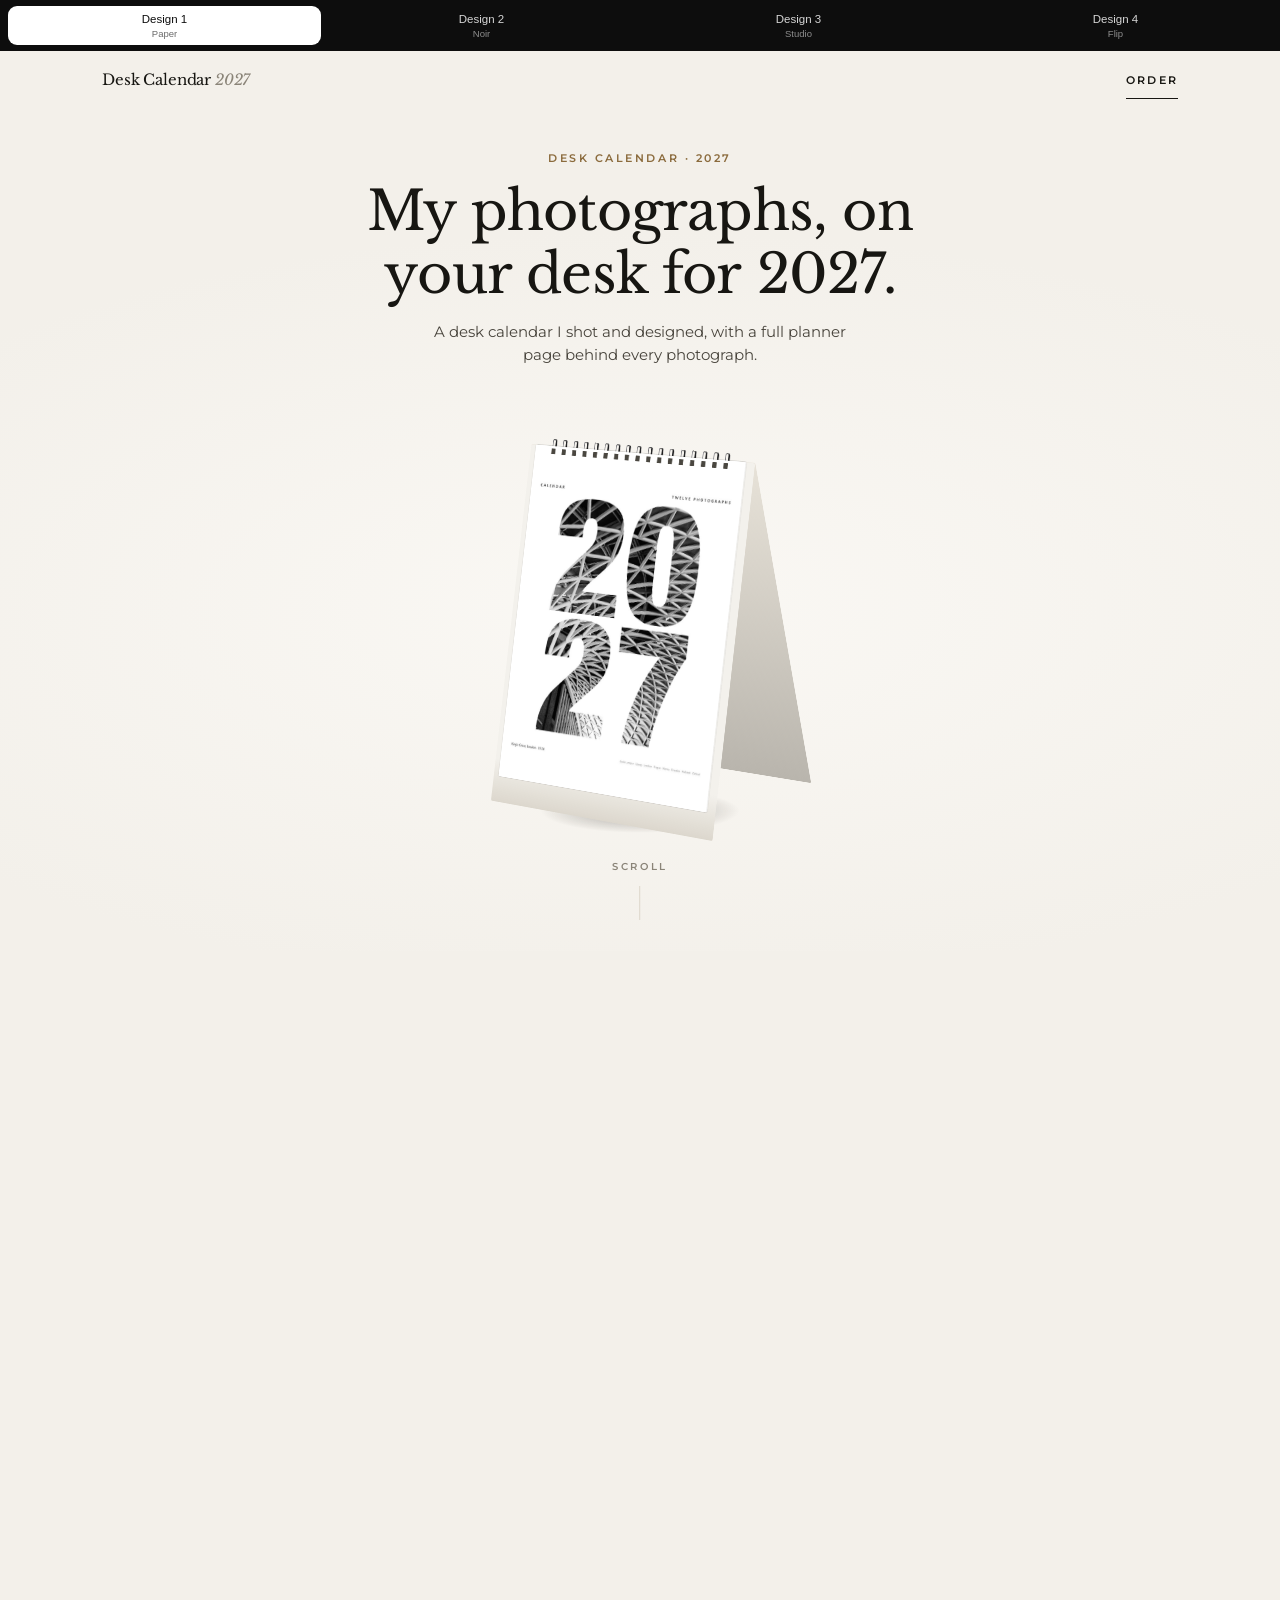
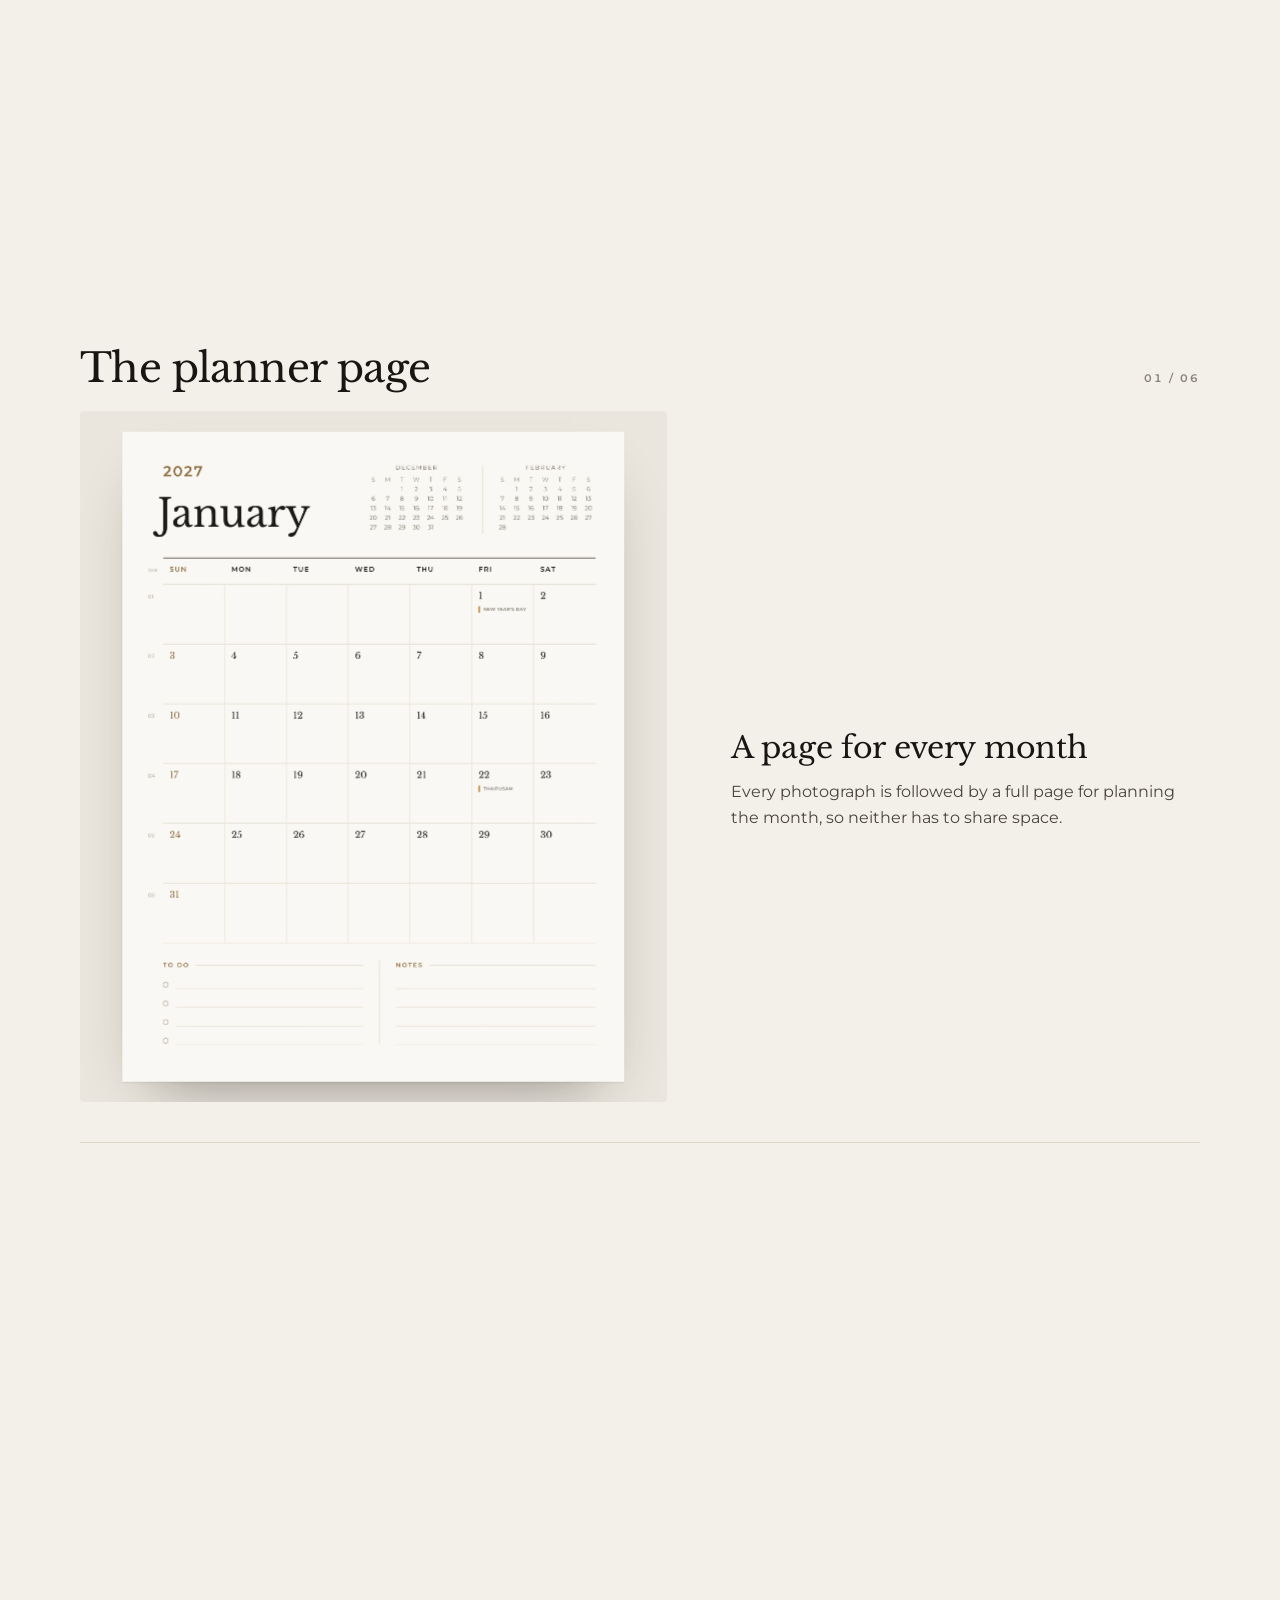
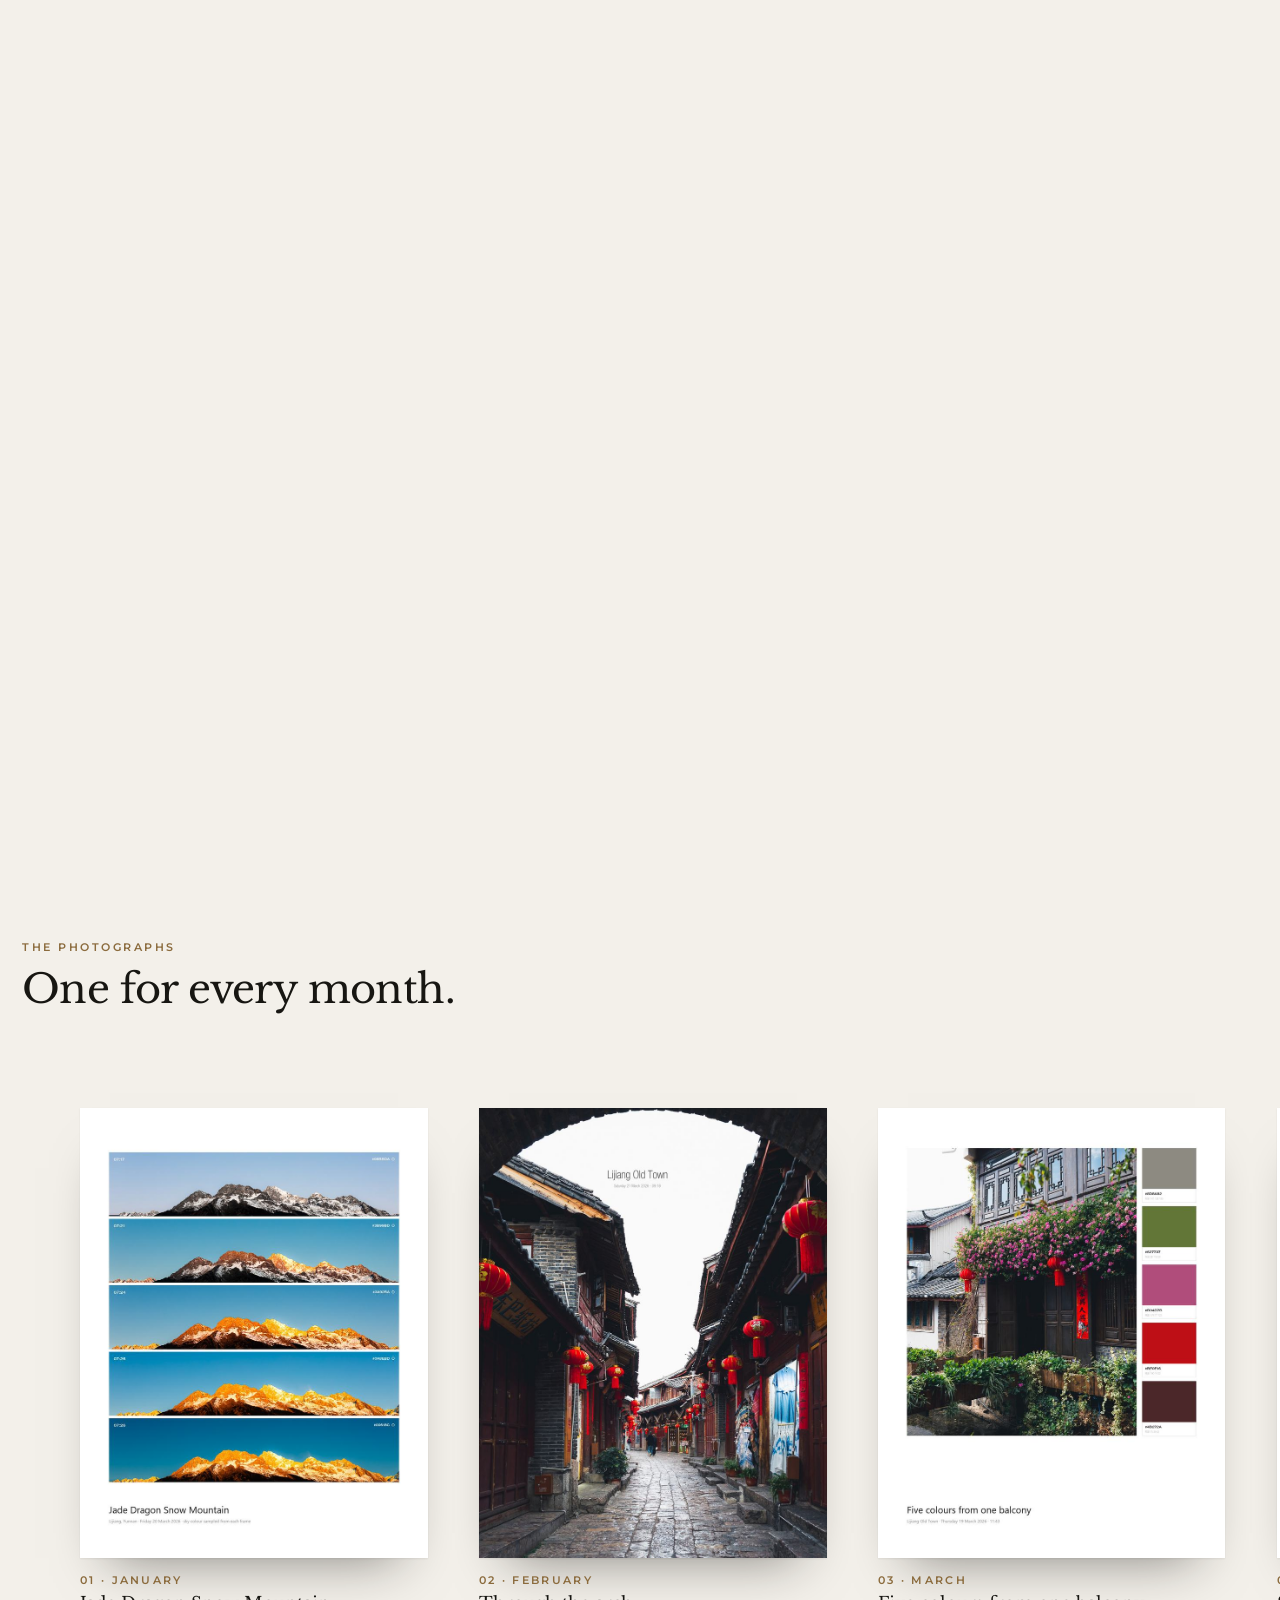
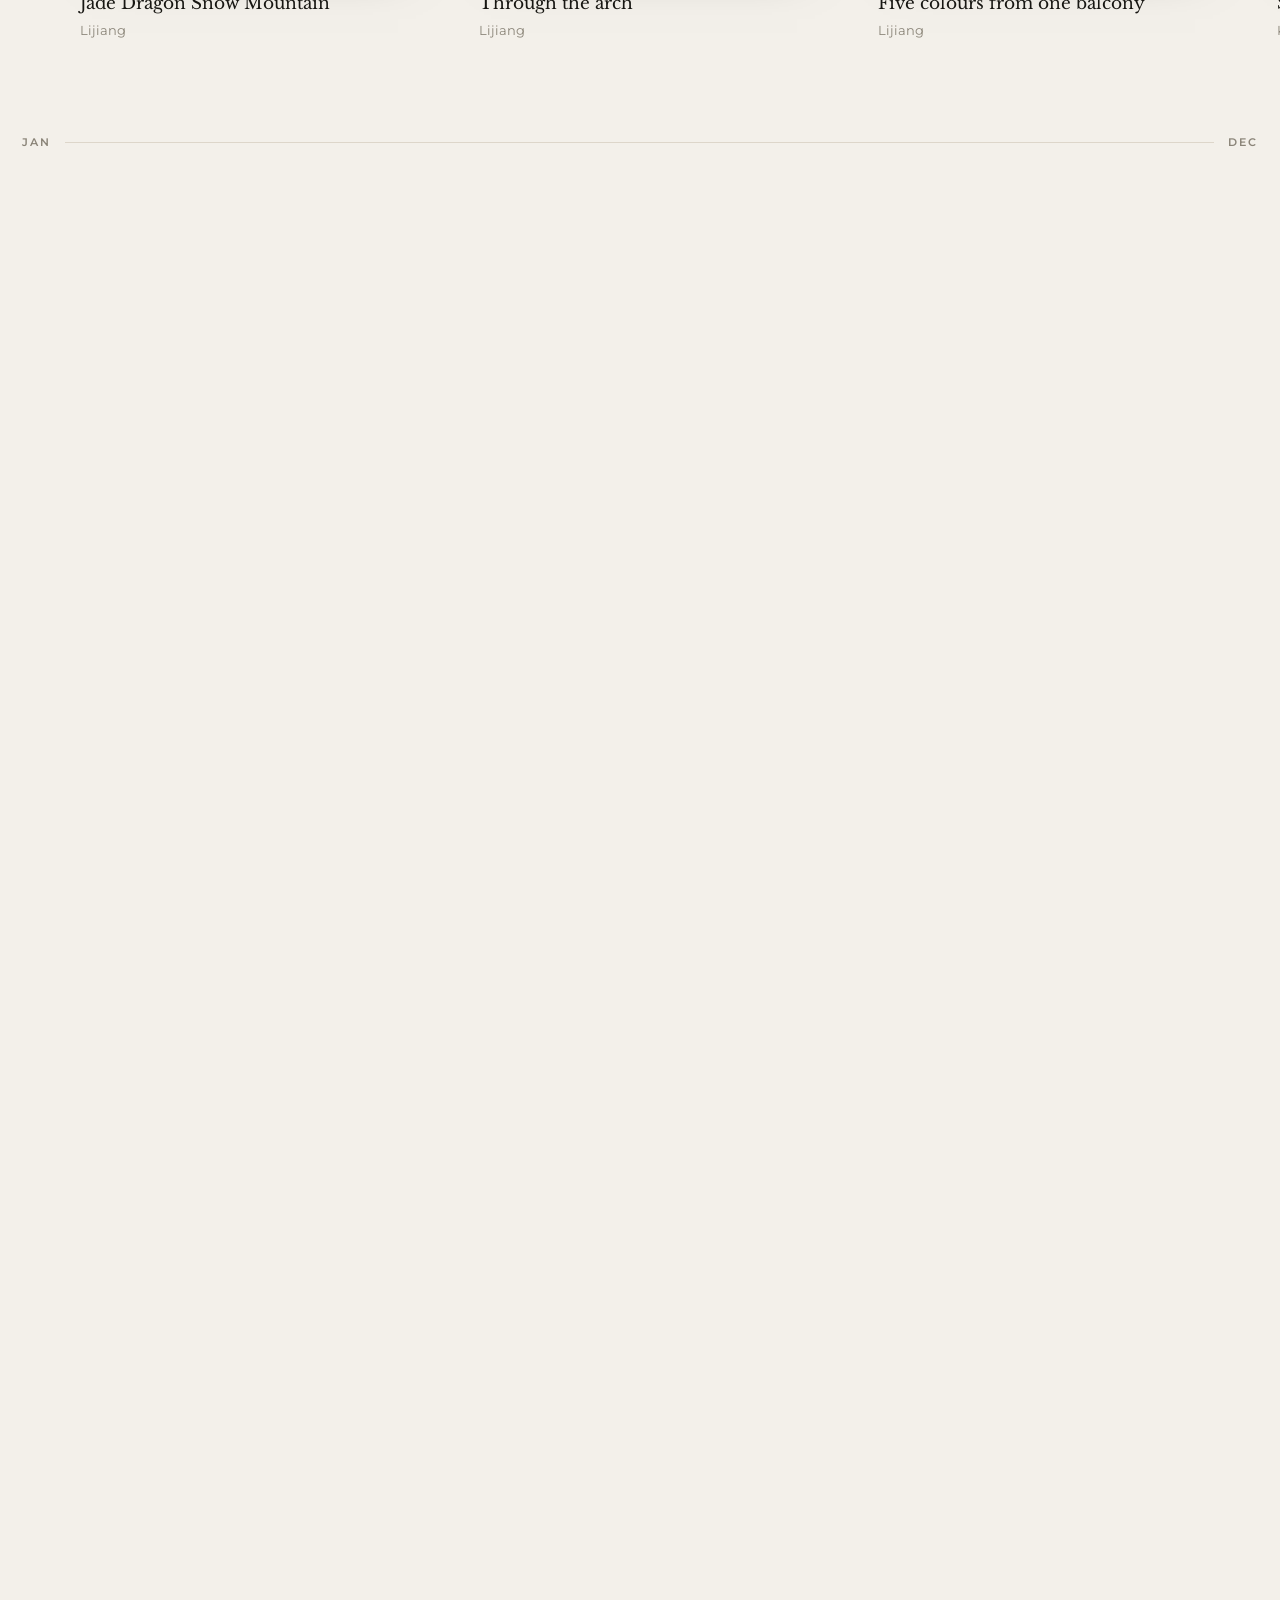
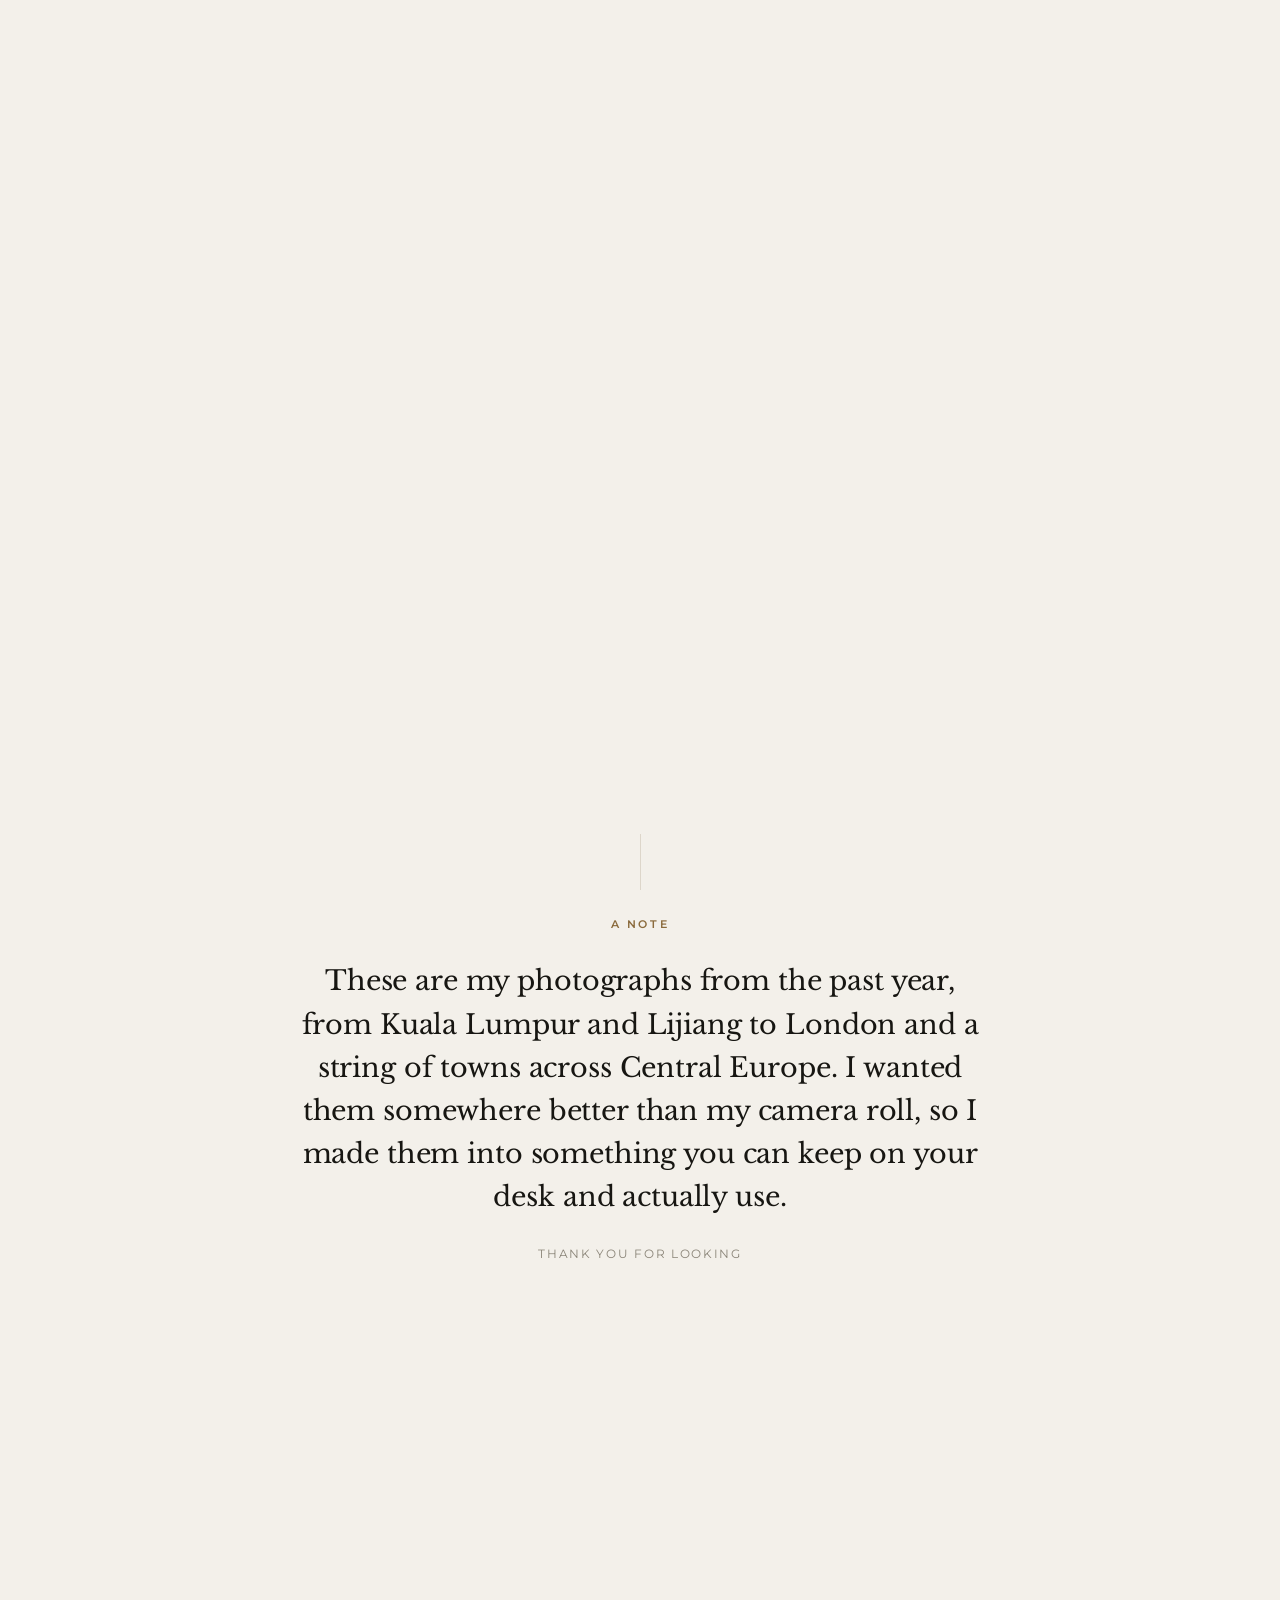
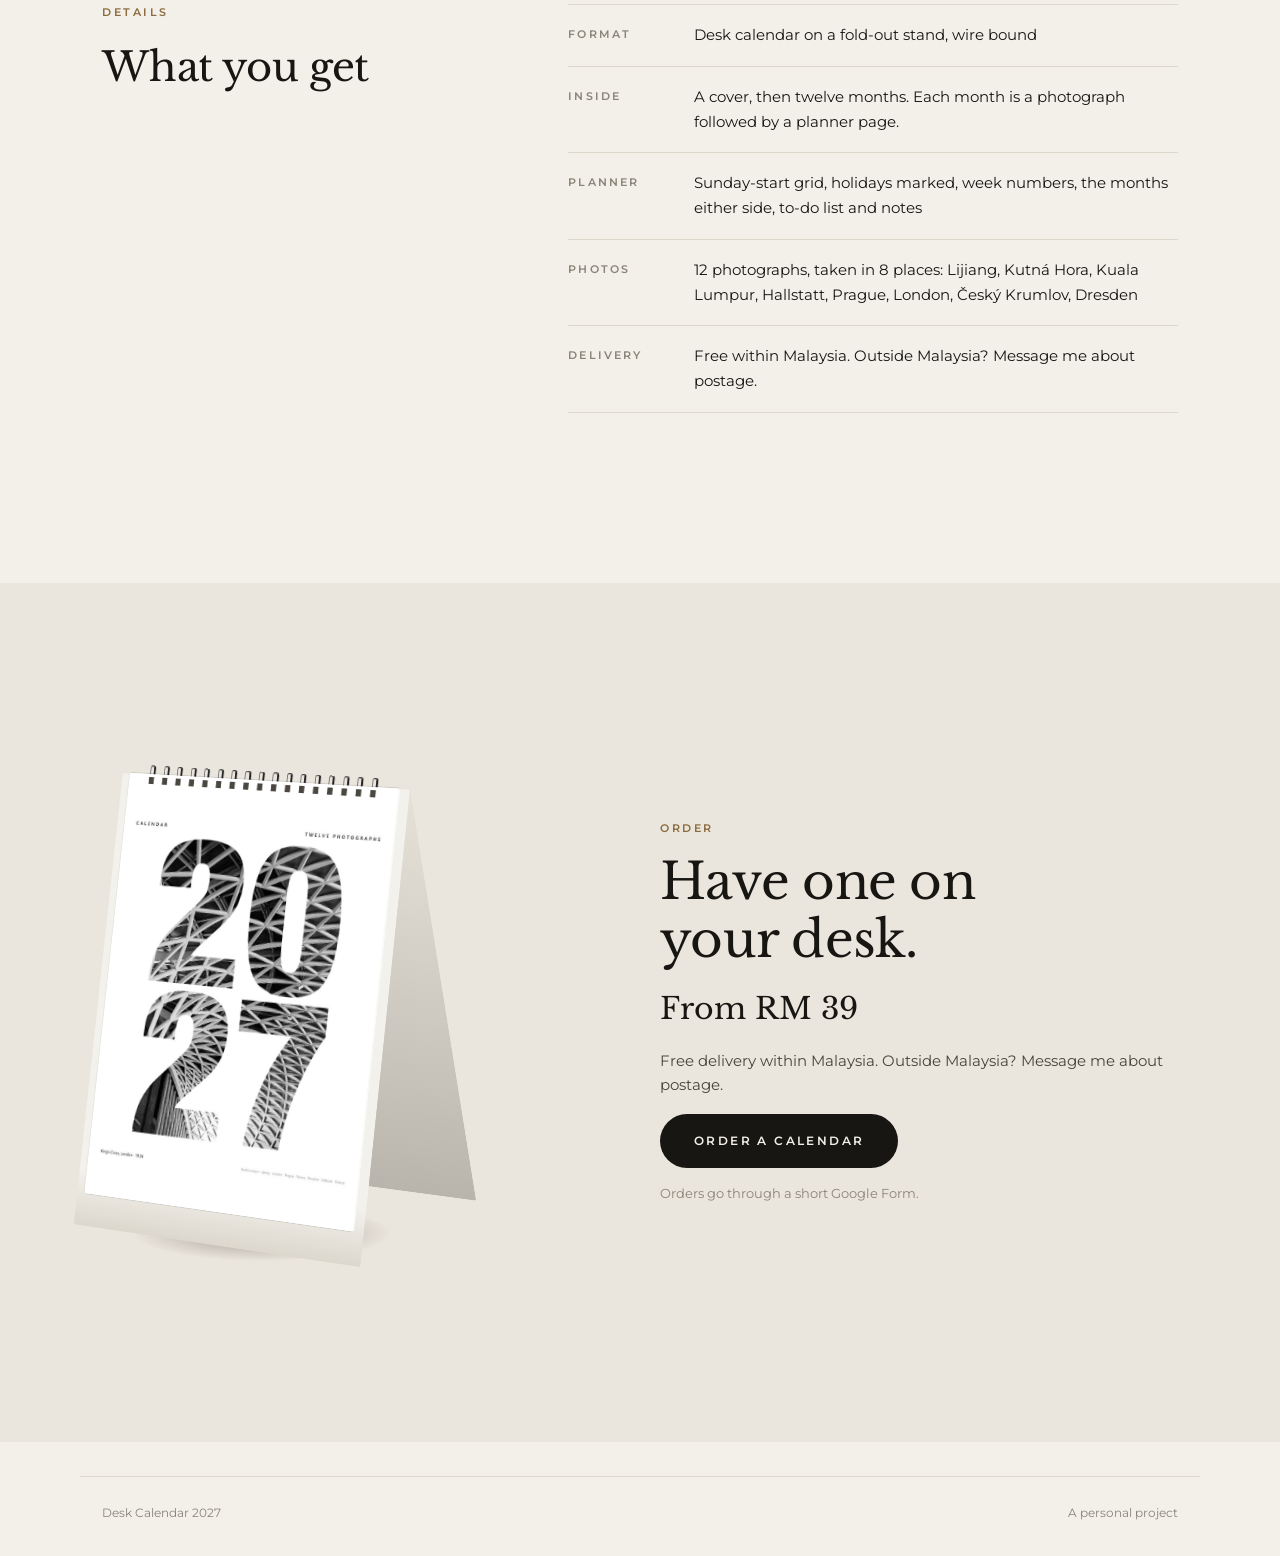
<file: index.html>
<!DOCTYPE html>
<html lang="en">
<head>
  <meta charset="UTF-8">
  <meta name="viewport" content="width=device-width, initial-scale=1, viewport-fit=cover">
  <title>Desk Calendar 2027</title>
  <meta name="description" content="A desk calendar of my photographs for 2027, with a full planner page behind every photograph. Free delivery within Malaysia.">
  <meta name="theme-color" content="#f3f0ea">
  <!-- Link previews: replace the relative image path with the full https:// address once the domain is live. -->
  <meta property="og:title" content="Desk Calendar 2027">
  <meta property="og:description" content="My photographs, on your desk for 2027.">
  <meta property="og:image" content="assets/cover.jpg">
  <link rel="preconnect" href="https://fonts.googleapis.com">
  <link rel="preconnect" href="https://fonts.gstatic.com" crossorigin>
  <link rel="stylesheet" href="https://fonts.googleapis.com/css2?family=Libre+Baskerville:ital,wght@0,400;1,400&family=Montserrat:wght@400;500;600&display=swap">
  <link rel="stylesheet" href="assets/css/calendar3d.css">
  <style>
    /* ------------------------------------------------------------ review tabs (remove once a design is chosen) */
    .review { position: relative; z-index: 60; display: flex; gap: 4px; padding: calc(6px + env(safe-area-inset-top, 0px)) max(8px, env(safe-area-inset-right, 0px)) 6px max(8px, env(safe-area-inset-left, 0px)); background: #0d0d0d; font: 500 11.5px/1 -apple-system, BlinkMacSystemFont, "Segoe UI", Roboto, sans-serif; }
    .review a { flex: 1; display: grid; gap: 3px; justify-items: center; padding: 8px 4px 7px; border-radius: 9px; color: #d6d6d6; text-decoration: none; -webkit-tap-highlight-color: transparent; }
    .review a small { font-size: 9.5px; color: #8d8d8d; }
    .review a[aria-current] { background: #fff; color: #0d0d0d; }
    .review a[aria-current] small { color: #6b6b6b; }

    /* ------------------------------------------------------------ tokens */
    :root {
      --paper: #f3f0ea;
      --paper-2: #ebe6dd;
      --ink: #171612;
      --ink-2: #48443c;
      --muted: #8a8478;
      --line: #ddd6ca;
      --brass: #8b6b3d;
      --serif: "Libre Baskerville", Georgia, "Times New Roman", serif;
      --sans: "Montserrat", "Segoe UI", system-ui, -apple-system, sans-serif;
      --gutter: max(22px, env(safe-area-inset-left, 0px));
      --nav: 58px;
      color-scheme: light;
    }
    *, *::before, *::after { box-sizing: border-box; }
    html { -webkit-text-size-adjust: 100%; }
    body { margin: 0; background: var(--paper); color: var(--ink); font-family: var(--sans); font-size: 15px; line-height: 1.65; -webkit-font-smoothing: antialiased; overflow-x: clip; }
    img { display: block; max-width: 100%; height: auto; }
    a { color: inherit; -webkit-tap-highlight-color: transparent; }
    h1, h2, h3, p { margin: 0; }
    h1, h2 { font-family: var(--serif); font-weight: 400; letter-spacing: -.015em; text-wrap: balance; }
    .eyebrow { font-size: 10.5px; font-weight: 600; letter-spacing: .24em; text-transform: uppercase; color: var(--brass); }
    .wrap { max-width: 1120px; margin: 0 auto; padding: 0 var(--gutter); }
    :focus-visible { outline: 1.5px solid var(--brass); outline-offset: 4px; }

    /* ------------------------------------------------------------ nav */
    .nav { position: sticky; top: 0; z-index: 50; height: var(--nav); transition: background-color .5s, box-shadow .5s; }
    .nav.solid { background: rgba(243,240,234,.86); -webkit-backdrop-filter: saturate(150%) blur(18px); backdrop-filter: saturate(150%) blur(18px); box-shadow: 0 .5px 0 var(--line); }
    .nav .wrap { height: 100%; display: flex; align-items: center; justify-content: space-between; }
    .mark { font-family: var(--serif); font-size: 15px; text-decoration: none; letter-spacing: -.01em; }
    .mark i { color: var(--muted); font-style: italic; }
    .nav-order { font-size: 11px; font-weight: 600; letter-spacing: .2em; text-transform: uppercase; text-decoration: none; padding: 10px 0 8px; border-bottom: 1px solid currentColor; }

    /* ------------------------------------------------------------ pinned scenes */
    .pin { position: sticky; top: 0; height: 100vh; height: 100svh; overflow: hidden; }

    /* hero */
    .hero { height: 380vh; height: 380svh; margin-top: calc(var(--nav) * -1); }
    .hero .pin { background: radial-gradient(120% 70% at 50% 62%, #faf8f4 0%, var(--paper) 60%); }
    .hero-text { position: absolute; left: 0; right: 0; top: calc(var(--nav) + 4.5svh); padding: 0 var(--gutter); text-align: center; display: grid; justify-items: center; gap: 14px; will-change: transform, opacity; }
    .hero h1 { font-size: clamp(29px, 7.6vw, 54px); line-height: 1.16; max-width: 15em; }
    .hero .sub { color: var(--ink-2); font-size: 14.5px; max-width: 30em; }
    .hero-cal { position: absolute; inset: 0; display: grid; place-items: center; will-change: transform; }
    .hero-cal .c3 { --w: min(60vw, 33svh, 320px); }
    .cap { position: absolute; left: 0; right: 0; bottom: calc(6.5svh + env(safe-area-inset-bottom, 0px)); padding: 0 var(--gutter); text-align: center; font-family: var(--serif); font-style: italic; font-size: clamp(19px, 5vw, 28px); line-height: 1.35; opacity: 0; will-change: opacity, transform; }
    .cue { position: absolute; left: 50%; bottom: calc(3.5svh + env(safe-area-inset-bottom, 0px)); transform: translateX(-50%); display: grid; justify-items: center; gap: 10px; font-size: 10px; font-weight: 600; letter-spacing: .26em; text-transform: uppercase; color: var(--muted); }
    .cue i { width: 1px; height: 34px; background: linear-gradient(var(--line), var(--line)); position: relative; overflow: hidden; }
    .cue i::after { content: ""; position: absolute; left: 0; top: -40%; width: 100%; height: 40%; background: var(--ink); animation: drip 2.2s cubic-bezier(.6,0,.3,1) infinite; }
    @keyframes drip { to { transform: translateY(350%); } }

    /* planner tour */
    .tour { height: 600vh; height: 600svh; }
    .tour .pin { display: grid; grid-template-rows: auto minmax(0, 1fr) auto; padding-top: calc(var(--nav) + 10px); }
    .tour-head { display: flex; justify-content: space-between; align-items: baseline; padding: 0 var(--gutter) 12px; }
    .tour-head h2 { font-size: clamp(24px, 6.4vw, 40px); line-height: 1.15; }
    .count { font-size: 11px; font-weight: 600; letter-spacing: .18em; color: var(--muted); font-variant-numeric: tabular-nums; }
    .tour-view { position: relative; margin: 0 var(--gutter); overflow: hidden; border-radius: 4px; background: var(--paper-2); }
    .tour-frame { position: absolute; left: 0; top: 0; transform-origin: 0 0; will-change: transform; box-shadow: 0 1px 2px rgba(23,22,18,.08), 0 30px 60px -30px rgba(23,22,18,.45); }
    .tour-frame img { width: 100%; aspect-ratio: 700 / 905; }
    .tour-caps { position: relative; height: 148px; margin: 0 var(--gutter); }
    .tcap { position: absolute; inset: 22px 0 0; display: grid; align-content: start; gap: 6px; opacity: 0; will-change: opacity, transform; }
    .tcap h3 { font-family: var(--serif); font-weight: 400; font-size: 21px; letter-spacing: -.01em; }
    .tcap p { color: var(--ink-2); font-size: 14.5px; max-width: 34em; }
    .tour-bar { height: 1px; margin: 0 var(--gutter) calc(18px + env(safe-area-inset-bottom, 0px)); background: var(--line); }
    .tour-bar i { display: block; height: 100%; background: var(--ink); transform-origin: 0 0; transform: scaleX(0); will-change: transform; }

    /* photographs: a horizontal track that moves as you scroll down */
    .photos .pin { display: grid; grid-template-columns: 100%; grid-template-rows: auto minmax(0, 1fr) auto; padding-top: calc(var(--nav) + 10px); background: var(--paper); }
    .photos-head { padding: 0 var(--gutter) 22px; display: grid; gap: 10px; }
    .photos-head h2 { font-size: clamp(24px, 6.4vw, 40px); line-height: 1.15; }
    .track { justify-self: start; display: flex; align-items: center; gap: 7vw; padding: 0 var(--gutter); width: max-content; will-change: transform; }
    .card { width: min(70vw, 46svh * .7727, 400px); display: grid; gap: 14px; }
    .card .print { background: #fff; aspect-ratio: 800 / 1035; box-shadow: 0 1px 2px rgba(23,22,18,.08), 0 30px 50px -30px rgba(23,22,18,.5); overflow: hidden; }
    .card .print img { width: 100%; height: 100%; object-fit: cover; }
    .card .meta { display: grid; gap: 4px; }
    .card .mo { font-size: 10.5px; font-weight: 600; letter-spacing: .22em; text-transform: uppercase; color: var(--brass); }
    .card .tt { font-family: var(--serif); font-size: 17px; line-height: 1.3; }
    .card .pl { font-size: 13px; color: var(--muted); }
    .photos-foot { display: flex; align-items: center; gap: 14px; padding: 18px var(--gutter) calc(20px + env(safe-area-inset-bottom, 0px)); font-size: 10.5px; font-weight: 600; letter-spacing: .2em; color: var(--muted); }
    .photos-foot .line { flex: 1; height: 1px; background: var(--line); }
    .photos-foot .line i { display: block; height: 100%; background: var(--ink); transform-origin: 0 0; transform: scaleX(0); will-change: transform; }

    /* plain sections */
    .sec { padding: 120px 0; }
    .note { text-align: center; }
    .note .wrap { display: grid; justify-items: center; gap: 26px; }
    .note p.body { font-family: var(--serif); font-size: clamp(19px, 5vw, 27px); line-height: 1.6; max-width: 26em; letter-spacing: -.005em; }
    .note .sig { font-size: 12px; letter-spacing: .14em; text-transform: uppercase; color: var(--muted); }
    .rule { width: 1px; height: 56px; background: var(--line); }

    .details h2 { font-size: clamp(24px, 6.4vw, 40px); margin: 12px 0 34px; }
    .spec { margin: 0; border-top: 1px solid var(--line); }
    .spec div { display: grid; grid-template-columns: 7.2em minmax(0, 1fr); gap: 18px; padding: 18px 0; border-bottom: 1px solid var(--line); }
    .spec dt { font-size: 10.5px; font-weight: 600; letter-spacing: .2em; text-transform: uppercase; color: var(--muted); padding-top: 3px; }
    .spec dd { margin: 0; font-size: 15px; color: var(--ink); }

    .order { background: var(--paper-2); overflow: hidden; }
    .order .wrap { display: grid; gap: 40px; justify-items: center; text-align: center; }
    .order-cal .c3 { --w: min(54vw, 300px); }
    .order h2 { font-size: clamp(28px, 7.4vw, 50px); line-height: 1.15; }
    .order .price { font-family: var(--serif); font-size: 30px; }
    .order .ship { color: var(--ink-2); font-size: 14.5px; }
    .order .copy { display: grid; gap: 16px; justify-items: center; }
    .btn { display: inline-flex; align-items: center; justify-content: center; gap: 12px; min-height: 54px; padding: 0 34px; border-radius: 999px; background: var(--ink); color: var(--paper); text-decoration: none; font-size: 12px; font-weight: 600; letter-spacing: .2em; text-transform: uppercase; transition: transform .3s cubic-bezier(.2,.8,.2,1), background-color .3s; }
    .btn:active { transform: scale(.97); }
    @media (hover: hover) { .btn:hover { background: #000; } }
    .fine { font-size: 12.5px; color: var(--muted); }

    footer { padding: 34px 0 calc(34px + env(safe-area-inset-bottom, 0px)); font-size: 12px; color: var(--muted); }
    footer .wrap { display: flex; justify-content: space-between; gap: 12px; flex-wrap: wrap; border-top: 1px solid var(--line); padding-top: 26px; }

    [data-reveal] { opacity: 0; transform: translateY(24px); transition: opacity 1.1s cubic-bezier(.2,.75,.2,1), transform 1.1s cubic-bezier(.2,.75,.2,1); transition-delay: var(--d, 0s); }
    [data-reveal].in { opacity: 1; transform: none; }

    .toast { position: fixed; left: 50%; top: calc(70px + env(safe-area-inset-top, 0px)); z-index: 80; transform: translate(-50%, -10px); opacity: 0; background: var(--ink); color: var(--paper); padding: 11px 18px; border-radius: 999px; font-size: 13px; transition: opacity .3s, transform .4s; pointer-events: none; }
    .toast.show { opacity: 1; transform: translate(-50%, 0); }

    @media (min-width: 900px) {
      .hero h1 { max-width: 13em; }
      .tour .pin { grid-template-columns: minmax(0, 1.25fr) minmax(0, 1fr); grid-template-rows: auto minmax(0, 1fr) auto; column-gap: 64px; padding-left: max(var(--gutter), calc((100vw - 1120px) / 2)); padding-right: max(var(--gutter), calc((100vw - 1120px) / 2)); }
      .tour-head { grid-column: 1 / -1; padding: 6px 0 20px; }
      .tour-view { margin: 0 0 40px; }
      .tour-caps { margin: 0; height: auto; align-self: center; }
      .tcap { inset: auto 0; top: 50%; transform: translateY(-50%); }
      .tcap h3 { font-size: 30px; }
      .tcap p { font-size: 16px; }
      .tour-bar { grid-column: 1 / -1; margin: 0 0 28px; }
      .card { width: min(30vw, 50svh * .7727, 400px); }
      .track { gap: 4vw; padding-left: max(var(--gutter), calc((100vw - 1120px) / 2)); }
      .details .wrap { display: grid; grid-template-columns: minmax(0, .8fr) minmax(0, 1.2fr); gap: 60px; }
      .order .wrap { grid-template-columns: 1fr 1fr; text-align: left; justify-items: start; align-items: center; }
      .order .copy { justify-items: start; }
      .sec { padding: 170px 0; }
    }
    @media (prefers-reduced-motion: reduce) { .cue i::after, .cue::after, .scroll-hint svg { animation: none; } }
  </style>
</head>
<body>
  <nav class="review" aria-label="Design options">
    <a href="index.html" aria-current="page">Design 1<small>Paper</small></a>
    <a href="design-2.html">Design 2<small>Noir</small></a>
    <a href="design-3.html">Design 3<small>Studio</small></a>
    <a href="design-4.html">Design 4<small>Flip</small></a>
  </nav>

  <header class="nav" id="nav">
    <div class="wrap">
      <a class="mark" href="#top">Desk Calendar <i>2027</i></a>
      <a class="nav-order" href="#order">Order</a>
    </div>
  </header>

  <main id="top">
    <section class="hero" id="hero" aria-label="Introduction">
      <div class="pin">
        <div class="hero-text" id="heroText">
          <p class="eyebrow">Desk Calendar · 2027</p>
          <h1>My photographs, on your desk for&nbsp;2027.</h1>
          <p class="sub">A desk calendar I shot and designed, with a full planner page behind every photograph.</p>
        </div>
        <div class="hero-cal" id="heroCalWrap"><div id="heroCal" role="img" aria-label="The desk calendar on its stand, turning from the cover to January"></div></div>
        <p class="cap" id="capA">Each month opens with a photograph,</p>
        <p class="cap" id="capB">then turns to a page for planning.</p>
        <div class="cue" id="cue" aria-hidden="true"><span>Scroll</span><i></i></div>
      </div>
    </section>

    <section class="tour" id="planner" aria-label="The planner page">
      <div class="pin">
        <div class="tour-head"><h2>The planner page</h2><span class="count"><span id="tourNum">01</span> / 06</span></div>
        <div class="tour-view" id="tourView"><div class="tour-frame" id="tourFrame"><img src="assets/planner-jan.webp" width="2000" height="2586" alt="The January 2027 planner page"></div></div>
        <div class="tour-caps" id="tourCaps">
          <div class="tcap"><h3>A page for every month</h3><p>Every photograph is followed by a full page for planning the month, so neither has to share space.</p></div>
          <div class="tcap"><h3>Room to write</h3><p>Big date squares with space for real plans. Weeks start on Sunday.</p></div>
          <div class="tcap"><h3>Holidays, already marked</h3><p>Printed on the day, like New Year's Day and Thaipusam in January.</p></div>
          <div class="tcap"><h3>Last month and next</h3><p>Small calendars of the months either side, for plans that cross a month end.</p></div>
          <div class="tcap"><h3>Week numbers</h3><p>Every row is numbered down the side.</p></div>
          <div class="tcap"><h3>To-do and notes</h3><p>A short list and a notes panel at the foot of every month.</p></div>
        </div>
        <div class="tour-bar"><i id="tourBar"></i></div>
      </div>
    </section>

    <section class="photos" id="photos" aria-label="The photographs">
      <div class="pin">
        <div class="photos-head"><p class="eyebrow">The photographs</p><h2>One for every month.</h2></div>
        <div class="track" id="track"></div>
        <div class="photos-foot"><span>JAN</span><span class="line"><i id="photosBar"></i></span><span>DEC</span></div>
      </div>
    </section>

    <section class="sec note" aria-label="A note">
      <div class="wrap">
        <div class="rule" data-reveal></div>
        <p class="eyebrow" data-reveal>A note</p>
        <p class="body" data-reveal>These are my photographs from the past year, from Kuala Lumpur and Lijiang to London and a string of towns across Central Europe. I wanted them somewhere better than my camera roll, so I made them into something you can keep on your desk and actually use.</p>
        <p class="sig" data-reveal>Thank you for looking</p>
      </div>
    </section>

    <section class="sec details" aria-label="Details">
      <div class="wrap">
        <div data-reveal><p class="eyebrow">Details</p><h2>What you get</h2></div>
        <dl class="spec" data-reveal style="--d:.08s">
          <div><dt>Format</dt><dd>Desk calendar on a fold-out stand, wire bound</dd></div>
          <div><dt>Inside</dt><dd>A cover, then twelve months. Each month is a photograph followed by a planner page.</dd></div>
          <div><dt>Planner</dt><dd>Sunday-start grid, holidays marked, week numbers, the months either side, to-do list and notes</dd></div>
          <div><dt>Photos</dt><dd id="specPhotos">12 photographs</dd></div>
          <div><dt>Delivery</dt><dd>Free within Malaysia. Outside Malaysia? Message me about postage.</dd></div>
        </dl>
      </div>
    </section>

    <section class="sec order" id="order" aria-label="Order">
      <div class="wrap">
        <div class="order-cal" id="orderCalScene"><div id="orderCal" role="img" aria-label="The desk calendar showing its cover"></div></div>
        <div class="copy">
          <p class="eyebrow" data-reveal>Order</p>
          <h2 data-reveal>Have one on your desk.</h2>
          <p class="price" data-reveal>From RM 39</p>
          <p class="ship" data-reveal>Free delivery within Malaysia. Outside Malaysia? Message me about postage.</p>
          <a class="btn" href="#order" data-order="final" data-reveal>Order a calendar</a>
          <p class="fine" data-reveal>Orders go through a short Google Form.</p>
        </div>
      </div>
    </section>
  </main>

  <footer><div class="wrap"><span>Desk Calendar 2027</span><span>A personal project</span></div></footer>
  <div class="toast" id="toast" role="status" aria-live="polite"></div>

  <script src="assets/js/content.js"></script>
  <script src="assets/js/motion.js"></script>
  <script>
  (function () {
    const { scene, seg, lerp, ease, clamp, Calendar3D, PlannerTour } = Motion;
    const $ = s => document.querySelector(s);
    const toast = $("#toast"); let tt;
    wireOrderLinks(m => { toast.textContent = m; toast.classList.add("show"); clearTimeout(tt); tt = setTimeout(() => toast.classList.remove("show"), 2400); });

    /* nav turns solid once the page moves */
    const nav = $("#nav");
    addEventListener("scroll", () => nav.classList.toggle("solid", scrollY > 60), { passive: true });

    /* ------------------------------------------------------------ hero: the calendar turns, then flips to January */
    const cal = Calendar3D($("#heroCal"), { sheets: CAL.SHEETS, stand: "light" });
    const text = $("#heroText"), wrap = $("#heroCalWrap"), capA = $("#capA"), capB = $("#capB"), cue = $("#cue");
    let H = innerHeight;
    addEventListener("resize", () => { H = innerHeight; });
    scene($("#hero"), p => {
      const intro = ease.inOut(seg(p, 0, .17));
      text.style.opacity = (1 - seg(p, 0, .1)).toFixed(3);
      text.style.transform = `translate3d(0, ${(-36 * intro).toFixed(1)}px, 0)`;
      cue.style.opacity = (1 - seg(p, 0, .04)).toFixed(3);
      const y = lerp(H * .15, H * .02, intro), s = lerp(.8, 1.06, intro) + seg(p, .17, 1) * .05;
      wrap.style.transform = `translate3d(0, ${y.toFixed(1)}px, 0) scale(${s.toFixed(4)})`;
      cal.view({ ry: lerp(-30, -5, intro) + seg(p, .17, 1) * 11, rx: lerp(-11, -8, intro) });
      cal.ground(1, 1 - .12 * Math.abs(lerp(-30, -5, intro)) / 30);
      cal.flip(0, ease.inOut(seg(p, .2, .44)));
      cal.flip(1, ease.inOut(seg(p, .56, .8)));
      const a = seg(p, .3, .37) * (1 - seg(p, .56, .62)), b = seg(p, .7, .77);
      capA.style.opacity = a.toFixed(3); capA.style.transform = `translate3d(0, ${(1 - seg(p, .3, .37)) * 12}px, 0)`;
      capB.style.opacity = b.toFixed(3); capB.style.transform = `translate3d(0, ${(1 - b) * 12}px, 0)`;
    });

    /* ------------------------------------------------------------ planner tour */
    const STEPS = [[0, 0, 700, 905], [40, 172, 420, 250], [466, 205, 206, 96], [332, 36, 342, 112], [22, 182, 150, 200], [44, 724, 384, 136]];
    const tour = PlannerTour({ view: $("#tourView"), frame: $("#tourFrame"), steps: STEPS, maxScale: matchMedia("(min-width: 900px)").matches ? 2.6 : 3.4 });
    const caps = [...document.querySelectorAll(".tcap")], tourNum = $("#tourNum"), tourBar = $("#tourBar");
    let shown = -1;
    scene($("#planner"), p => {
      const at = tour.update(seg(p, .02, .96));
      caps.forEach((c, k) => {
        const d = Math.abs(at - k), o = clamp(1 - d * 2.6);
        c.style.opacity = o.toFixed(3);
        c.style.transform = `translate3d(0, ${((at - k) * -18).toFixed(1)}px, 0)` + (matchMedia("(min-width: 900px)").matches ? " translateY(-50%)" : "");
      });
      const k = Math.round(at);
      if (k !== shown) { shown = k; tourNum.textContent = String(k + 1).padStart(2, "0"); }
      tourBar.style.transform = `scaleX(${p.toFixed(4)})`;
    });
    addEventListener("resize", () => tour.layout());

    /* ------------------------------------------------------------ photographs: horizontal track */
    const track = $("#track"), photos = $("#photos");
    track.innerHTML = CAL.PAGES.map((pg, i) => `
      <figure class="card" style="margin:0">
        <div class="print"><img src="${pg.file}" width="800" height="1035" alt="${pg.title}, ${pg.place}" decoding="async"></div>
        <figcaption class="meta"><span class="mo">${String(i + 1).padStart(2, "0")} · ${CAL.MONTHS[i]}</span><span class="tt">${pg.title}</span><span class="pl">${pg.place}</span></figcaption>
      </figure>`).join("");
    const places = CAL.places();
    $("#specPhotos").textContent = `12 photographs, taken in ${places.length} places: ${places.join(", ")}`;
    let travel = 0;
    function sizePhotos() {
      travel = Math.max(0, track.scrollWidth - innerWidth);
      photos.style.height = (travel + innerHeight * 1.15) + "px";
    }
    sizePhotos();
    addEventListener("resize", sizePhotos);
    const photosBar = $("#photosBar");
    scene(photos, p => {
      const t = seg(p, .04, .96);
      track.style.transform = `translate3d(${(-travel * t).toFixed(1)}px, 0, 0)`;
      photosBar.style.transform = `scaleX(${t.toFixed(4)})`;
    });

    /* ------------------------------------------------------------ order: the calendar turns slowly as it passes */
    const cal2 = Calendar3D($("#orderCal"), { sheets: [CAL.SHEETS[0]], stand: "light", blanks: 4 });
    scene($("#orderCalScene"), p => { cal2.view({ ry: lerp(-28, 22, p), rx: -9 }); cal2.ground(1, .9); }, "view");

    Motion.ready(document.querySelectorAll(".hero img, .tour img")).then(Motion.measure);
    Motion.reveals();
  })();
  </script>
</body>
</html>
</file>
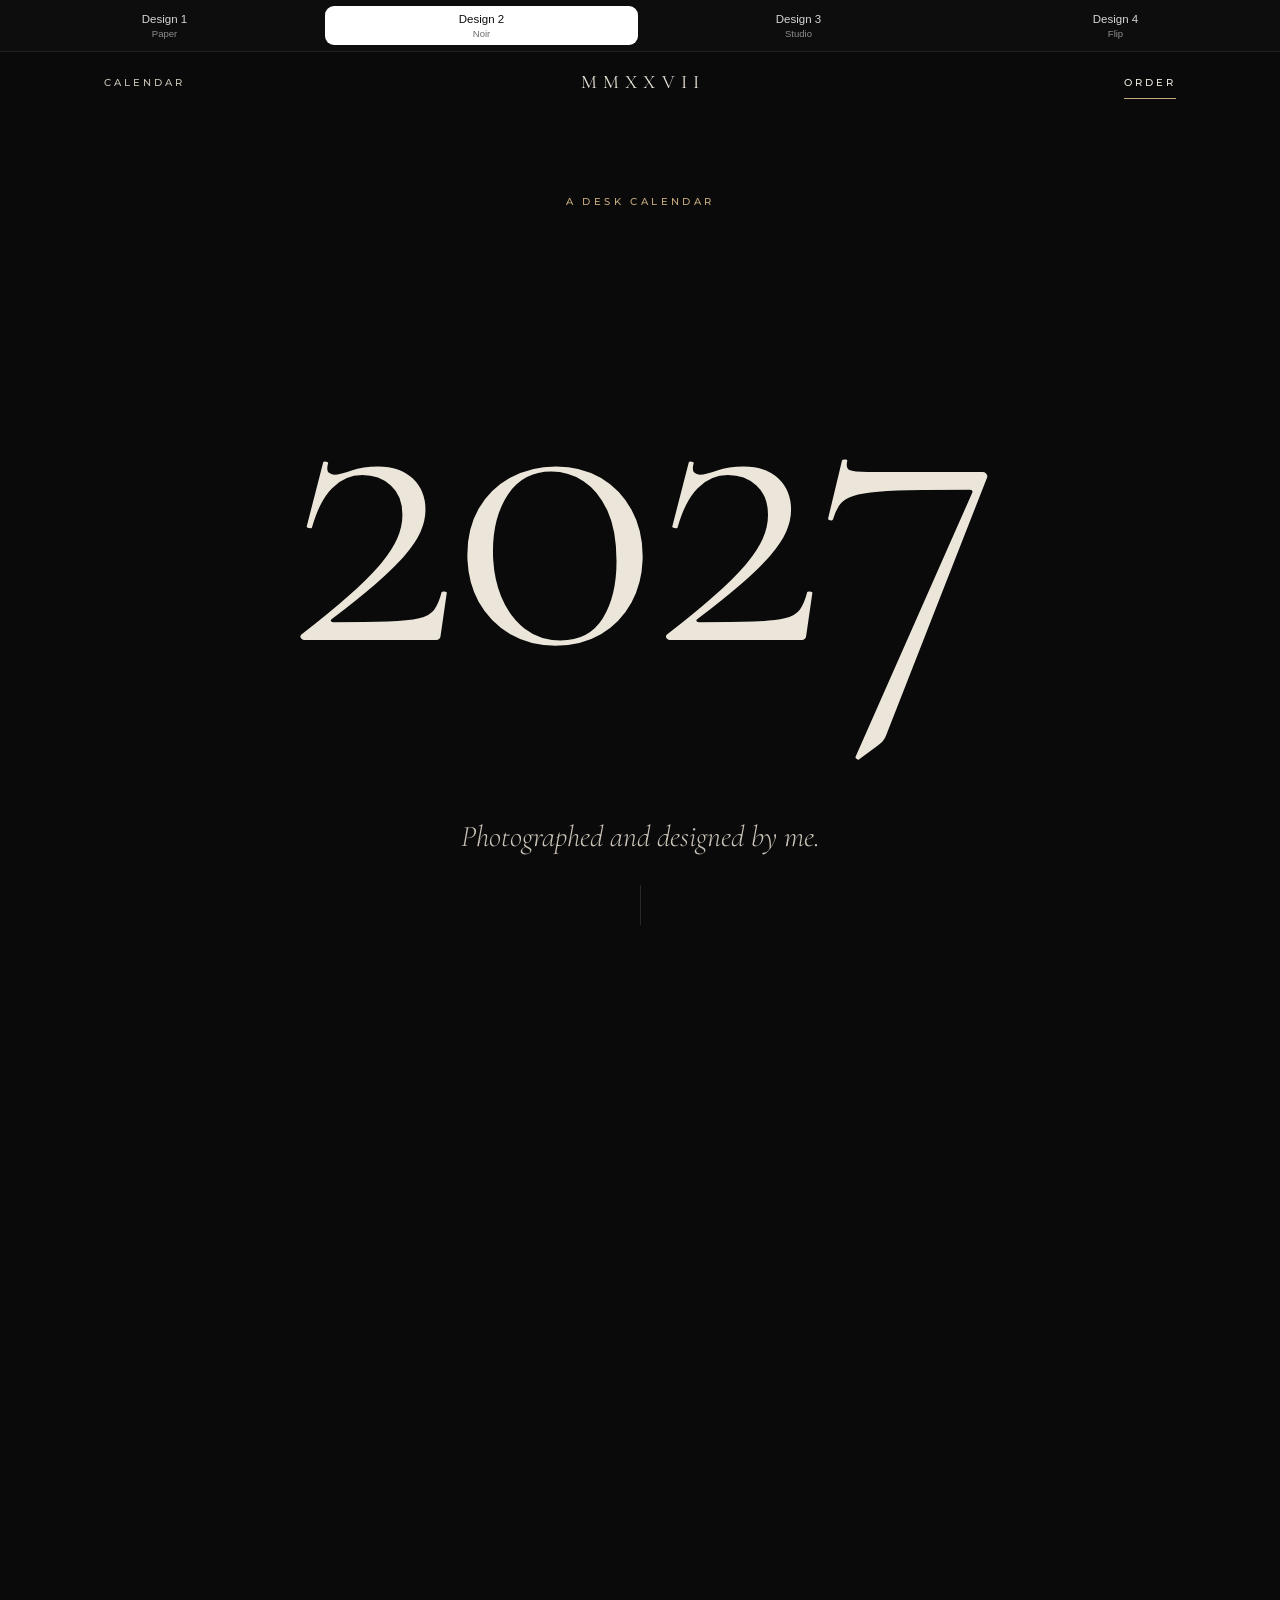
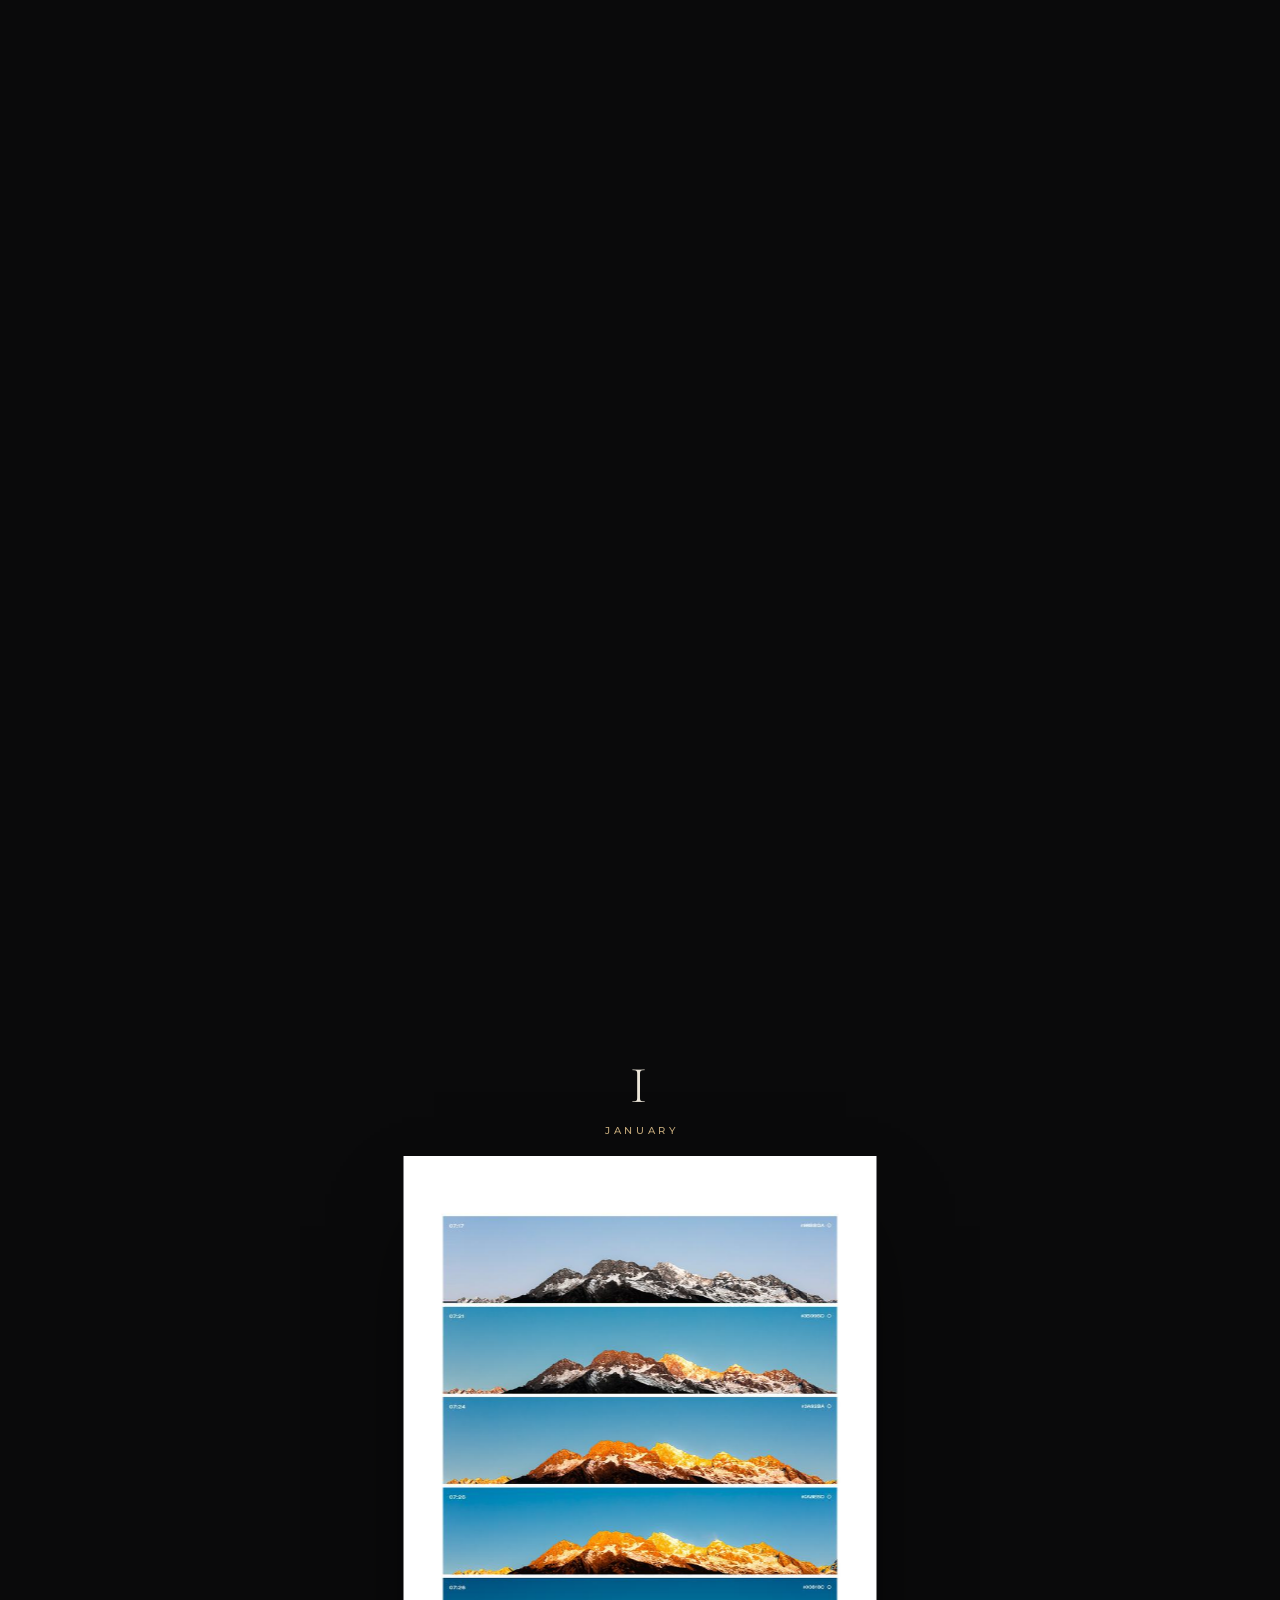
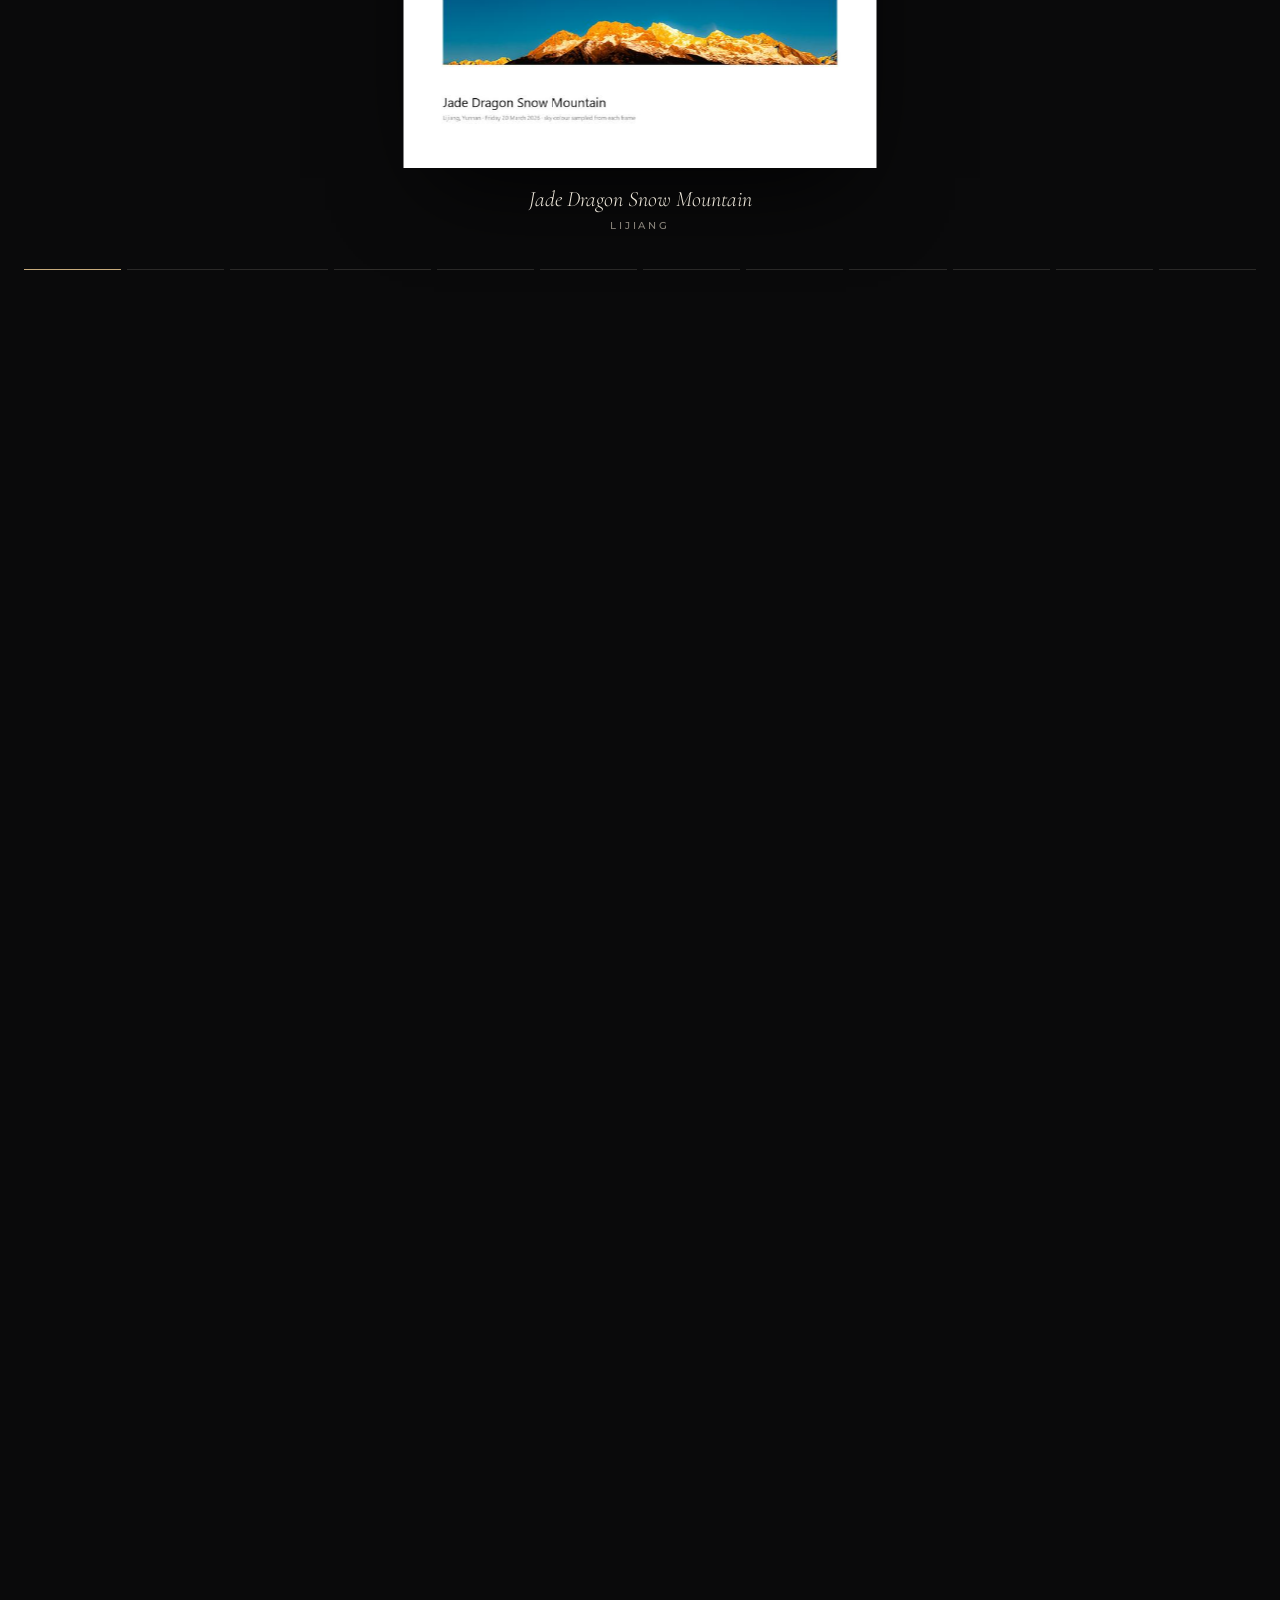
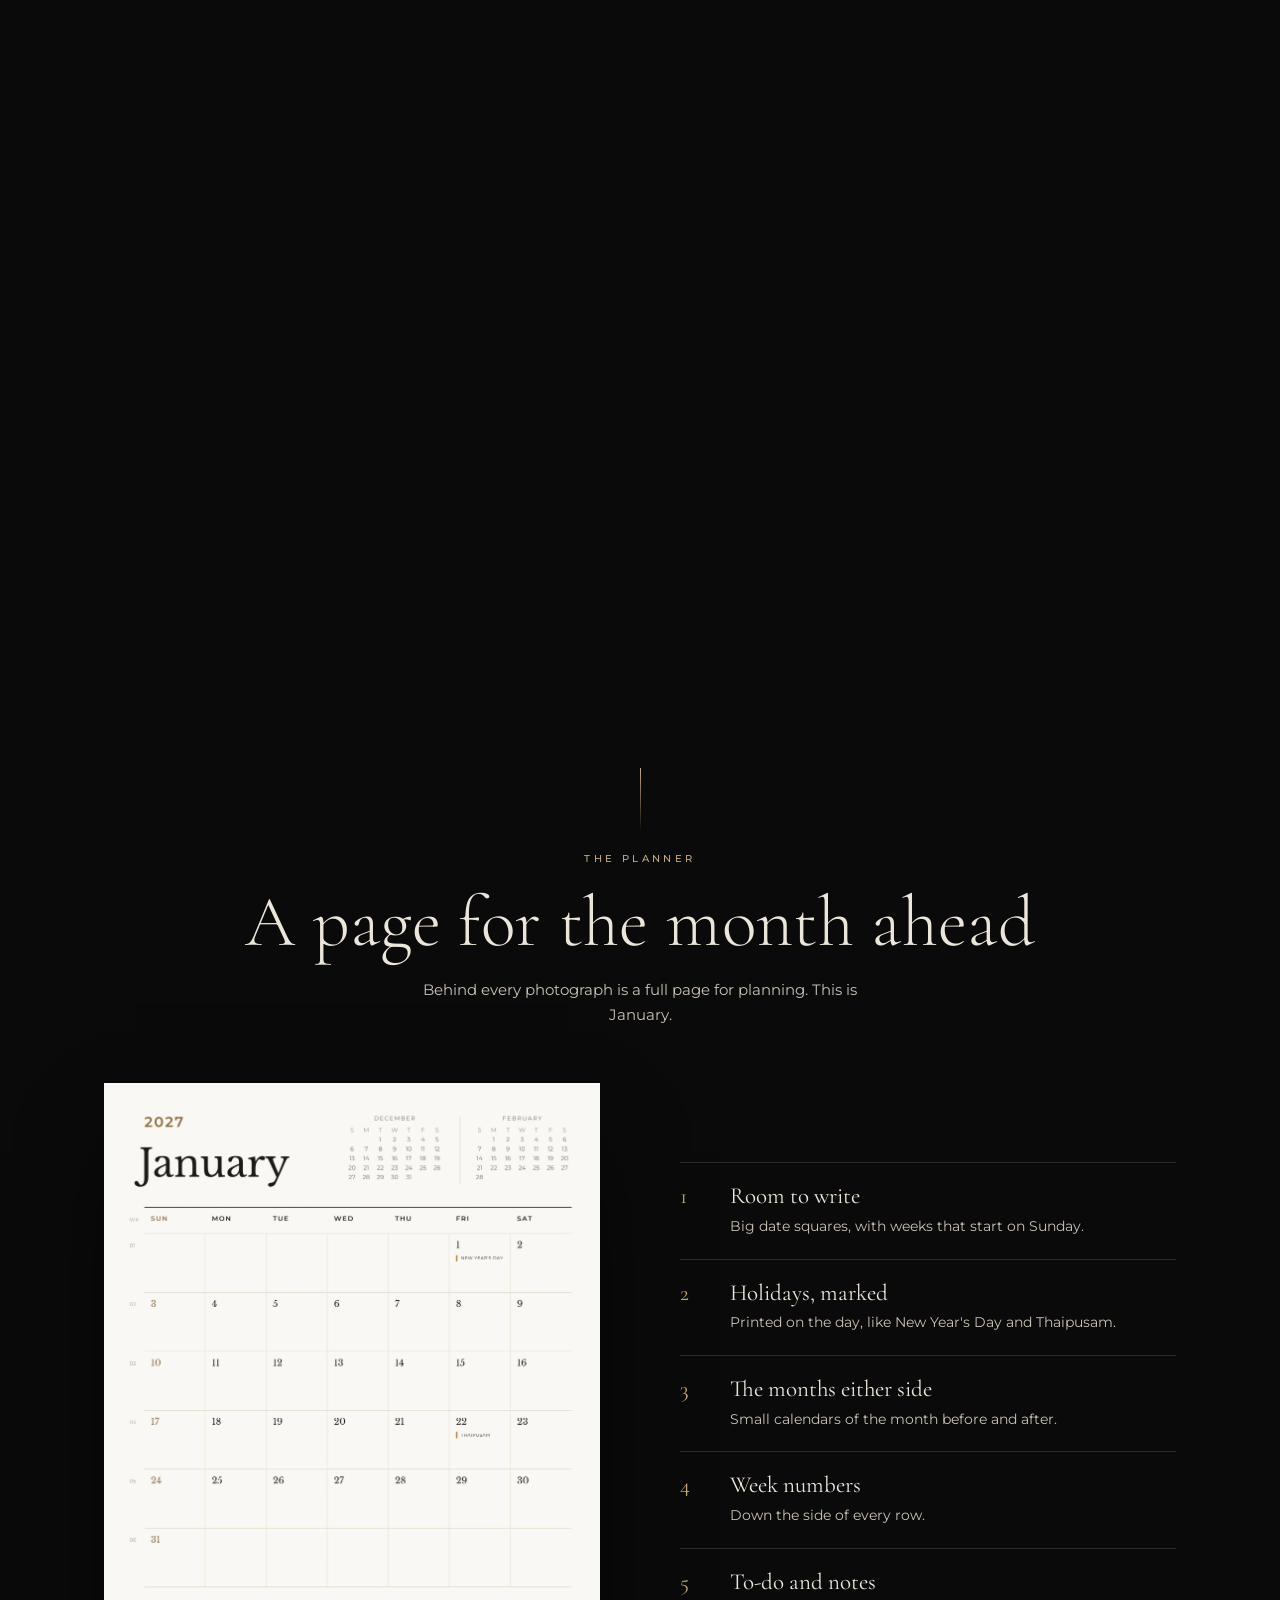
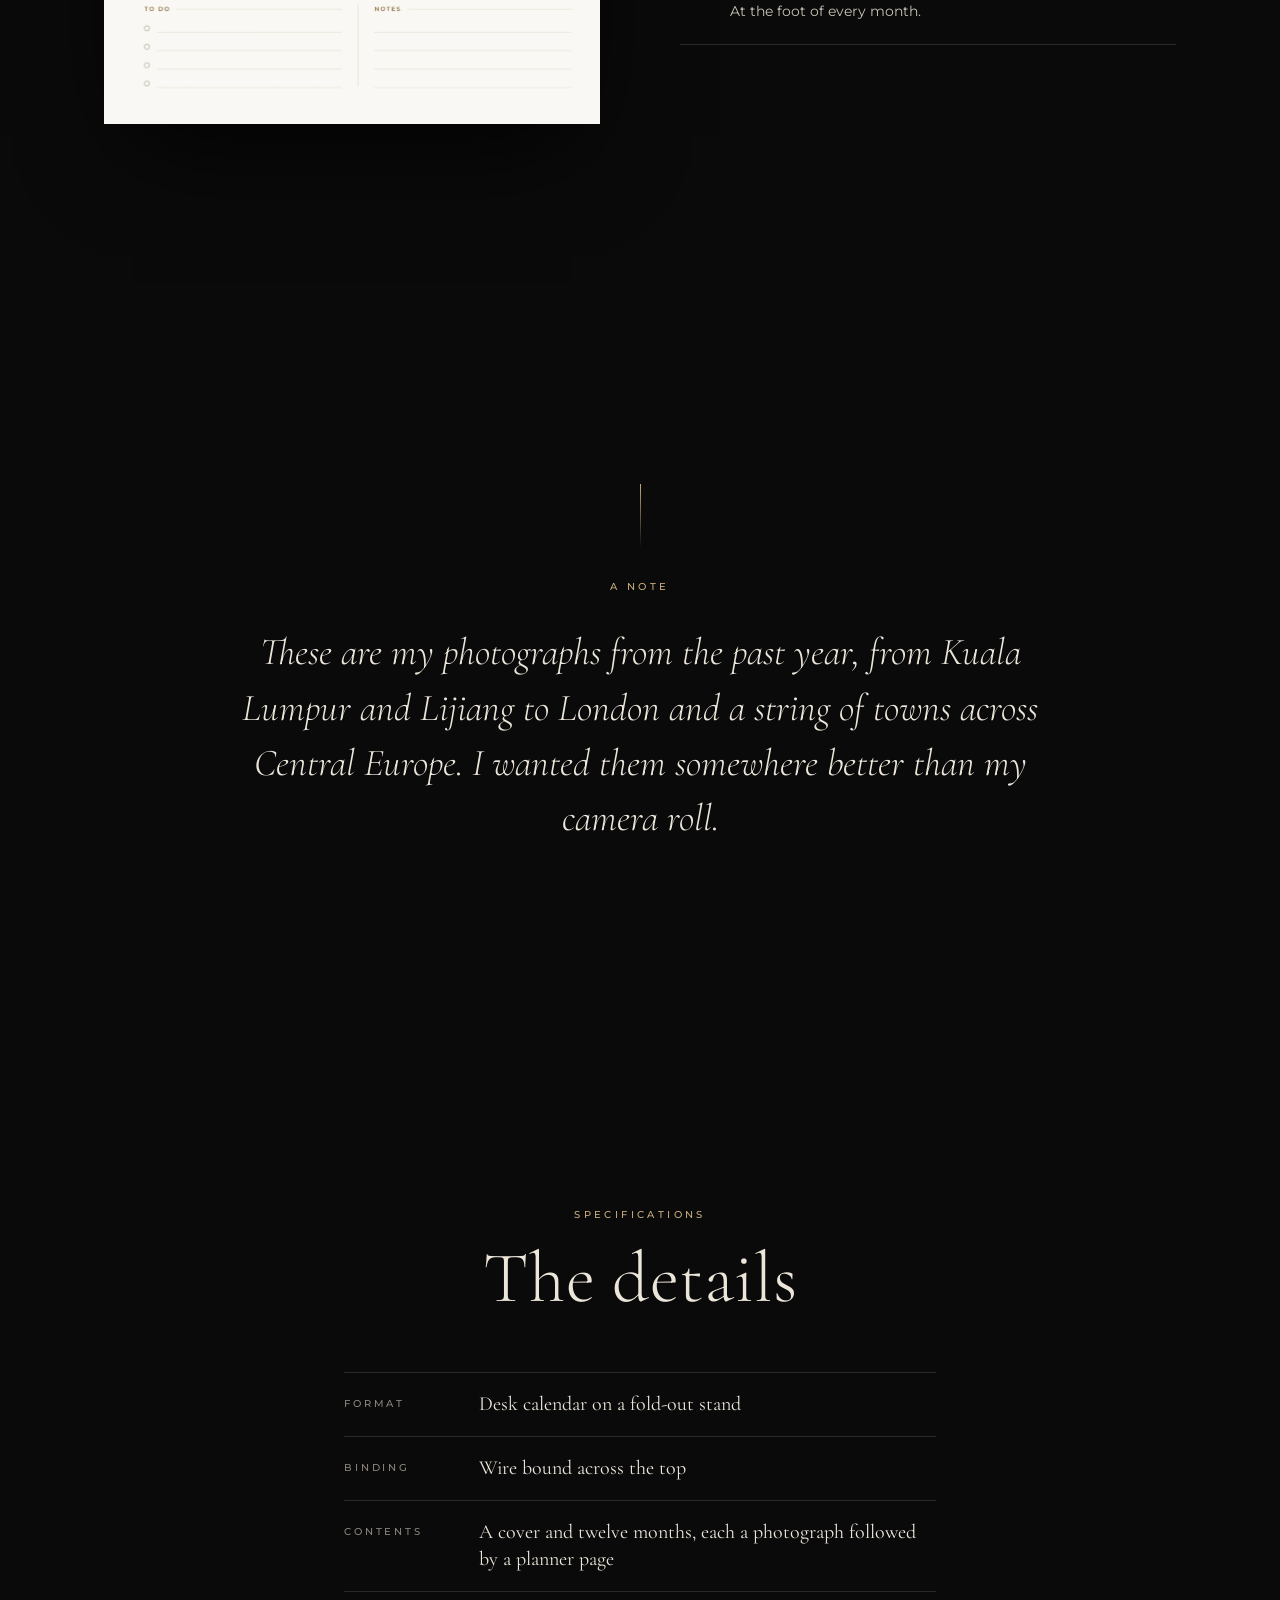
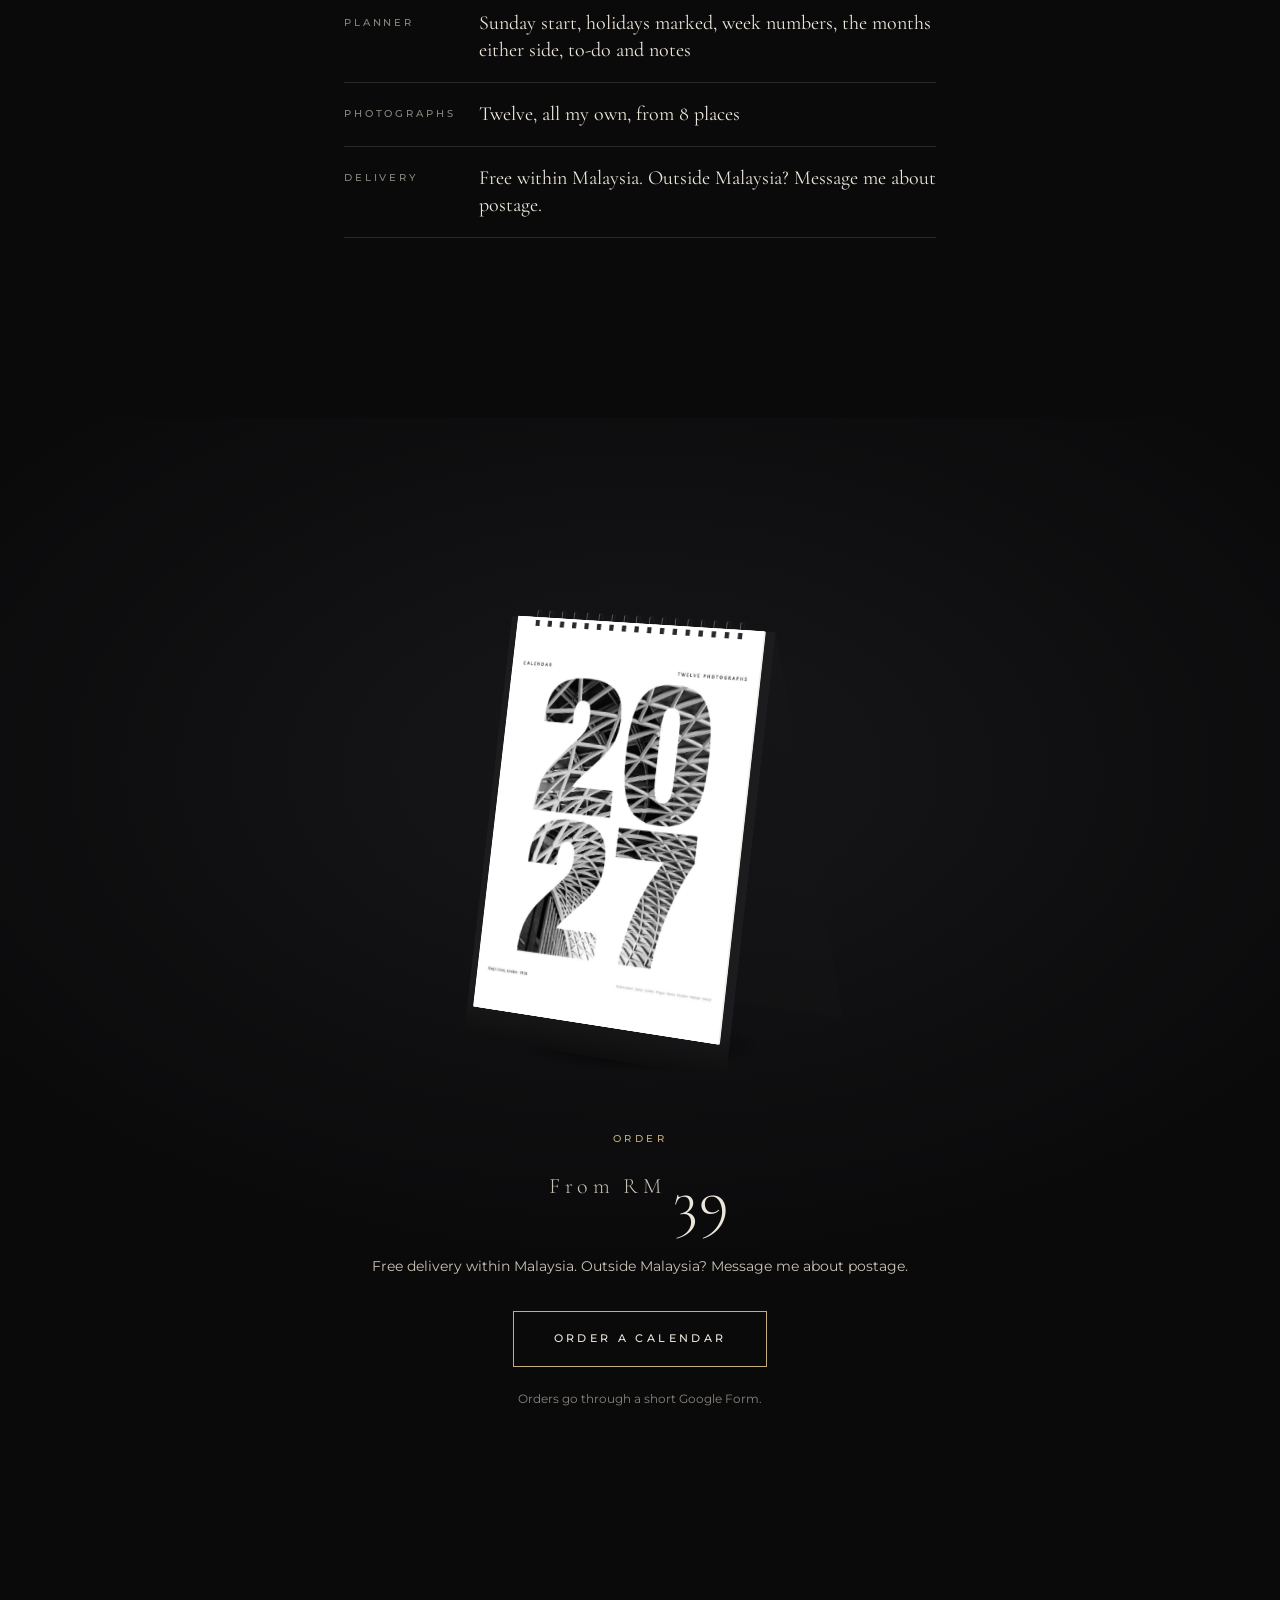
<file: design-2.html>
<!DOCTYPE html>
<html lang="en">
<head>
  <meta charset="UTF-8">
  <meta name="viewport" content="width=device-width, initial-scale=1, viewport-fit=cover">
  <title>Desk Calendar 2027</title>
  <meta name="description" content="A desk calendar of my photographs for 2027, with a full planner page behind every photograph. Free delivery within Malaysia.">
  <meta name="theme-color" content="#0a0a0b">
  <!-- Link previews: replace the relative image path with the full https:// address once the domain is live. -->
  <meta property="og:title" content="Desk Calendar 2027">
  <meta property="og:description" content="A desk calendar of my photographs.">
  <meta property="og:image" content="assets/cover.jpg">
  <link rel="preconnect" href="https://fonts.googleapis.com">
  <link rel="preconnect" href="https://fonts.gstatic.com" crossorigin>
  <link rel="stylesheet" href="https://fonts.googleapis.com/css2?family=Cormorant+Garamond:ital,wght@0,300;0,400;0,500;1,300;1,400&family=Montserrat:wght@400;500&display=swap">
  <link rel="stylesheet" href="assets/css/calendar3d.css">
  <style>
    /* ------------------------------------------------------------ review tabs (remove once a design is chosen) */
    .review { position: relative; z-index: 60; display: flex; gap: 4px; padding: calc(6px + env(safe-area-inset-top, 0px)) max(8px, env(safe-area-inset-right, 0px)) 6px max(8px, env(safe-area-inset-left, 0px)); background: #0d0d0d; font: 500 11.5px/1 -apple-system, BlinkMacSystemFont, "Segoe UI", Roboto, sans-serif; border-bottom: 1px solid #222; }
    .review a { flex: 1; display: grid; gap: 3px; justify-items: center; padding: 8px 4px 7px; border-radius: 9px; color: #d6d6d6; text-decoration: none; -webkit-tap-highlight-color: transparent; }
    .review a small { font-size: 9.5px; color: #8d8d8d; }
    .review a[aria-current] { background: #fff; color: #0d0d0d; }
    .review a[aria-current] small { color: #6b6b6b; }

    /* ------------------------------------------------------------ tokens */
    :root {
      --bg: #0a0a0b;
      --bg-2: #111113;
      --ivory: #ece6da;
      --ivory-2: #c9c2b5;
      --muted: #8a857c;
      --line: rgba(236,230,218,.14);
      --gold: #c6ab7c;
      --serif: "Cormorant Garamond", "Times New Roman", serif;
      --sans: "Montserrat", "Segoe UI", system-ui, -apple-system, sans-serif;
      --gutter: max(24px, env(safe-area-inset-left, 0px));
      --nav: 60px;
      color-scheme: dark;
    }
    *, *::before, *::after { box-sizing: border-box; }
    html { -webkit-text-size-adjust: 100%; background: var(--bg); }
    body { margin: 0; background: var(--bg); color: var(--ivory); font-family: var(--sans); font-size: 14px; line-height: 1.7; -webkit-font-smoothing: antialiased; overflow-x: clip; }
    img { display: block; max-width: 100%; height: auto; }
    a { color: inherit; -webkit-tap-highlight-color: transparent; }
    h1, h2, h3, p { margin: 0; }
    h1, h2, h3 { font-family: var(--serif); font-weight: 300; letter-spacing: .005em; text-wrap: balance; }
    .label { font-size: 10px; font-weight: 500; letter-spacing: .34em; text-transform: uppercase; color: var(--gold); }
    .wrap { max-width: 1120px; margin: 0 auto; padding: 0 var(--gutter); }
    :focus-visible { outline: 1px solid var(--gold); outline-offset: 4px; }

    /* ------------------------------------------------------------ nav */
    .nav { position: sticky; top: 0; z-index: 50; height: var(--nav); transition: background-color .6s; }
    .nav.solid { background: rgba(10,10,11,.72); -webkit-backdrop-filter: blur(18px); backdrop-filter: blur(18px); }
    .nav .wrap { height: 100%; display: grid; grid-template-columns: 1fr auto 1fr; align-items: center; }
    .nav .side { font-size: 10px; font-weight: 500; letter-spacing: .3em; text-transform: uppercase; color: var(--ivory-2); }
    .wordmark { font-family: var(--serif); font-size: 19px; font-weight: 400; letter-spacing: .32em; text-decoration: none; padding-left: .32em; }
    .nav-order { justify-self: end; font-size: 10px; font-weight: 500; letter-spacing: .3em; text-transform: uppercase; text-decoration: none; padding: 9px 0 7px; border-bottom: 1px solid var(--gold); }

    .pin { position: sticky; top: 0; height: 100vh; height: 100svh; overflow: hidden; }

    /* ------------------------------------------------------------ hero */
    .hero { height: 460vh; height: 460svh; margin-top: calc(var(--nav) * -1); }
    .hero .pin { background: var(--bg); }
    .spot { position: absolute; left: 50%; top: 50%; width: 170vmax; height: 170vmax; margin: -85vmax 0 0 -85vmax; background: radial-gradient(closest-side, rgba(214,196,160,.20), rgba(214,196,160,.07) 38%, rgba(10,10,11,0) 70%); opacity: 0; will-change: opacity, transform; pointer-events: none; }
    .numerals { position: absolute; inset: 0; display: grid; place-items: center; font-family: var(--serif); font-weight: 300; font-size: min(47vw, 58svh); line-height: 1; letter-spacing: -.02em; color: var(--ivory); will-change: transform, opacity; pointer-events: none; }
    .intro { position: absolute; left: 0; right: 0; text-align: center; padding: 0 var(--gutter); will-change: opacity, transform; }
    .intro.top { top: calc(var(--nav) + 9svh); }
    .intro.bottom { bottom: calc(10svh + env(safe-area-inset-bottom, 0px)); display: grid; gap: 10px; justify-items: center; }
    .intro.bottom p.l { font-family: var(--serif); font-style: italic; font-weight: 300; font-size: clamp(20px, 5.6vw, 30px); color: var(--ivory-2); }
    .hero-cal { position: absolute; inset: 0; display: grid; place-items: center; opacity: 0; will-change: transform, opacity; }
    .hero-cal .c3 { --w: min(64vw, 36svh, 330px); --board: #1c1c1e; --board-edge: #0e0e0f; --back: #161618; }
    .hero-cal .c3-ground { background: radial-gradient(50% 50% at 50% 50%, rgba(0,0,0,.85), rgba(0,0,0,.4) 45%, rgba(0,0,0,0) 72%); }
    .chap { position: absolute; left: 0; right: 0; bottom: calc(5.5svh + env(safe-area-inset-bottom, 0px)); text-align: center; display: grid; justify-items: center; gap: 8px; padding: 0 var(--gutter); opacity: 0; will-change: opacity, transform; }
    .chap .num { font-family: var(--serif); font-size: 15px; letter-spacing: .3em; color: var(--gold); }
    .chap p { font-family: var(--serif); font-style: italic; font-weight: 300; font-size: clamp(20px, 5.4vw, 30px); line-height: 1.3; }
    .cue { position: absolute; left: 50%; bottom: calc(3svh + env(safe-area-inset-bottom, 0px)); width: 1px; height: 40px; margin-left: -.5px; background: var(--line); overflow: hidden; }
    .cue::after { content: ""; position: absolute; left: 0; top: -40%; width: 100%; height: 40%; background: var(--gold); animation: drip 2.4s cubic-bezier(.6,0,.3,1) infinite; }
    @keyframes drip { to { transform: translateY(350%); } }

    /* ------------------------------------------------------------ the twelve */
    .twelve .pin { display: grid; grid-template-rows: auto minmax(0, 1fr) auto; padding-top: calc(var(--nav) + 8px); background: var(--bg); }
    .tw-head { position: relative; height: 96px; text-align: center; }
    .tw-head > div { position: absolute; inset: 0; display: grid; justify-items: center; align-content: start; gap: 2px; opacity: 0; will-change: opacity, transform; }
    .tw-head .rn { font-family: var(--serif); font-weight: 300; font-size: 52px; line-height: 1; letter-spacing: .04em; }
    .tw-head .mn { font-size: 10px; font-weight: 500; letter-spacing: .36em; text-transform: uppercase; color: var(--gold); margin-top: 8px; padding-left: .36em; }
    .tw-stage { position: relative; }
    .tw-stage img { position: absolute; left: 50%; top: 50%; height: min(100%, 118vw); width: auto; max-width: none; aspect-ratio: 800 / 1035; transform: translate(-50%, -50%); opacity: 0; will-change: opacity, transform; box-shadow: 0 40px 90px -30px rgba(0,0,0,.9); }
    .tw-foot { position: relative; height: 124px; padding-bottom: env(safe-area-inset-bottom, 0px); }
    .tw-cap { position: absolute; left: 0; right: 0; top: 18px; text-align: center; display: grid; gap: 4px; padding: 0 var(--gutter); opacity: 0; will-change: opacity; }
    .tw-cap .t { font-family: var(--serif); font-style: italic; font-weight: 300; font-size: 22px; line-height: 1.25; }
    .tw-cap .p { font-size: 9.5px; font-weight: 500; letter-spacing: .3em; text-transform: uppercase; color: var(--muted); }
    .ticks { position: absolute; left: var(--gutter); right: var(--gutter); bottom: calc(22px + env(safe-area-inset-bottom, 0px)); display: flex; gap: 6px; }
    .ticks i { flex: 1; height: 1px; background: var(--line); position: relative; }
    .ticks i::after { content: ""; position: absolute; inset: 0; background: var(--gold); transform: scaleX(0); transform-origin: 0 0; transition: transform .45s cubic-bezier(.2,.75,.2,1); }
    .ticks i.on::after { transform: none; }

    /* ------------------------------------------------------------ sections */
    .sec { padding: 130px 0; }
    .sec-head { display: grid; gap: 18px; justify-items: center; text-align: center; margin-bottom: 56px; }
    .sec-head h2 { font-size: clamp(38px, 10vw, 72px); line-height: 1.04; }
    .sec-head p { color: var(--ivory-2); max-width: 32em; font-size: 14.5px; }
    .sec-head p.label { color: var(--gold); font-size: 10px; }
    .hair { width: 1px; height: 64px; background: linear-gradient(var(--gold), rgba(198,171,124,0)); }

    .planner-fig { position: relative; width: min(100%, 520px); margin: 0 auto; box-shadow: 0 40px 100px -30px rgba(0,0,0,.95); }
    .planner-fig img { width: 100%; aspect-ratio: 700 / 905; }
    .mk { position: absolute; width: 30px; height: 30px; margin: -15px 0 0 -15px; border-radius: 50%; display: grid; place-items: center; background: rgba(10,10,11,.88); color: var(--gold); box-shadow: 0 0 0 1px var(--gold), 0 6px 18px rgba(0,0,0,.45); font-family: var(--serif); font-size: 15px; opacity: 0; transform: scale(.6); transition: opacity .7s, transform .7s cubic-bezier(.2,.75,.2,1); }
    .mk.on { opacity: 1; transform: none; }
    .feats { list-style: none; margin: 56px auto 0; padding: 0; max-width: 560px; border-top: 1px solid var(--line); }
    .feats li { display: grid; grid-template-columns: 40px minmax(0, 1fr); gap: 10px; padding: 20px 0; border-bottom: 1px solid var(--line); }
    .feats .n { font-family: var(--serif); font-size: 22px; color: var(--gold); line-height: 1.2; }
    .feats b { display: block; font-family: var(--serif); font-weight: 400; font-size: 23px; line-height: 1.2; margin-bottom: 4px; }
    .feats span { color: var(--ivory-2); }

    .note { text-align: center; }
    .note .wrap { display: grid; justify-items: center; gap: 30px; }
    .note .body { font-family: var(--serif); font-style: italic; font-weight: 300; font-size: clamp(24px, 6.4vw, 38px); line-height: 1.45; max-width: 22em; }

    .specs { max-width: 640px; margin: 0 auto; }
    .specs dl { margin: 0; border-top: 1px solid var(--line); }
    .specs dl div { display: grid; grid-template-columns: 8.5em minmax(0, 1fr); gap: 16px; padding: 18px 0; border-bottom: 1px solid var(--line); }
    .specs dt { font-size: 9.5px; font-weight: 500; letter-spacing: .3em; text-transform: uppercase; color: var(--muted); padding-top: 5px; }
    .specs dd { margin: 0; font-family: var(--serif); font-size: 20px; line-height: 1.35; }

    .order { background: radial-gradient(90% 60% at 50% 30%, #17171a 0%, var(--bg) 70%); text-align: center; overflow: hidden; }
    .order .wrap { display: grid; justify-items: center; gap: 22px; }
    .order-cal { margin-bottom: 26px; }
    .order-cal .c3 { --w: min(56vw, 280px); --board: #1c1c1e; --board-edge: #0e0e0f; --back: #161618; }
    .order-cal .c3-ground { background: radial-gradient(50% 50% at 50% 50%, rgba(0,0,0,.85), rgba(0,0,0,0) 70%); }
    .order .price { font-family: var(--serif); font-weight: 300; font-size: 64px; line-height: 1; letter-spacing: .02em; }
    .order .price small { font-size: 22px; letter-spacing: .2em; vertical-align: 28px; margin-right: 8px; color: var(--ivory-2); }
    .order .ship { color: var(--ivory-2); }
    .btn { display: inline-flex; align-items: center; justify-content: center; min-height: 56px; padding: 0 40px; margin-top: 10px; border: 1px solid var(--gold); color: var(--ivory); text-decoration: none; font-size: 10.5px; font-weight: 500; letter-spacing: .32em; text-transform: uppercase; background: transparent; transition: background-color .5s, color .5s; }
    .btn:active { background: var(--gold); color: var(--bg); }
    @media (hover: hover) { .btn:hover { background: var(--gold); color: var(--bg); } }
    .fine { font-size: 12px; color: var(--muted); }

    footer { padding: 30px 0 calc(34px + env(safe-area-inset-bottom, 0px)); font-size: 10px; letter-spacing: .26em; text-transform: uppercase; color: var(--muted); }
    footer .wrap { display: flex; justify-content: space-between; gap: 12px; flex-wrap: wrap; border-top: 1px solid var(--line); padding-top: 26px; }

    [data-reveal] { opacity: 0; transform: translateY(22px); transition: opacity 1.4s cubic-bezier(.2,.75,.2,1), transform 1.4s cubic-bezier(.2,.75,.2,1); transition-delay: var(--d, 0s); }
    [data-reveal].in { opacity: 1; transform: none; }

    .toast { position: fixed; left: 50%; top: calc(72px + env(safe-area-inset-top, 0px)); z-index: 80; transform: translate(-50%, -10px); opacity: 0; background: var(--ivory); color: var(--bg); padding: 11px 18px; font-size: 12px; letter-spacing: .06em; transition: opacity .3s, transform .4s; pointer-events: none; }
    .toast.show { opacity: 1; transform: translate(-50%, 0); }

    @media (min-width: 900px) {
      .numerals { font-size: min(34vw, 62svh); }
      .tw-stage img { height: 100%; }
      .sec { padding: 180px 0; }
      .planner-wrap { display: grid; grid-template-columns: minmax(0, 1fr) minmax(0, 1fr); gap: 80px; align-items: center; }
      .feats { margin: 0; }
    }
    @media (prefers-reduced-motion: reduce) { .cue i::after, .cue::after, .scroll-hint svg { animation: none; } }
  </style>
</head>
<body>
  <nav class="review" aria-label="Design options">
    <a href="index.html">Design 1<small>Paper</small></a>
    <a href="design-2.html" aria-current="page">Design 2<small>Noir</small></a>
    <a href="design-3.html">Design 3<small>Studio</small></a>
    <a href="design-4.html">Design 4<small>Flip</small></a>
  </nav>

  <header class="nav" id="nav">
    <div class="wrap">
      <span class="side">Calendar</span>
      <a class="wordmark" href="#top" aria-label="2027, back to top">MMXXVII</a>
      <a class="nav-order" href="#order">Order</a>
    </div>
  </header>

  <main id="top">
    <section class="hero" id="hero" aria-label="Introduction">
      <div class="pin">
        <div class="spot" id="spot"></div>
        <div class="numerals" id="numerals" aria-hidden="true">2027</div>
        <div class="intro top" id="introTop"><p class="label">A desk calendar</p></div>
        <div class="intro bottom" id="introBottom"><p class="l">Photographed and designed by me.</p></div>
        <div class="hero-cal" id="heroCalWrap"><div id="heroCal" role="img" aria-label="The desk calendar on a black stand, turning from the cover to January"></div></div>
        <div class="chap" id="chapA"><span class="num">I</span><p>Each month begins with a photograph</p></div>
        <div class="chap" id="chapB"><span class="num">II</span><p>and turns to a page for the month ahead</p></div>
        <div class="cue" id="cue" aria-hidden="true"></div>
      </div>
    </section>

    <section class="twelve" id="twelve" aria-label="The twelve photographs">
      <div class="pin">
        <div class="tw-head" id="twHead"></div>
        <div class="tw-stage" id="twStage"></div>
        <div class="tw-foot"><div id="twCaps"></div><div class="ticks" id="ticks"></div></div>
      </div>
    </section>

    <section class="sec" aria-label="The planner">
      <div class="wrap">
        <div class="sec-head" data-reveal>
          <div class="hair"></div>
          <p class="label">The planner</p>
          <h2>A page for the month&nbsp;ahead</h2>
          <p>Behind every photograph is a full page for planning. This is January.</p>
        </div>
        <div class="planner-wrap">
          <div class="planner-fig" id="plannerFig" data-reveal>
            <img src="assets/planner-jan.webp" width="2000" height="2586" alt="The January 2027 planner page" loading="lazy" decoding="async">
          </div>
          <ol class="feats" id="feats">
            <li data-reveal><span class="n">1</span><div><b>Room to write</b><span>Big date squares, with weeks that start on Sunday.</span></div></li>
            <li data-reveal><span class="n">2</span><div><b>Holidays, marked</b><span>Printed on the day, like New Year's Day and Thaipusam.</span></div></li>
            <li data-reveal><span class="n">3</span><div><b>The months either side</b><span>Small calendars of the month before and after.</span></div></li>
            <li data-reveal><span class="n">4</span><div><b>Week numbers</b><span>Down the side of every row.</span></div></li>
            <li data-reveal><span class="n">5</span><div><b>To-do and notes</b><span>At the foot of every month.</span></div></li>
          </ol>
        </div>
      </div>
    </section>

    <section class="sec note" aria-label="A note">
      <div class="wrap">
        <div class="hair" data-reveal></div>
        <p class="label" data-reveal>A note</p>
        <p class="body" data-reveal>These are my photographs from the past year, from Kuala Lumpur and Lijiang to London and a string of towns across Central Europe. I wanted them somewhere better than my camera roll.</p>
      </div>
    </section>

    <section class="sec" aria-label="Specifications">
      <div class="wrap specs">
        <div class="sec-head" data-reveal><p class="label">Specifications</p><h2>The details</h2></div>
        <dl data-reveal>
          <div><dt>Format</dt><dd>Desk calendar on a fold-out stand</dd></div>
          <div><dt>Binding</dt><dd>Wire bound across the top</dd></div>
          <div><dt>Contents</dt><dd>A cover and twelve months, each a photograph followed by a planner page</dd></div>
          <div><dt>Planner</dt><dd>Sunday start, holidays marked, week numbers, the months either side, to-do and notes</dd></div>
          <div><dt>Photographs</dt><dd id="specPhotos">Twelve, all my own</dd></div>
          <div><dt>Delivery</dt><dd>Free within Malaysia. Outside Malaysia? Message me about postage.</dd></div>
        </dl>
      </div>
    </section>

    <section class="sec order" id="order" aria-label="Order">
      <div class="wrap">
        <div class="order-cal" id="orderCalScene"><div id="orderCal" role="img" aria-label="The desk calendar on its black stand"></div></div>
        <p class="label" data-reveal>Order</p>
        <p class="price" data-reveal><small>From RM</small>39</p>
        <p class="ship" data-reveal>Free delivery within Malaysia. Outside Malaysia? Message me about postage.</p>
        <a class="btn" href="#order" data-order="final" data-reveal>Order a calendar</a>
        <p class="fine" data-reveal>Orders go through a short Google Form.</p>
      </div>
    </section>
  </main>

  <footer><div class="wrap"><span>Desk Calendar MMXXVII</span><span>A personal project</span></div></footer>
  <div class="toast" id="toast" role="status" aria-live="polite"></div>

  <script src="assets/js/content.js"></script>
  <script src="assets/js/motion.js"></script>
  <script>
  (function () {
    const { scene, seg, lerp, ease, clamp, Calendar3D } = Motion;
    const $ = s => document.querySelector(s);
    const toast = $("#toast"); let tt;
    wireOrderLinks(m => { toast.textContent = m; toast.classList.add("show"); clearTimeout(tt); tt = setTimeout(() => toast.classList.remove("show"), 2400); });
    const nav = $("#nav");
    addEventListener("scroll", () => nav.classList.toggle("solid", scrollY > innerHeight * 3.2), { passive: true });
    let H = innerHeight;
    addEventListener("resize", () => { H = innerHeight; });

    /* ------------------------------------------------------------ hero: 2027 dissolves, the calendar turns into the light, then flips */
    const cal = Calendar3D($("#heroCal"), { sheets: CAL.SHEETS, stand: "black" });
    const spot = $("#spot"), num = $("#numerals"), top = $("#introTop"), bottom = $("#introBottom"), wrap = $("#heroCalWrap");
    const chapA = $("#chapA"), chapB = $("#chapB"), cue = $("#cue");
    scene($("#hero"), p => {
      const n = ease.inOut(seg(p, 0, .2));
      num.style.opacity = (1 - n * .93).toFixed(3);
      num.style.transform = `translate3d(0, ${(-H * .06 * n).toFixed(1)}px, 0) scale(${(1 + n * .55).toFixed(4)})`;
      const intro = seg(p, 0, .08);
      top.style.opacity = bottom.style.opacity = (1 - intro).toFixed(3);
      top.style.transform = `translate3d(0, ${(-20 * intro).toFixed(1)}px, 0)`;
      bottom.style.transform = `translate3d(0, ${(20 * intro).toFixed(1)}px, 0)`;
      cue.style.opacity = (1 - seg(p, 0, .03)).toFixed(3);
      spot.style.opacity = ease.out(seg(p, .04, .24)).toFixed(3);
      spot.style.transform = `scale(${(.7 + .3 * ease.out(seg(p, .04, .3))).toFixed(4)})`;

      const enter = ease.out(seg(p, .05, .24)), turn = ease.inOut(seg(p, .05, .36));
      wrap.style.opacity = enter.toFixed(3);
      const s = lerp(.78, 1, enter) + seg(p, .82, 1) * .08;
      wrap.style.transform = `translate3d(0, ${lerp(H * .16, H * -.005, enter).toFixed(1)}px, 0) scale(${s.toFixed(4)})`;
      cal.view({ ry: lerp(52, 0, turn) + seg(p, .82, 1) * 8, rx: lerp(-4, -8, turn) });
      cal.ground(enter, 1);
      cal.flip(0, ease.inOut(seg(p, .38, .58)));
      cal.flip(1, ease.inOut(seg(p, .64, .84)));
      const a = seg(p, .47, .53) * (1 - seg(p, .62, .66)), b = seg(p, .74, .8);
      chapA.style.opacity = a.toFixed(3); chapA.style.transform = `translate3d(0, ${((1 - seg(p, .47, .53)) * 14).toFixed(1)}px, 0)`;
      chapB.style.opacity = b.toFixed(3); chapB.style.transform = `translate3d(0, ${((1 - b) * 14).toFixed(1)}px, 0)`;
    });

    /* ------------------------------------------------------------ the twelve: one month at a time */
    const ROMAN = ["I", "II", "III", "IV", "V", "VI", "VII", "VIII", "IX", "X", "XI", "XII"];
    const P = CAL.PAGES, N = P.length;
    $("#twStage").innerHTML = P.map((pg, i) => `<img src="${pg.file}" width="800" height="1035" alt="${CAL.MONTHS[i]}: ${pg.title}, ${pg.place}" decoding="async">`).join("");
    $("#twHead").innerHTML = P.map((pg, i) => `<div><span class="rn">${ROMAN[i]}</span><span class="mn">${CAL.MONTHS[i]}</span></div>`).join("");
    $("#twCaps").innerHTML = P.map(pg => `<div class="tw-cap"><span class="t">${pg.title}</span><span class="p">${pg.place}</span></div>`).join("");
    $("#ticks").innerHTML = "<i></i>".repeat(N);
    const twelve = $("#twelve");
    twelve.style.height = `calc(${N * 62}svh + 100svh)`;
    const imgs = [...document.querySelectorAll("#twStage img")], heads = [...document.querySelectorAll("#twHead > div")], capsT = [...document.querySelectorAll(".tw-cap")], ticks = [...document.querySelectorAll("#ticks i")];
    const lastO = new Array(N).fill(-1);
    let lastTick = -1;
    scene(twelve, p => {
      const f = seg(p, .02, .98) * (N - 1), i = Math.min(N - 2, Math.floor(f)), t = ease.inOut(seg(f - i, .5, 1));
      for (let k = 0; k < N; k++) {
        const o = k === i ? 1 - t : k === i + 1 ? t : 0;
        if (o !== lastO[k] || o > 0) {
          const d = k === i ? -t : 1 - t;      // -1..1: leaving upward, arriving from below
          imgs[k].style.opacity = o.toFixed(3);
          imgs[k].style.transform = `translate(-50%, -50%) translate3d(0, ${(d * 26).toFixed(1)}px, 0) scale(${(1 - Math.abs(d) * .035).toFixed(4)})`;
          heads[k].style.opacity = capsT[k].style.opacity = (o * o).toFixed(3);
          heads[k].style.transform = `translate3d(0, ${(d * 10).toFixed(1)}px, 0)`;
          lastO[k] = o;
        }
      }
      const cur = Math.round(i + t);
      if (cur !== lastTick) { ticks.forEach((tk, k) => tk.classList.toggle("on", k <= cur)); lastTick = cur; }
    });

    /* ------------------------------------------------------------ planner markers light up one by one as the page scrolls past */
    const MARKS = [[186, 254], [522, 279], [302, 96], [14, 268], [300, 792]];
    const fig = $("#plannerFig");
    fig.insertAdjacentHTML("beforeend", MARKS.map(([x, y], i) => `<span class="mk" style="left:${(x / 7).toFixed(2)}%;top:${(y / 9.05).toFixed(2)}%">${i + 1}</span>`).join(""));
    const mks = [...fig.querySelectorAll(".mk")];
    scene(fig, p => mks.forEach((m, i) => m.classList.toggle("on", p > .22 + i * .055)), "view");

    const places = CAL.places();
    $("#specPhotos").textContent = `Twelve, all my own, from ${places.length} places`;

    /* ------------------------------------------------------------ order */
    const cal2 = Calendar3D($("#orderCal"), { sheets: [CAL.SHEETS[0]], stand: "black", blanks: 4 });
    scene($("#orderCalScene"), p => { cal2.view({ ry: lerp(-30, 26, p), rx: -9 }); cal2.ground(1, .9); }, "view");

    Motion.ready(document.querySelectorAll(".hero img, #twStage img")).then(Motion.measure);
    Motion.reveals();
  })();
  </script>
</body>
</html>
</file>
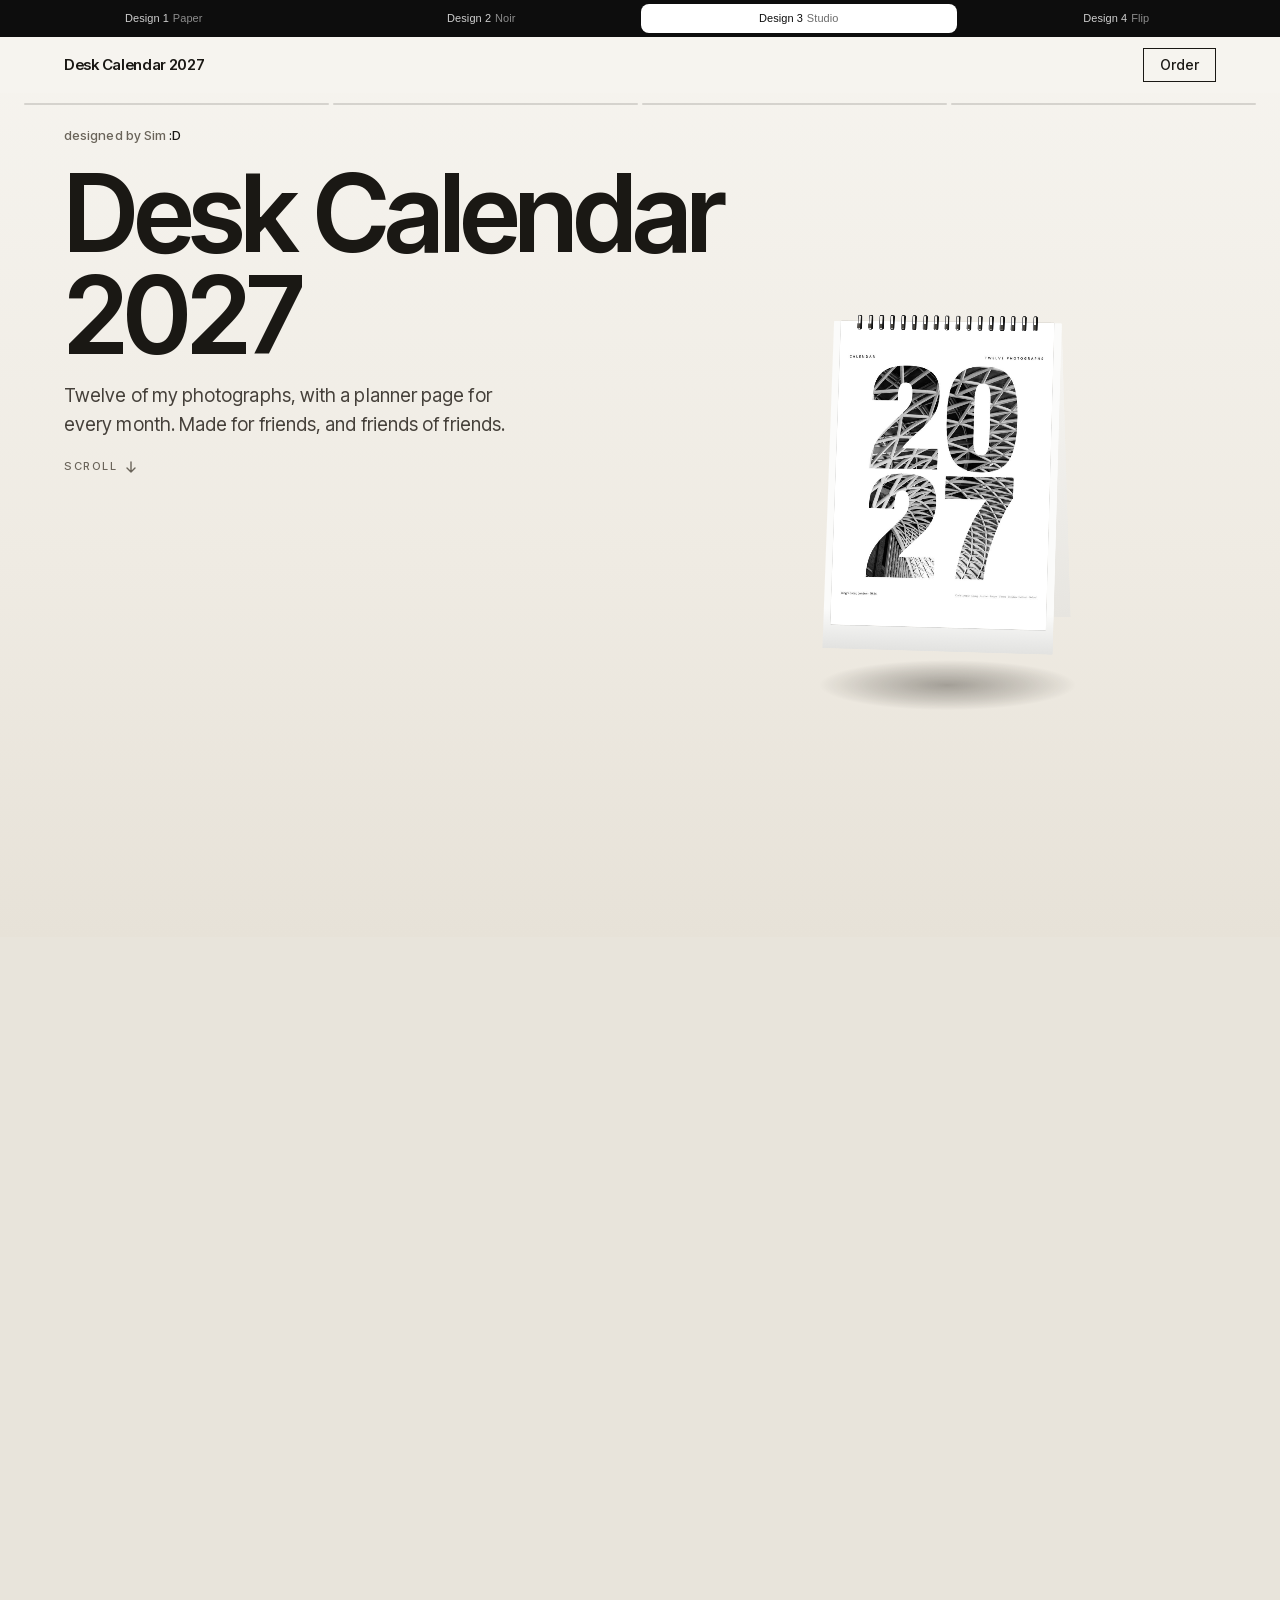
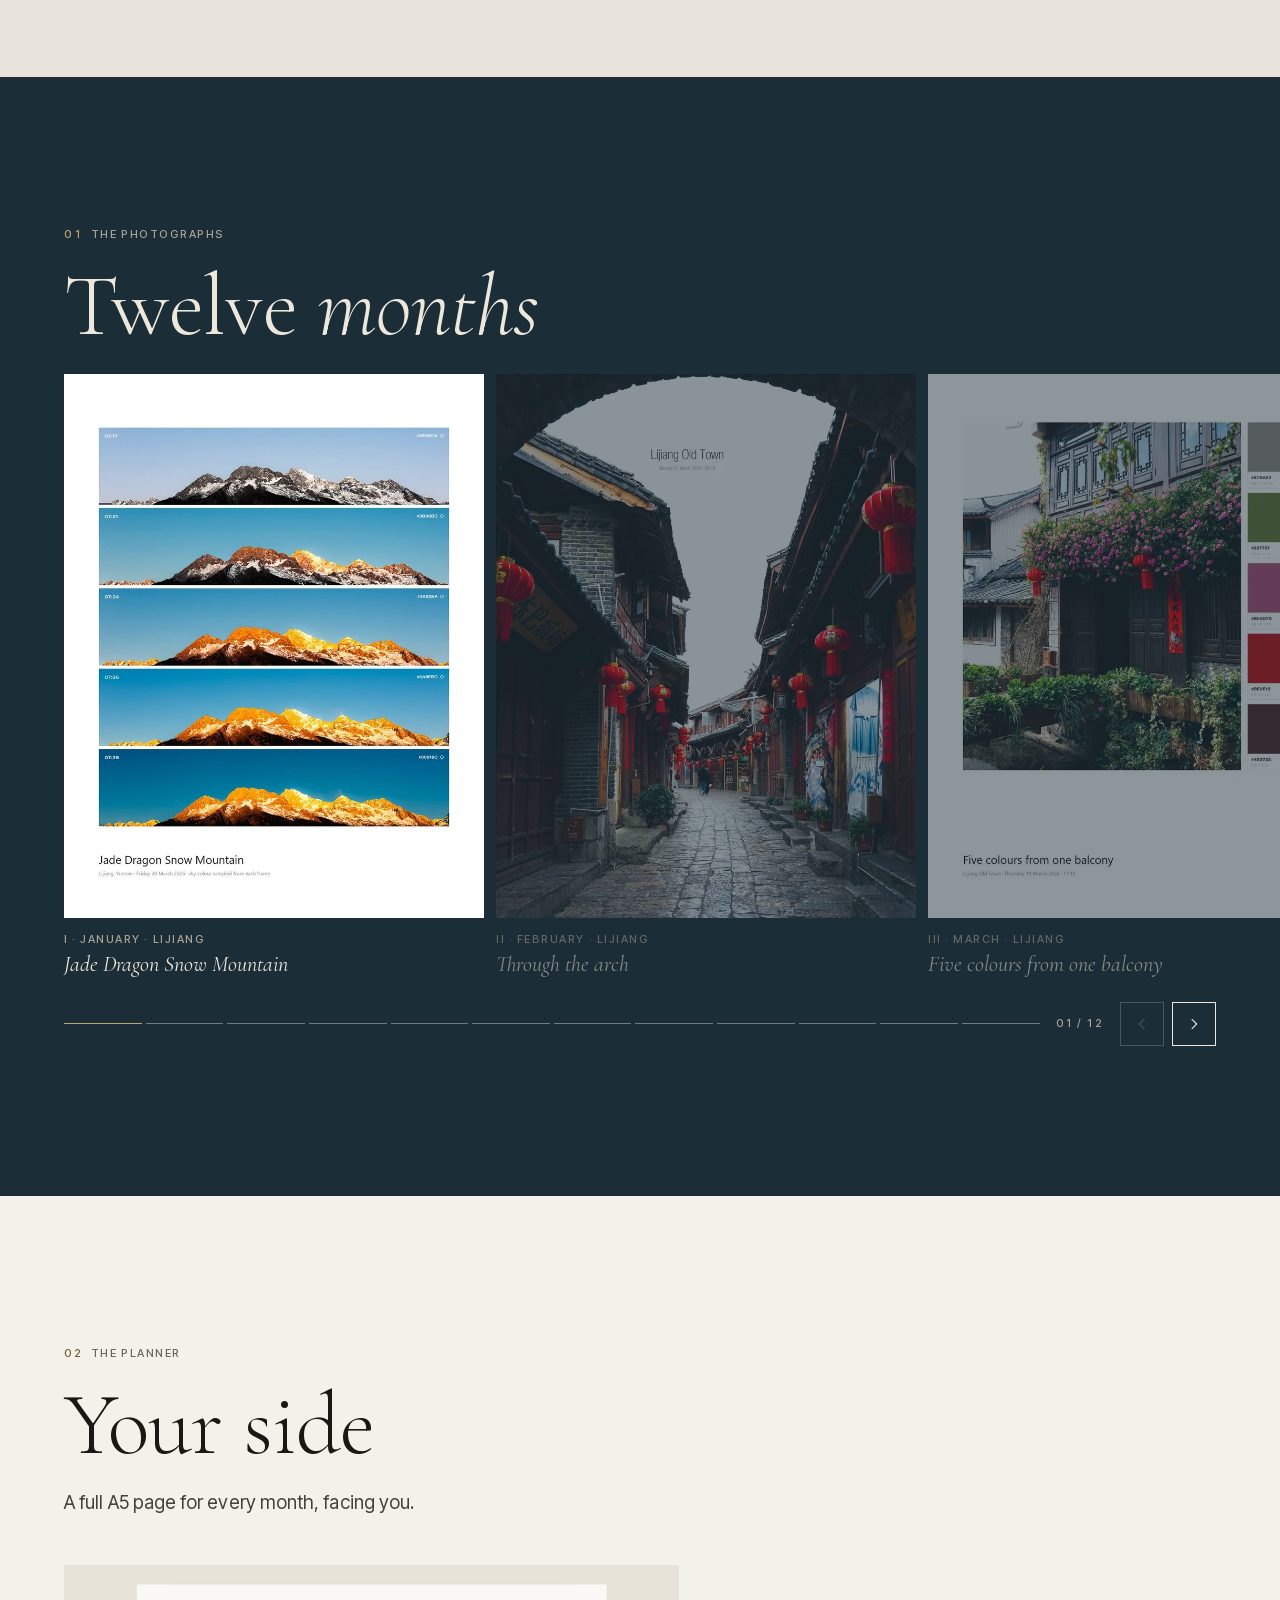
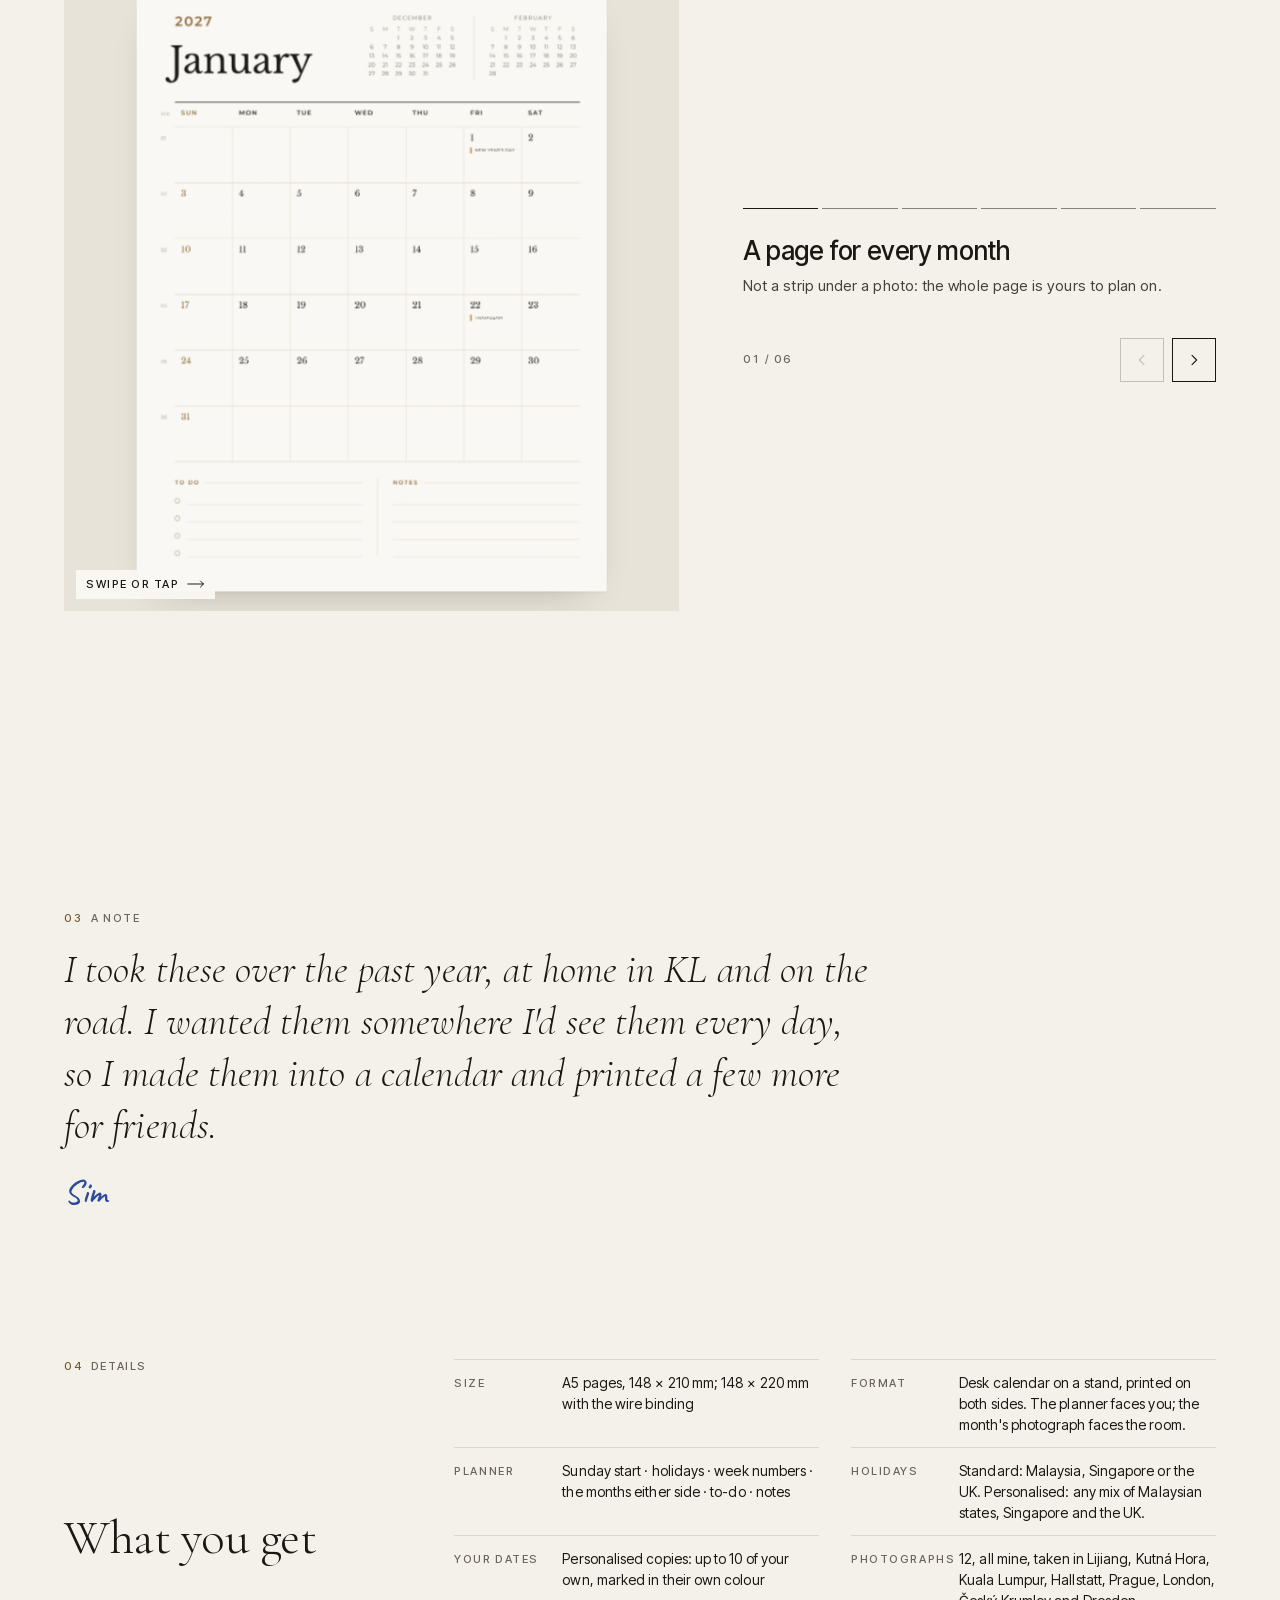
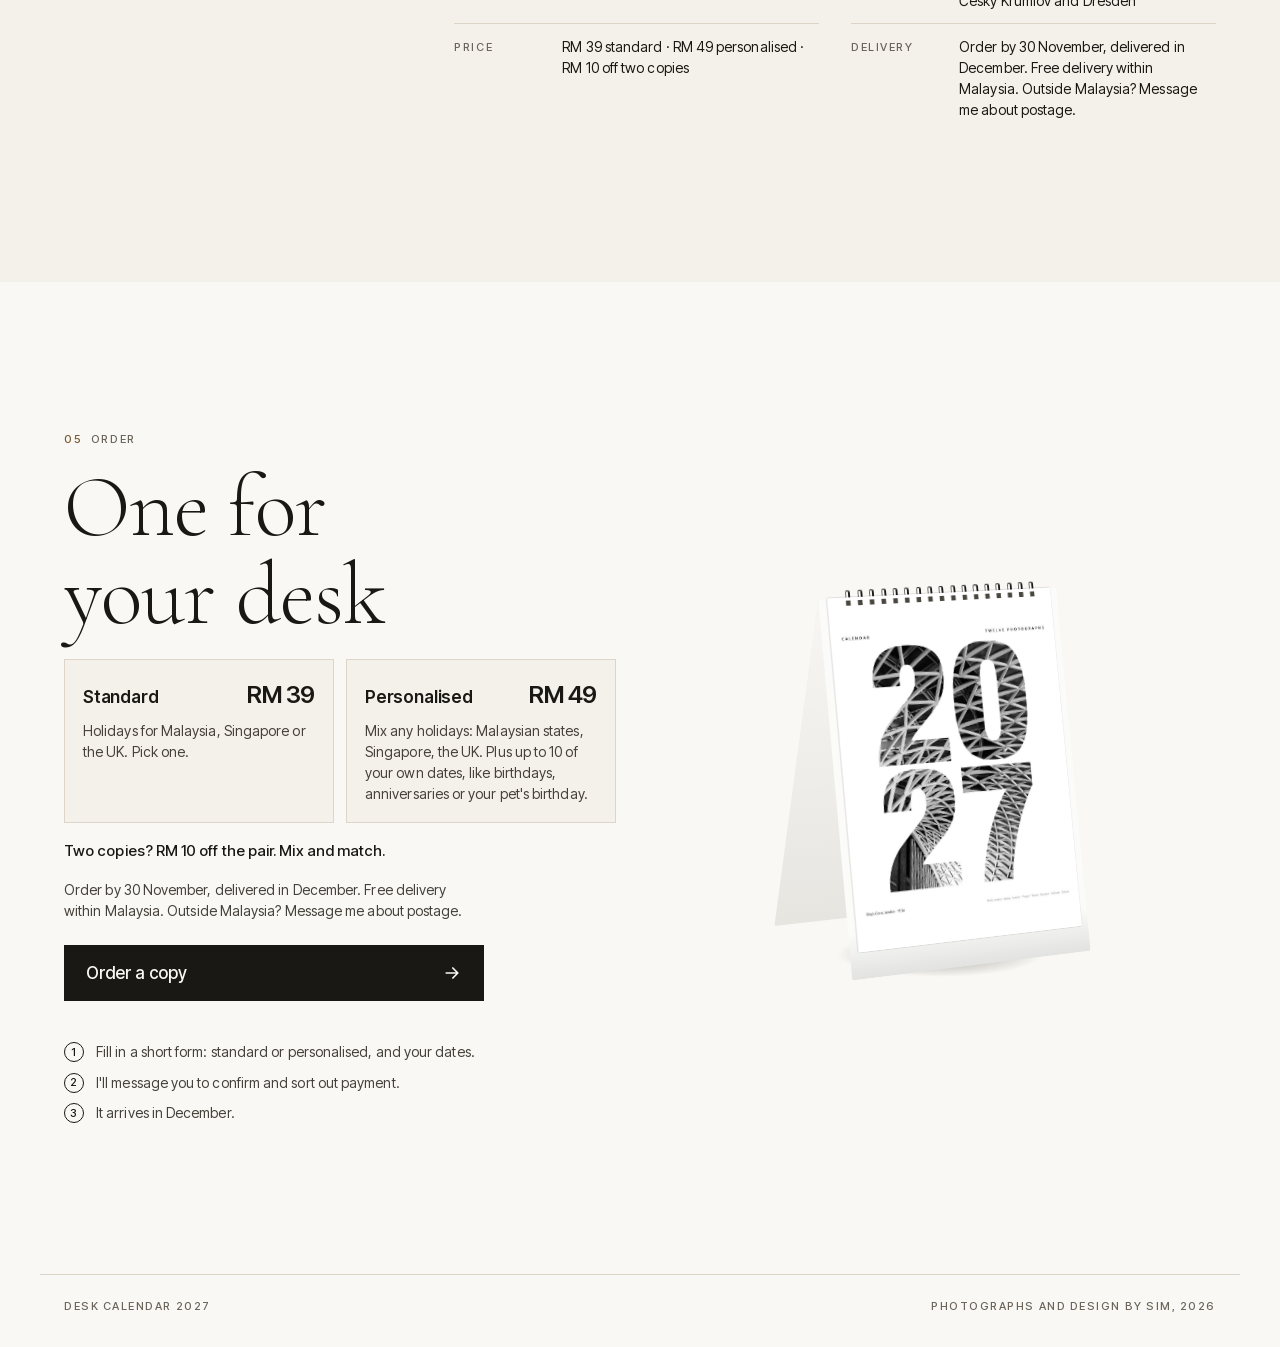
<file: design-3.html>
<!DOCTYPE html>
<html lang="en">
<head>
  <meta charset="UTF-8">
  <meta name="viewport" content="width=device-width, initial-scale=1, viewport-fit=cover">
  <title>Desk Calendar 2027 · by Sim</title>
  <meta name="description" content="Twelve of my photographs, with a planner page for every month of 2027. A desk calendar, made for friends. From RM 39, delivered in December.">
  <meta name="theme-color" content="#f6f4ef">
  <link rel="icon" href="assets/favicon.svg" type="image/svg+xml">
  <link rel="apple-touch-icon" href="assets/icon-180.png">
  <!-- Link previews need full addresses. Update these if the site moves to its own domain. -->
  <link rel="canonical" href="https://hunneesim.github.io/2027-Calendar-Site/design-3.html">
  <meta property="og:type" content="website">
  <meta property="og:url" content="https://hunneesim.github.io/2027-Calendar-Site/design-3.html">
  <meta property="og:title" content="Desk Calendar 2027, by Sim">
  <meta property="og:description" content="Twelve of my photographs, with a planner page for every month. From RM 39, delivered in December.">
  <meta property="og:image" content="https://hunneesim.github.io/2027-Calendar-Site/assets/og.jpg">
  <meta property="og:image:alt" content="The 2027 desk calendar on its stand, its cover showing the numerals 2027 filled with the steel roof of King's Cross">
  <meta property="og:image:width" content="1200">
  <meta property="og:image:height" content="630">
  <meta name="twitter:card" content="summary_large_image">
  <link rel="preload" href="assets/fonts/InterTight-latin.woff2" as="font" type="font/woff2" crossorigin>
  <link rel="preload" href="assets/cover.jpg" as="image" fetchpriority="high">
  <link rel="preload" href="assets/planner-jan-800.webp" as="image">
  <link rel="stylesheet" href="assets/css/fonts.css">
  <link rel="stylesheet" href="assets/css/calendar3d.css">
  <link rel="stylesheet" href="assets/css/site.css">
  <style>
    /* ------------------------------------------------------------ opening: the calendar comes apart, goes back together, opens, turns round */
    .hero { height: 360vh; height: 360svh; margin-top: calc(var(--nav) * -1); background: #e8e4db; }
    .hero .pin { background: linear-gradient(180deg, #f6f4ef 0%, #efebe3 58%, #e7e2d8 100%); }
    .night { position: absolute; inset: 0; opacity: 0; will-change: opacity; pointer-events: none; }
    .hero-title { position: absolute; left: var(--gutter); right: var(--gutter-r); top: calc(var(--nav) + 32px); z-index: 3; display: grid; gap: 16px; justify-items: start; will-change: transform, opacity; }
    .byline { font-size: 13px; font-weight: 500; color: var(--muted); }
    .byline i { font-style: normal; color: var(--ink); }
    .hero-title .lead { max-width: 24em; }
    .hero-title .scroll-cue { margin-top: 4px; }
    /* the calendar is drawn at twice its size and shown at half, so the artwork stays sharp when it zooms */
    .hero-cal { position: absolute; inset: 0; will-change: transform; }
    .hero-cal .c3 { --w: calc(2 * min(56vw, 30svh, 300px)); position: absolute; left: 50%; top: 50%; transform: translate(-50%, -50%); perspective-origin: 50% 50%; }
    #dots .mk { position: absolute; left: 0; top: 0; margin: -10px 0 0 -10px; opacity: 0; will-change: opacity, transform; }
    .legend { position: absolute; left: var(--gutter); right: var(--gutter-r); bottom: calc(28px + env(safe-area-inset-bottom, 0px)); z-index: 3; display: grid; grid-template-columns: 1fr 1fr; gap: 14px 16px; }
    .legend > div { display: grid; grid-template-columns: 20px minmax(0, 1fr); gap: 10px; align-items: start; opacity: 0; will-change: opacity, transform; }
    .legend strong { display: block; font-size: 14px; font-weight: 500; line-height: 1.3; }
    .legend em { display: block; font-style: normal; font-size: 13px; line-height: 1.35; color: var(--muted); }
    .cap { position: absolute; left: var(--gutter); right: var(--gutter-r); bottom: calc(32px + env(safe-area-inset-bottom, 0px)); z-index: 3; display: grid; gap: 8px; opacity: 0; will-change: opacity, transform; }
    .cap p:last-child { font-size: clamp(26px, 7vw, 44px); font-weight: 600; letter-spacing: -.03em; line-height: 1.05; }
    .cap.light { color: var(--ivory); }
    .cap.light .label { color: var(--ivory-2); }

    /* ------------------------------------------------------------ the twelve photographs, on the colour of each */
    .gallery { color: var(--ivory); background: #141516; }
    .gallery .label { color: var(--ivory-2); }
    .gallery .label b { color: var(--gold); }
    .gallery .head { margin-bottom: 24px; }
    .gallery .hint { color: var(--gold); }
    .rail { --pad: var(--gutter); --slide: min(calc(100vw - 72px), calc((100svh - 226px) * .773), 440px); display: flex; gap: 12px; overflow-x: auto; overscroll-behavior-x: contain; scroll-snap-type: x mandatory; scrollbar-width: none; padding: 0 calc(100vw - var(--pad) - var(--slide)) 0 var(--pad); scroll-padding-left: var(--pad); }
    .rail::-webkit-scrollbar { display: none; }
    .slide { flex: 0 0 var(--slide); margin: 0; scroll-snap-align: start; scroll-snap-stop: always; display: grid; gap: 14px; align-content: start; transition: opacity .45s var(--ease); }
    .slide.dim { opacity: .5; }
    .slide button { display: block; width: 100%; cursor: zoom-in; }
    .slide img { width: 100%; aspect-ratio: 800 / 1035; }
    .slide figcaption { display: grid; gap: 4px; }
    .g-foot { display: flex; align-items: center; gap: 16px; margin-top: 24px; }
    .g-foot .prog { flex: 1; }
    .gallery .prog b { transition: transform .45s var(--ease); }
    .gallery .arrows { display: none; color: var(--ivory); }
    @media (hover: hover) and (pointer: fine) { .gallery .hint { display: none; } .gallery .arrows { display: flex; } }

    @media (min-width: 900px) {
      .hero-title { left: max(var(--gutter), calc((100vw - 1200px) / 2 + 24px)); right: auto; max-width: min(62vw, 820px); }
      .cap { left: max(var(--gutter), calc((100vw - 1200px) / 2 + 24px)); right: auto; max-width: 560px; }
      .legend { left: auto; right: max(var(--gutter-r), calc((100vw - 1200px) / 2 + 24px)); width: 320px; grid-template-columns: 1fr; bottom: 12svh; }
      .rail { --pad: max(var(--gutter), calc((100vw - 1200px) / 2 + 24px)); --slide: min(calc((100svh - 300px) * .773), 420px); }
    }
    /* phones on their side: words on the left, calendar on the right */
    @media (orientation: landscape) and (max-height: 520px) {
      .hero-title { right: 54%; top: calc(var(--nav) + 16px); gap: 10px; }
      .hero-title .display { font-size: clamp(30px, 11svh, 52px); }
      .hero-title .lead { font-size: 15px; }
      .hero-cal .c3 { --w: calc(2 * min(40svh, 220px)); }
      .legend { right: 54%; grid-template-columns: 1fr; gap: 6px; bottom: 16px; }
      .legend em { display: none; }
      .cap { right: 54%; bottom: 20px; }
      .rail { --slide: min(calc((100svh - 150px) * .773), 300px); }
    }
  </style>
</head>
<body>
  <nav class="review" aria-label="Design options">
    <a href="index.html">Design 1<small>Paper</small></a>
    <a href="design-2.html">Design 2<small>Noir</small></a>
    <a href="design-3.html" aria-current="page">Design 3<small>Studio</small></a>
    <a href="design-4.html">Design 4<small>Flip</small></a>
  </nav>

  <header class="nav" id="nav">
    <div class="wrap">
      <a class="brand" href="#top">Desk Calendar 2027</a>
      <a class="nav-order" href="#order" data-order>Order</a>
    </div>
  </header>

  <main id="top">
    <section class="hero" id="hero" aria-label="The calendar">
      <div class="pin" id="heroPin">
        <div class="night" id="night"></div>
        <div class="bars" id="bars"></div>
        <div class="hero-title" id="heroTitle">
          <p class="byline">designed by Sim <i>:D</i></p>
          <h1 class="display">Desk Calendar<br>2027</h1>
          <p class="lead">Twelve of my photographs, with a planner page for every month. Made for friends, and friends of friends.</p>
          <p class="label scroll-cue" aria-hidden="true">Scroll <svg viewBox="0 0 12 12" fill="none" stroke="currentColor" stroke-width="1.4" stroke-linecap="round" stroke-linejoin="round"><path d="M6 1v10M2 7l4 4 4-4"/></svg></p>
        </div>
        <div class="hero-cal" id="heroCalWrap"><div id="heroCal" role="img" aria-label="The desk calendar: pulled apart into its layers, put back together, opened to the January planner, then turned round to show January's photograph on the back"></div></div>
        <div id="dots" aria-hidden="true"></div>
        <div class="legend" id="legend">
          <div><i class="mk" aria-hidden="true">1</i><span><strong>Cover</strong><em>2027, in King's Cross steel</em></span></div>
          <div><i class="mk" aria-hidden="true">2</i><span><strong>January planner</strong><em>Faces you</em></span></div>
          <div><i class="mk" aria-hidden="true">3</i><span><strong>February to December</strong><em>Eleven more sheets, printed on both sides</em></span></div>
          <div><i class="mk" aria-hidden="true">4</i><span><strong>Wire binding and stand</strong><em>148&nbsp;×&nbsp;220&nbsp;mm</em></span></div>
        </div>
        <div class="cap" id="capA"><p class="label">The front</p><p>This side is yours.</p></div>
        <div class="cap light" id="capB"><p class="label">Turned round</p><p>This side faces the room.</p></div>
      </div>
    </section>

    <section class="sec gallery on-dark" id="photos" aria-labelledby="photos-h">
      <div class="wrap head">
        <p class="label"><b>01</b>The photographs</p>
        <h2 id="photos-h">Twelve <em>months</em></h2>
        <p class="label hint" id="gHint">Swipe through <svg viewBox="0 0 24 10" fill="none" stroke="currentColor" stroke-width="1.3" stroke-linecap="round" stroke-linejoin="round"><path d="M1 5h21M18 1l4 4-4 4"/></svg></p>
      </div>
      <div class="rail" id="rail" role="region" aria-label="Photo pages, January to December. Tap the one in front to see it larger."></div>
      <div class="wrap g-foot">
        <div class="prog" id="ticks"></div>
        <span class="label count" id="gCount" aria-hidden="true">01 / 12</span>
        <div class="arrows"><button id="gPrev" aria-label="Previous month"><svg viewBox="0 0 24 24" fill="none" stroke="currentColor" stroke-width="1.6" stroke-linecap="round" stroke-linejoin="round"><path d="M15 5l-7 7 7 7"/></svg></button><button id="gNext" aria-label="Next month"><svg viewBox="0 0 24 24" fill="none" stroke="currentColor" stroke-width="1.6" stroke-linecap="round" stroke-linejoin="round"><path d="M9 5l7 7-7 7"/></svg></button></div>
      </div>
    </section>

    <section class="sec planner" id="planner" aria-labelledby="planner-h">
      <div class="wrap head" data-reveal>
        <p class="label"><b>02</b>The planner</p>
        <h2 id="planner-h">Your side</h2>
        <p class="lead">A full A5 page for every month, facing you.</p>
      </div>
      <div class="wrap p-grid">
        <div class="p-view" role="img" aria-label="The January 2027 planner page, zoomed to the feature described alongside">
          <div class="tour-frame"><img src="assets/planner-jan.webp" width="2000" height="2586" alt="" loading="lazy" fetchpriority="low" decoding="async" draggable="false"><span class="mark"></span></div>
          <span class="label p-tag" aria-hidden="true">Swipe or tap <svg viewBox="0 0 24 10" fill="none" stroke="currentColor" stroke-width="1.3" stroke-linecap="round" stroke-linejoin="round"><path d="M1 5h21M18 1l4 4-4 4"/></svg></span>
        </div>
        <div class="p-panel">
          <div class="prog"></div>
          <div class="cards" role="region" aria-label="Planner features" tabindex="0">
            <article class="card"><h3>A page for every month</h3><p>Not a strip under a photo: the whole page is yours to plan on.</p></article>
            <article class="card"><h3>Room to write</h3><p>Big date squares, with weeks that start on Sunday.</p></article>
            <article class="card"><h3>Your holidays, marked</h3><p>Malaysia, Singapore or the UK, printed on the day. Personalised copies can mix them, state by state, and add your own dates.</p></article>
            <article class="card"><h3>Months either side</h3><p>Last month and next, for plans that spill over.</p></article>
            <article class="card"><h3>Week numbers</h3><p>Down the side of every row.</p></article>
            <article class="card"><h3>To-do and notes</h3><p>A list and a notes panel at the foot of every month.</p></article>
          </div>
          <div class="p-foot">
            <span class="label count" aria-hidden="true">01 / 06</span>
            <div class="arrows"><button class="p-prev" aria-label="Previous feature"><svg viewBox="0 0 24 24" fill="none" stroke="currentColor" stroke-width="1.6" stroke-linecap="round" stroke-linejoin="round"><path d="M15 5l-7 7 7 7"/></svg></button><button class="p-next" aria-label="Next feature"><svg viewBox="0 0 24 24" fill="none" stroke="currentColor" stroke-width="1.6" stroke-linecap="round" stroke-linejoin="round"><path d="M9 5l7 7-7 7"/></svg></button></div>
          </div>
        </div>
      </div>
    </section>

    <!-- A draft in Sim's voice: rewrite it in your own words. -->
    <section class="sec note" aria-labelledby="note-h">
      <div class="wrap">
        <p class="label" id="note-h" data-reveal><b>03</b>A note</p>
        <p class="body" data-reveal>I took these over the past year, at home in KL and on the road. I wanted them somewhere I'd see them every day, so I made them into a calendar and printed a few more for friends.</p>
        <p class="sig" data-reveal>Sim</p>
      </div>
    </section>

    <section class="sec details" aria-labelledby="details-h">
      <div class="wrap">
        <div class="head" data-reveal><p class="label"><b>04</b>Details</p><h2 id="details-h">What you get</h2></div>
        <dl class="table" data-reveal>
          <div><dt>Size</dt><dd>A5 pages, 148&nbsp;×&nbsp;210&nbsp;mm; 148&nbsp;×&nbsp;220&nbsp;mm with the wire binding</dd></div>
          <div><dt>Format</dt><dd>Desk calendar on a stand, printed on both sides. The planner faces you; the month's photograph faces the room.</dd></div>
          <div><dt>Planner</dt><dd>Sunday start · holidays · week numbers · the months either side · to-do · notes</dd></div>
          <div><dt>Holidays</dt><dd>Standard: Malaysia, Singapore or the UK. Personalised: any mix of Malaysian states, Singapore and the UK.</dd></div>
          <div><dt>Your dates</dt><dd>Personalised copies: up to 10 of your own, marked in their own colour</dd></div>
          <div><dt>Photographs</dt><dd data-fill="places">12, all mine</dd></div>
          <div><dt>Price</dt><dd data-fill="prices">RM 39 standard · RM 49 personalised · RM 10 off two copies</dd></div>
          <div><dt>Delivery</dt><dd><span data-fill="when">Order by 30 November, delivered in December.</span> <span data-fill="delivery">Free delivery within Malaysia.</span></dd></div>
        </dl>
      </div>
    </section>

    <section class="sec order" aria-labelledby="order-h">
      <div class="wrap order-grid">
        <div class="order-copy" id="order">
          <p class="label" data-reveal><b>05</b>Order</p>
          <h2 id="order-h" data-reveal>One for your desk</h2>
          <div class="options" data-fill="options" data-reveal><div class="opt"><p class="opt-top"><b>Standard</b><span>RM 39</span></p></div><div class="opt"><p class="opt-top"><b>Personalised</b><span>RM 49</span></p></div></div>
          <p class="deal" data-fill="deal" data-reveal>Two copies? RM 10 off the pair.</p>
          <p class="ship" data-reveal><span data-fill="when">Order by 30 November, delivered in December.</span> <span data-fill="delivery">Free delivery within Malaysia.</span></p>
          <a class="btn" href="#order" data-order="final" data-reveal>Order a copy <svg viewBox="0 0 24 24" fill="none" stroke="currentColor" stroke-width="2" stroke-linecap="round" stroke-linejoin="round"><path d="M5 12h14M13 6l6 6-6 6"/></svg></a>
          <p class="order-note" id="orderNote" role="status" aria-live="polite"></p>
          <ol class="steps" data-reveal>
            <li>Fill in a short form: standard or personalised, and your dates.</li>
            <li>I'll message you to confirm and sort out payment.</li>
            <li>It arrives in December.</li>
          </ol>
        </div>
        <div class="order-cal" id="orderCalScene"><div id="orderCal" role="img" aria-label="The desk calendar on its stand, showing the cover"></div></div>
      </div>
    </section>
  </main>

  <footer><div class="wrap label"><span>Desk Calendar 2027</span><span>Photographs and design by Sim, 2026</span></div></footer>

  <script src="assets/js/content.js"></script>
  <script src="assets/js/motion.js"></script>
  <script src="assets/js/site.js"></script>
  <script>
  (function () {
    const { scene, onMeasure, seg, lerp, ease, clamp, Calendar3D, reveals, reduced } = Motion;
    const { $, $$, ROMAN, mix, fill, Nav, Tint, Bars, viewer, Planner, Order, smooth } = Site;
    reveals(); fill(); Order();
    const P = CAL.PAGES;
    const night = hex => mix(hex, [14, 14, 15], .22);          // a photograph's colour, deepened into the dark
    const NIGHT0 = night(P[0].tone), IVORY = "#ede7dc", INK = "#1a1814";
    const fade = (el, o, dy = 10) => { el.style.opacity = o.toFixed(3); el.style.transform = `translate3d(0, ${((1 - o) * dy).toFixed(1)}px, 0)`; };
    const top = el => el.getBoundingClientRect().top + scrollY;

    /* ------------------------------------------------------------ opening */
    const hero = $("#hero"), pin = $("#heroPin"), title = $("#heroTitle"), wrap = $("#heroCalWrap"), calEl = $("#heroCal");
    const cal = Calendar3D(calEl, { sheets: CAL.DUPLEX, stand: "white", blanks: 3 });
    const legend = $$("#legend > div"), capA = $("#capA"), capB = $("#capB"), nightEl = $("#night"), barsEl = $("#bars");
    nightEl.style.background = NIGHT0;
    const bars = Bars(barsEl, [[0, .32], [.32, .56], [.56, .78], [.78, .99]]);
    // W: sheet width in the drawn (double-size) calendar; IX/IY: where it sits on screen at the start; HX: where it sits after
    let H = innerHeight, VW = innerWidth, W = 400, PERS = 3600, END = 1.6, IX = 0, IY = 0, HX = 0, HY = 0;
    const zoom = k => PERS * (1 - 1 / k);                     // move it towards the viewer: perspective scales it, the artwork stays sharp
    function pose(p) {
      const intro = ease.inOut(seg(p, 0, .09));
      const into = ease.inOut(seg(p, .06, .18)), out = ease.inOut(seg(p, .32, .42)), x = into * (1 - out);
      const turn = ease.inOut(seg(p, .6, .76)), push = reduced ? 0 : ease.inOut(seg(p, .8, .99));
      const k = lerp(.8, .96, intro) - x * .14 + ease.inOut(seg(p, .42, .5)) * .08 + push * (END - 1.04);
      return {
        sx: lerp(IX, HX, intro),
        sy: lerp(IY, HY, intro) + x * H * .05 + push * H * .015,
        z: zoom(k),
        ry: lerp(-8, lerp(-36, -44, seg(p, .18, .32)), into) * (1 - out) + out * (-4 + turn * 176 + push * 8),
        rx: lerp(-8, -12, x) * (1 - turn) + turn * (-8 * (1 - push)) - 14 * Math.sin(Math.PI * turn),
        px: x * .3, ex: x, g: 1 - push
      };
    }
    function apply(q) {
      wrap.style.transform = `translate3d(${q.sx.toFixed(1)}px, ${q.sy.toFixed(1)}px, 0) scale(.5)`;
      cal.view({ ry: q.ry, rx: q.rx, x: W * q.px, z: q.z });
      cal.explode(q.ex, W * .36, W * .18);
      cal.ground(q.g, 1);
    }
    $("#dots").innerHTML = [1, 2, 3, 4].map(n => `<i class="mk">${n}</i>`).join("");
    const dots = $$("#dots .mk");
    let anchors = [];
    onMeasure(vh => {
      H = vh; VW = innerWidth;
      const land = VW > H && H < 520, wide = VW >= 900 && VW > H;
      W = calEl.querySelector(".c3-sheet").offsetWidth;
      PERS = W * 1.07 * 9;
      END = Math.min(.74 * VW, .56 * H / 1.419) * 2 / W;        // January's page fills most of the screen, the stand still in view
      HY = land ? H * .07 : -H * .02;
      if (land) { IX = HX = VW * .2; IY = HY; }
      else if (wide) { IX = VW * .24; HX = 0; IY = 0; }
      else {
        // on a phone the calendar starts just under the words, rather than at the foot of the screen
        IX = HX = 0;
        IY = Math.max(0, title.offsetTop + title.offsetHeight + 28 + (W / 2) * .8 * .82 - H / 2);
      }
      // where each layer's corner sits in the exploded view, measured once per layout
      apply(pose(.26));
      const pr = pin.getBoundingClientRect(), face = i => cal.sheets[i].querySelector(".c3-face").getBoundingClientRect();
      const board = calEl.querySelector(".c3-front > .c3-plane").getBoundingClientRect();
      anchors = [face(0), face(1), face(2)].map(b => [b.right - pr.left - 14, b.top - pr.top + 14]);
      anchors.push([board.right - pr.left - 12, board.bottom - pr.top - 22]);
    });
    let heroDark = false;
    scene(hero, p => {
      const t = seg(p, .01, .07);
      title.style.opacity = (1 - t).toFixed(3);
      title.style.transform = `translate3d(0, ${(-36 * ease.inOut(seg(p, 0, .09))).toFixed(1)}px, 0)`;
      title.style.visibility = t >= 1 ? "hidden" : "";
      apply(pose(p));
      const show = seg(p, .15, .2) * (1 - seg(p, .31, .35));
      dots.forEach((d, i) => {
        const o = clamp(show * 1.6 - i * .2), a = anchors[i] || [0, 0];
        d.style.opacity = o.toFixed(3);
        d.style.transform = `translate3d(${a[0].toFixed(1)}px, ${a[1].toFixed(1)}px, 0) scale(${(.6 + .4 * o).toFixed(3)})`;
      });
      legend.forEach((l, i) => fade(l, clamp(show * 1.6 - i * .2)));
      cal.flip(0, ease.inOut(seg(p, .42, .54)));
      fade(capA, seg(p, .5, .54) * (1 - seg(p, .58, .62)));
      nightEl.style.opacity = ease.inOut(seg(p, .74, .88)).toFixed(3);
      fade(capB, seg(p, .72, .77) * (1 - seg(p, .9, .95)));
      const dark = p > .8;
      if (dark !== heroDark) {
        heroDark = dark;
        barsEl.style.setProperty("--bars-track", dark ? "rgba(237,231,220,.22)" : "");
        barsEl.style.setProperty("--bars-fill", dark ? IVORY : "");
        // the strip below the stage, seen when Safari's toolbar hides, matches the stage
        hero.style.backgroundColor = dark ? NIGHT0 : "";
      }
      bars(p);
    }, "pin", { smooth: 90 });

    /* ------------------------------------------------------------ the twelve photographs */
    const gallery = $("#photos"), rail = $("#rail"), tint = Tint(gallery);
    rail.innerHTML = P.map((pg, i) => `
      <figure class="slide${i ? " dim" : ""}" data-i="${i}">
        <button type="button" aria-label="${CAL.MONTHS[i]}: ${pg.title}, ${pg.place}"><img src="${pg.webp}" width="800" height="1035" alt="" loading="${i ? "lazy" : "eager"}" decoding="async" draggable="false" style="background:${pg.tone}"></button>
        <figcaption><span class="label">${ROMAN[i]} · ${CAL.MONTHS[i]} · ${pg.place}</span><span class="title-i">${pg.title}</span></figcaption>
      </figure>`).join("");
    $("#ticks").innerHTML = P.map((_, i) => `<button aria-label="${CAL.MONTHS[i]}"><b></b></button>`).join("");
    const figs = $$(".slide", rail), btns = $$(".slide button", rail), imgs = $$(".slide img", rail), ticks = $$("#ticks button"), tickFill = $$("#ticks b");
    const gCount = $("#gCount"), gPrev = $("#gPrev"), gNext = $("#gNext"), gHint = $("#gHint");
    let step = 1, gAt = -1, gQ = false;

    /* ------------------------------------------------------------ nav: the colour of whatever is under it */
    let heroEnd = 0, galleryEnd = 0, orderTop = 0;
    onMeasure(vh => { heroEnd = top(hero) + hero.offsetHeight - vh; galleryEnd = top(gallery) + gallery.offsetHeight; orderTop = top($(".order")); });
    const nav = Nav($("#nav"), y => {
      const at = y + 28;
      if (at < heroEnd) return heroDark ? { bg: NIGHT0, fg: IVORY } : { bg: "#f6f4ef", fg: INK };
      if (at < galleryEnd) return { bg: tint.get() || NIGHT0, fg: IVORY };
      return { bg: at >= orderTop ? "#faf8f4" : "#f4f1ea", fg: INK, line: true };
    });

    function gRender() {
      gQ = false;
      const max = rail.scrollWidth - rail.clientWidth;
      const k = rail.scrollLeft >= max - 2 ? 11 : clamp(Math.round(rail.scrollLeft / step), 0, 11);
      if (k !== gAt) {
        gAt = k;
        figs.forEach((f, j) => f.classList.toggle("dim", j !== k));
        // one photo at a time in the Tab order; arrow keys move between them
        btns.forEach((b, j) => { b.tabIndex = j === k ? 0 : -1; });
        tickFill.forEach((b, j) => { b.style.transform = j <= k ? "scaleX(1)" : "scaleX(0)"; });
        ticks.forEach((t, j) => t.toggleAttribute("aria-current", j === k));
        gCount.textContent = `${String(k + 1).padStart(2, "0")} / 12`;
        gPrev.disabled = k === 0; gNext.disabled = k === 11;
        tint.set(night(P[k].tone)); nav.refresh();
        // decode the pages either side before they slide in
        for (let j = k - 1; j <= k + 2; j++) if (imgs[j]) { imgs[j].loading = "eager"; if (imgs[j].decode) imgs[j].decode().catch(() => {}); }
      }
      if (rail.scrollLeft > step * .3) gHint.classList.add("done");
    }
    rail.addEventListener("scroll", () => { if (!gQ) { gQ = true; requestAnimationFrame(gRender); } }, { passive: true });
    const gGo = k => rail.scrollTo({ left: clamp(k, 0, 11) * step, behavior: smooth() });
    ticks.forEach((t, i) => t.addEventListener("click", () => gGo(i)));
    gPrev.addEventListener("click", () => gGo(gAt - 1));
    gNext.addEventListener("click", () => gGo(gAt + 1));
    // tap the page in front to see it larger; tap one beside it to bring it forward
    rail.addEventListener("click", e => {
      const f = e.target.closest(".slide"); if (!f) return;
      const i = +f.dataset.i;
      if (i === gAt) viewer().open(i, f.querySelector("button"), j => { if (j !== gAt) rail.scrollTo({ left: j * step }); });
      else gGo(i);
    });
    rail.addEventListener("keydown", e => {
      const k = { ArrowRight: gAt + 1, ArrowLeft: gAt - 1, Home: 0, End: 11 }[e.key];
      if (k !== undefined) { e.preventDefault(); gGo(k); if (btns[clamp(k, 0, 11)]) btns[clamp(k, 0, 11)].focus({ preventScroll: true }); }
    });
    onMeasure(() => { step = figs[1].offsetLeft - figs[0].offsetLeft || 1; gAt = -1; gRender(); });

    /* ------------------------------------------------------------ planner */
    Planner($("#planner"));

    /* ------------------------------------------------------------ order: the calendar turns slowly as you pass */
    const cal2 = Calendar3D($("#orderCal"), { sheets: [CAL.DUPLEX[0]], stand: "white", blanks: 3 });
    scene($("#orderCalScene"), p => { cal2.view({ ry: lerp(24, -22, p), rx: -9 }); cal2.ground(1, .9); }, "view");

    Motion.ready(calEl.querySelectorAll("img")).then(Motion.measure);
  })();
  </script>
</body>
</html>
</file>
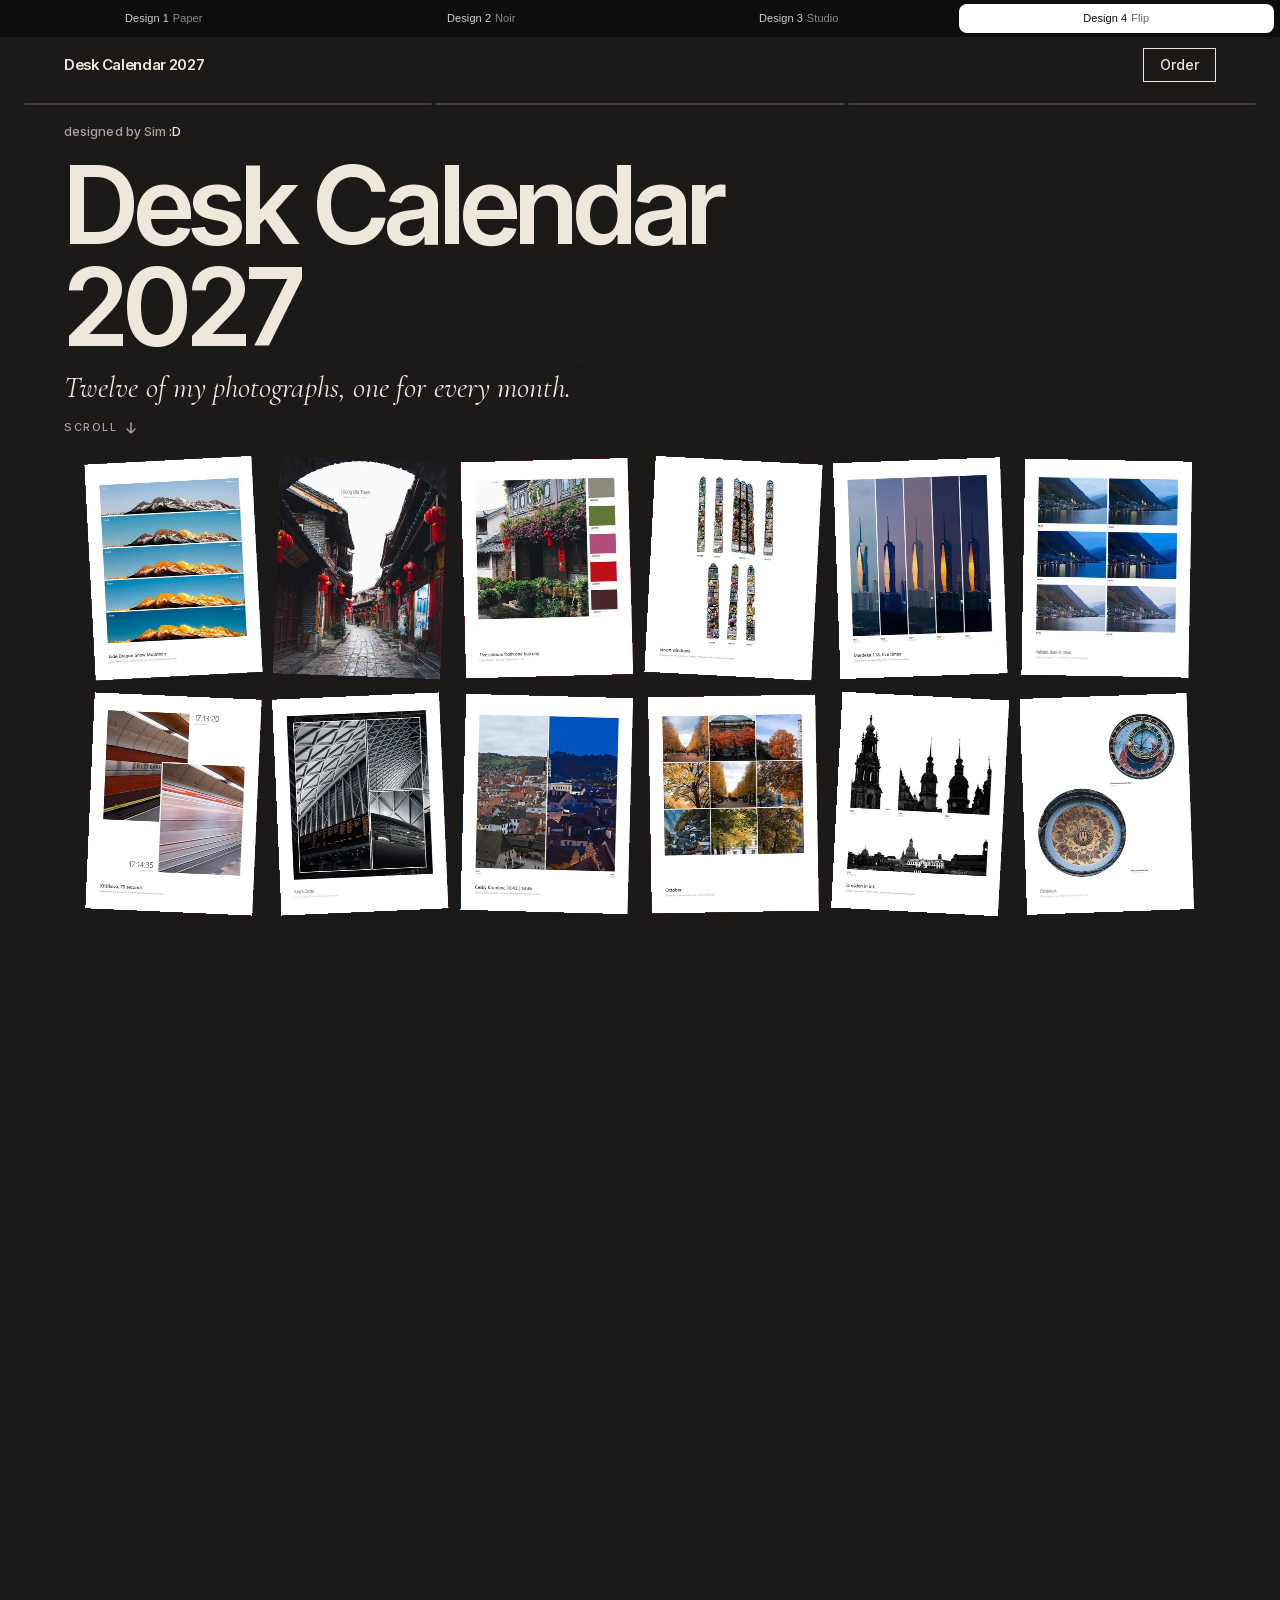
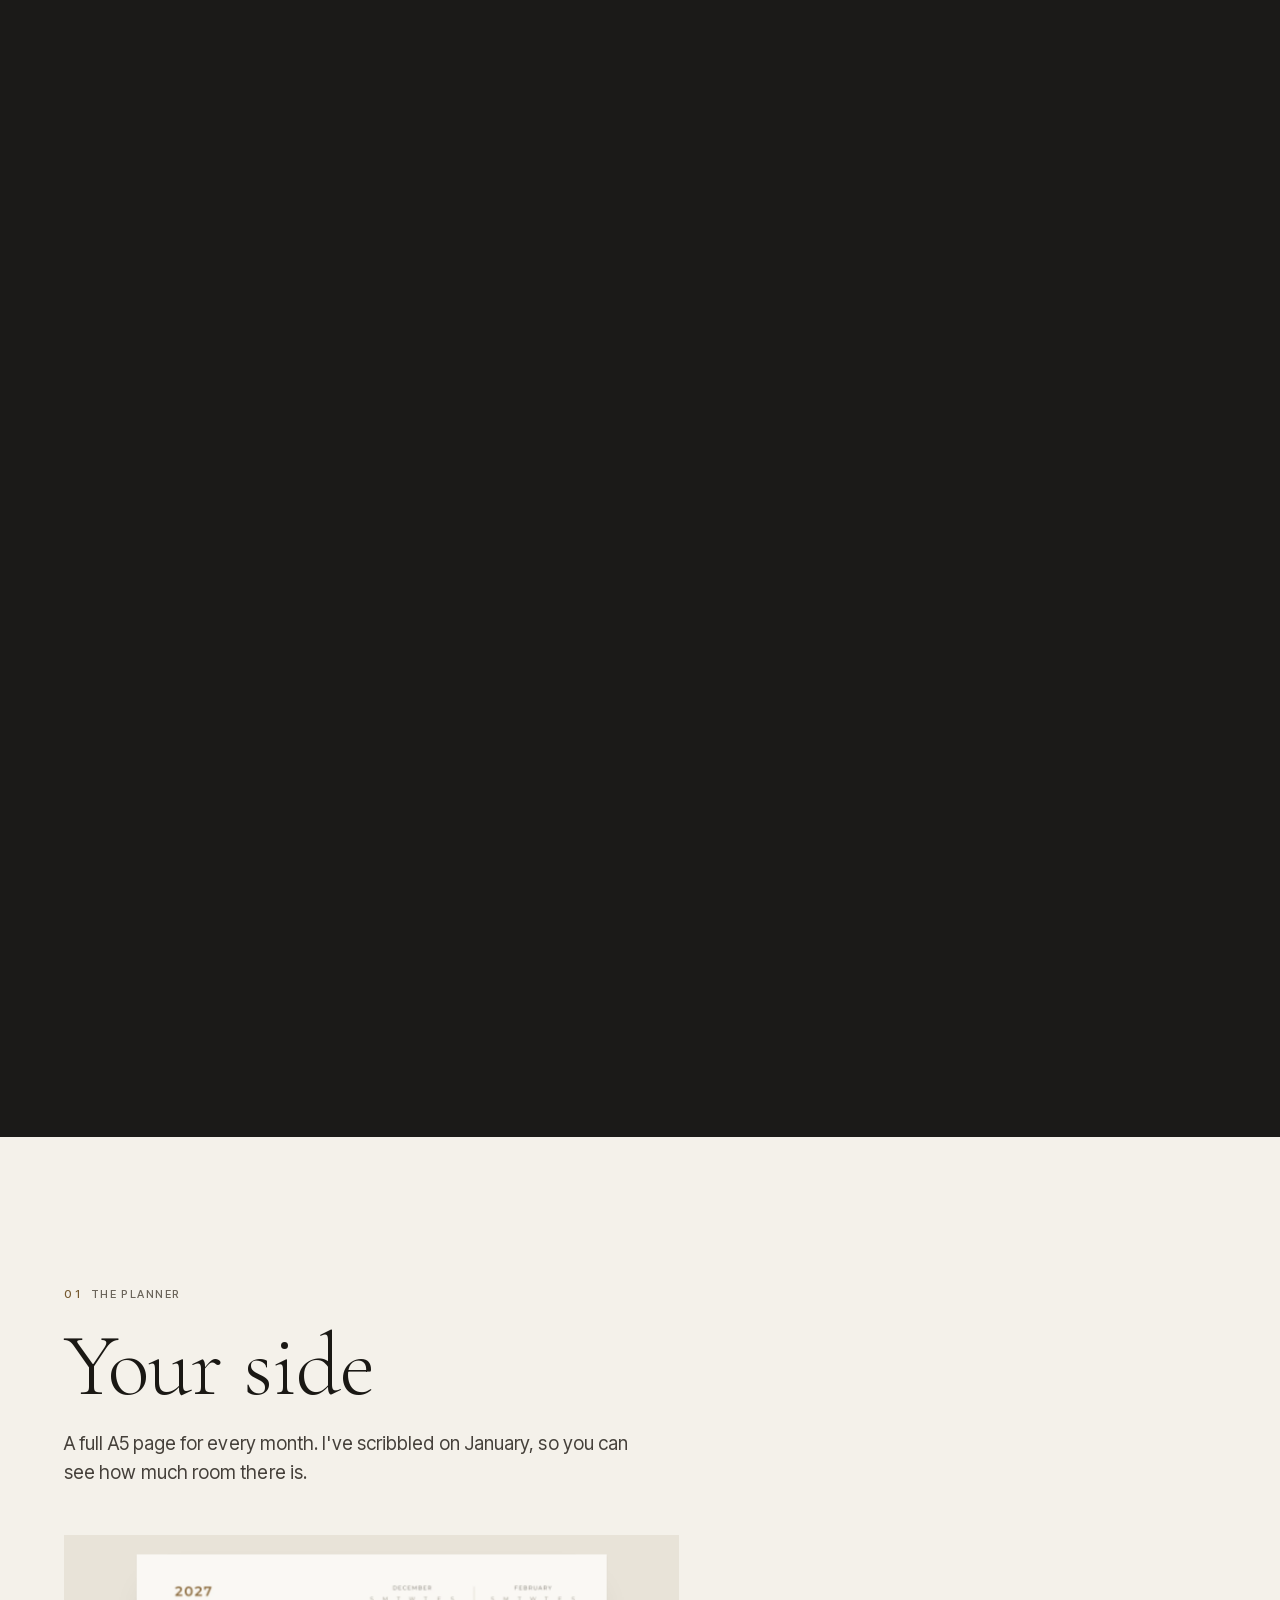
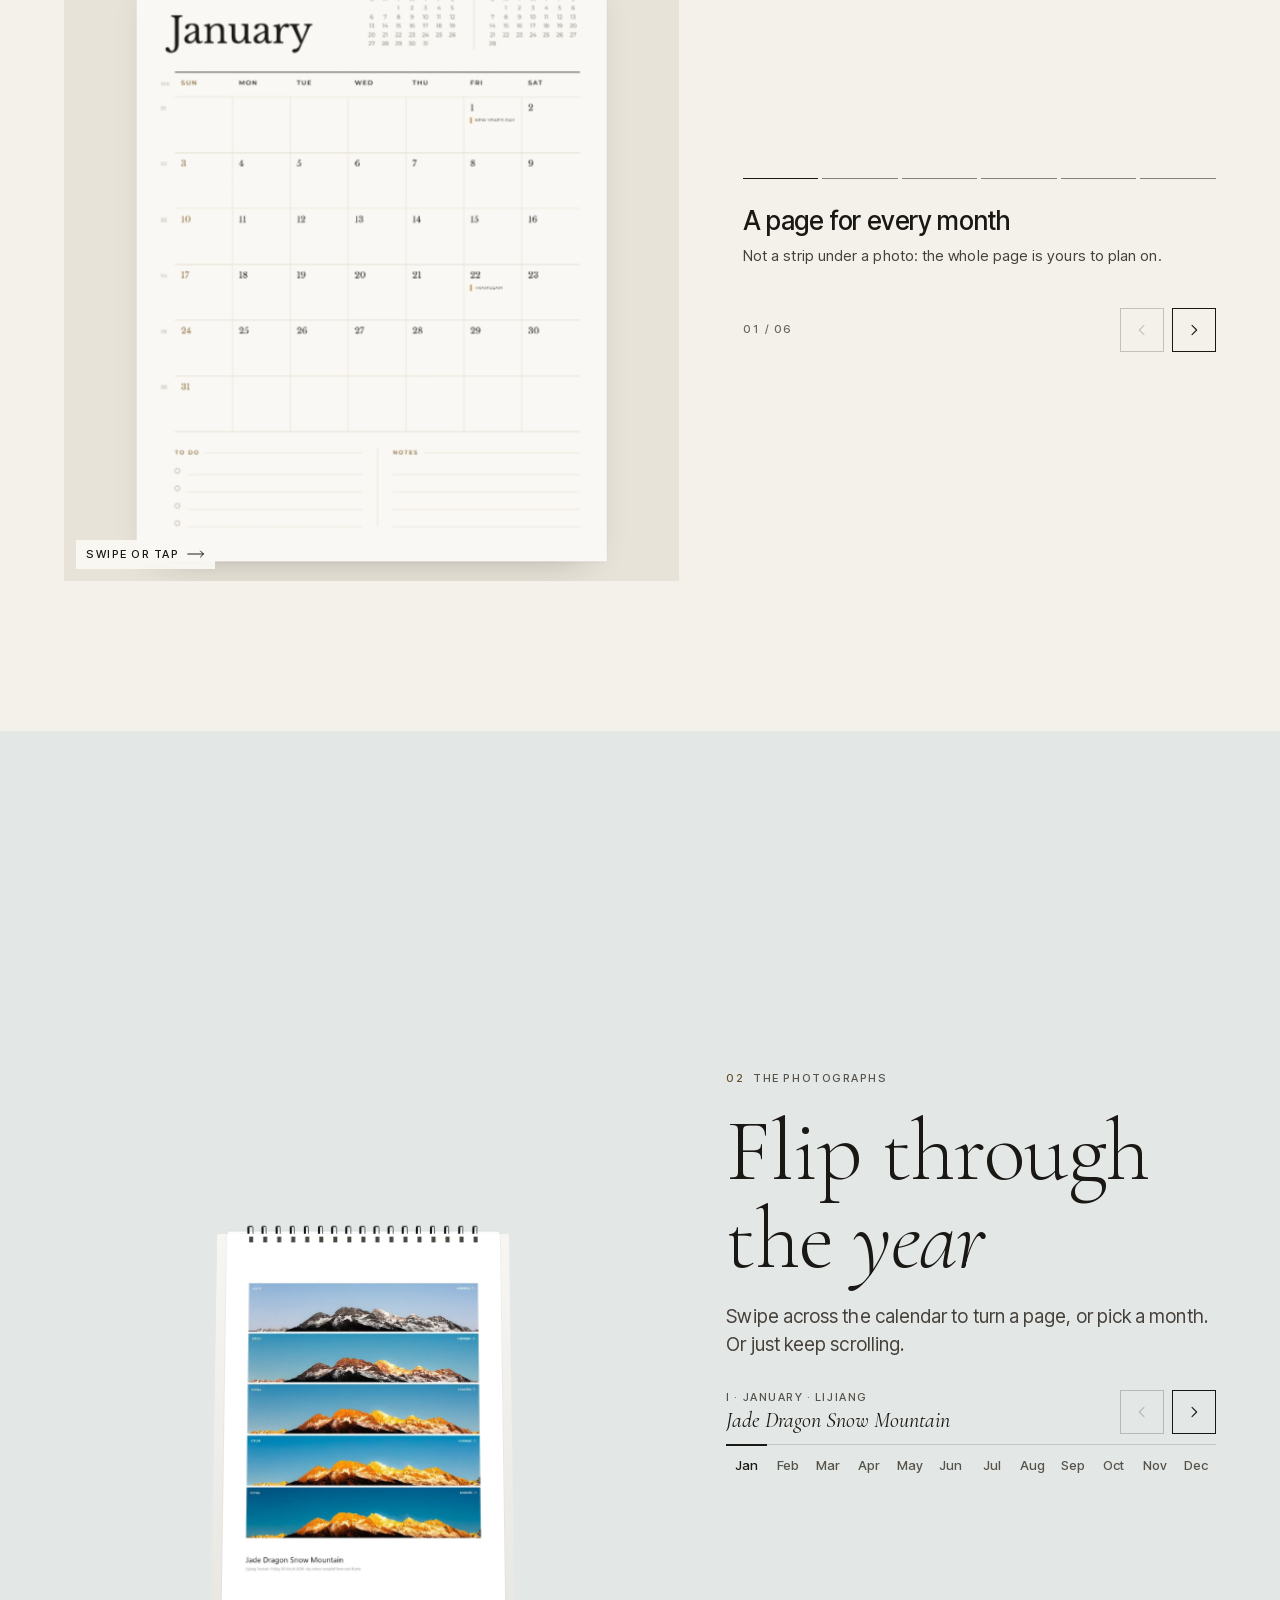
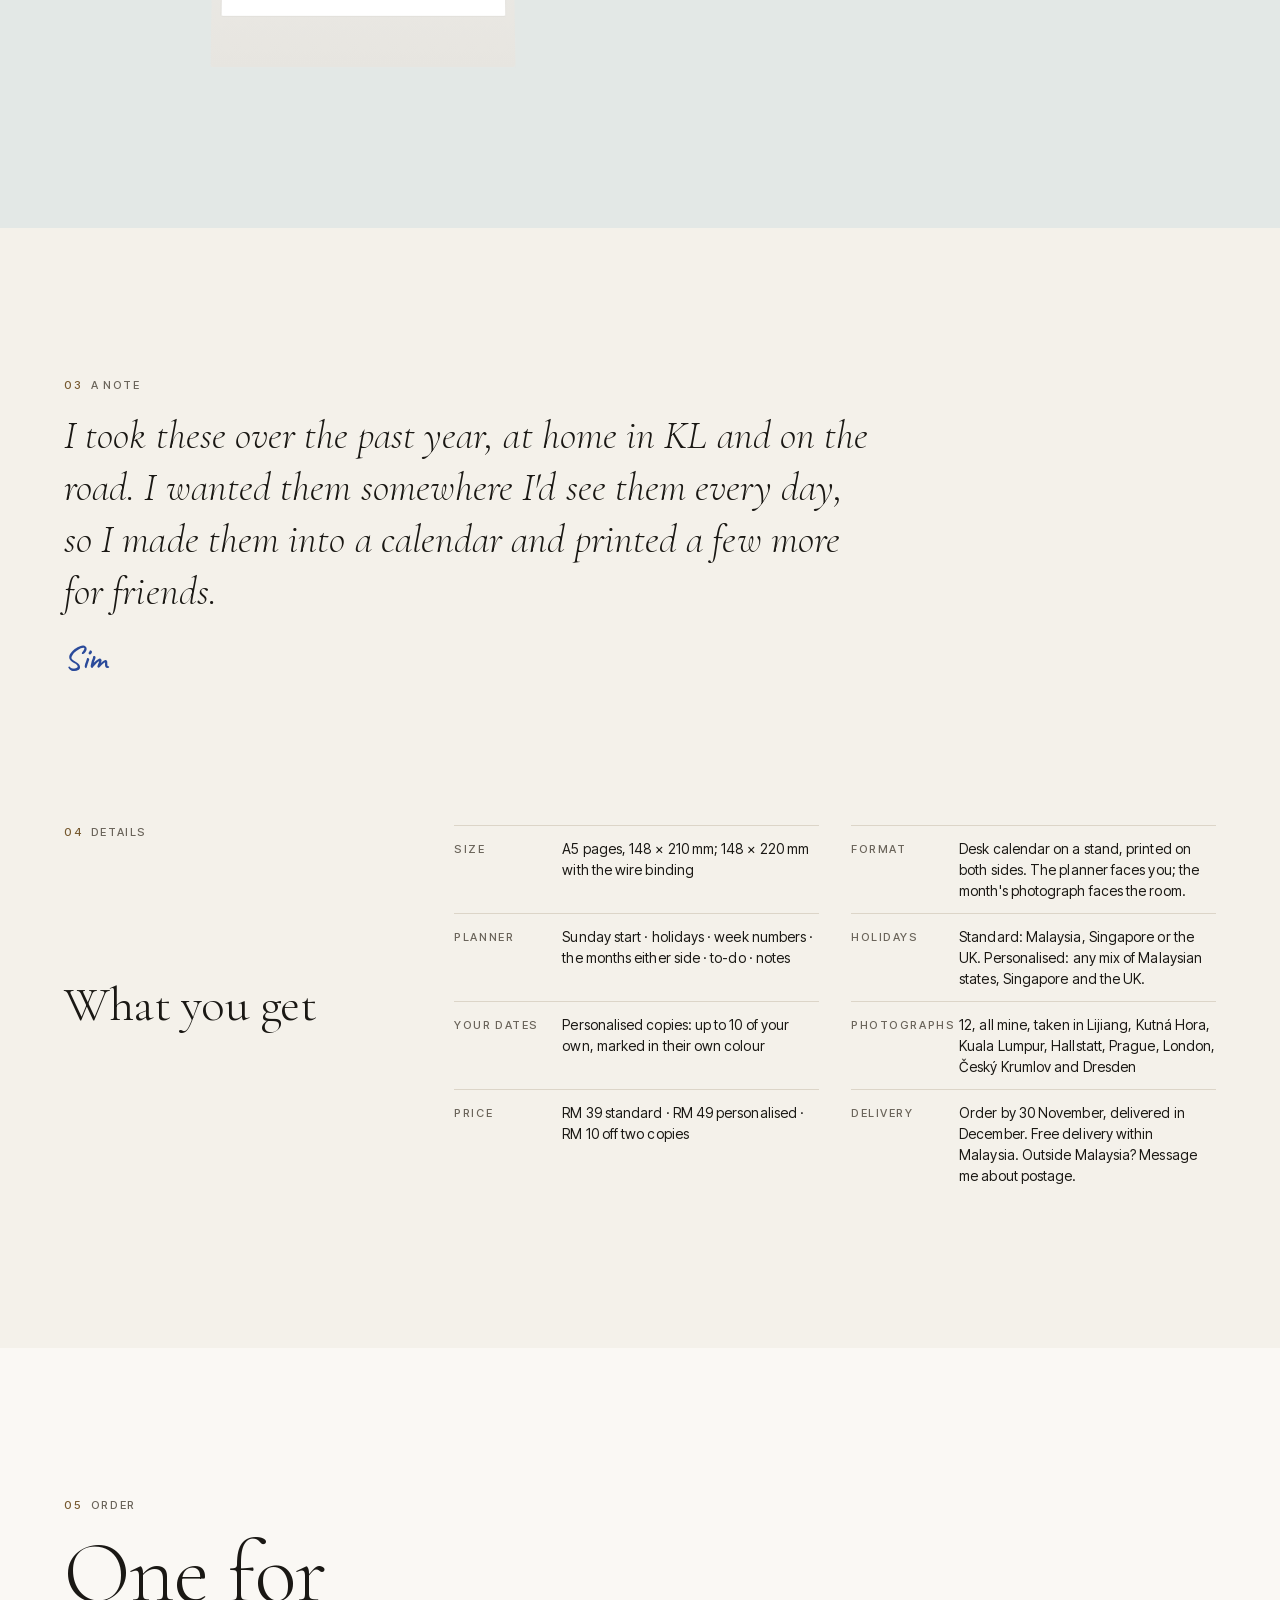
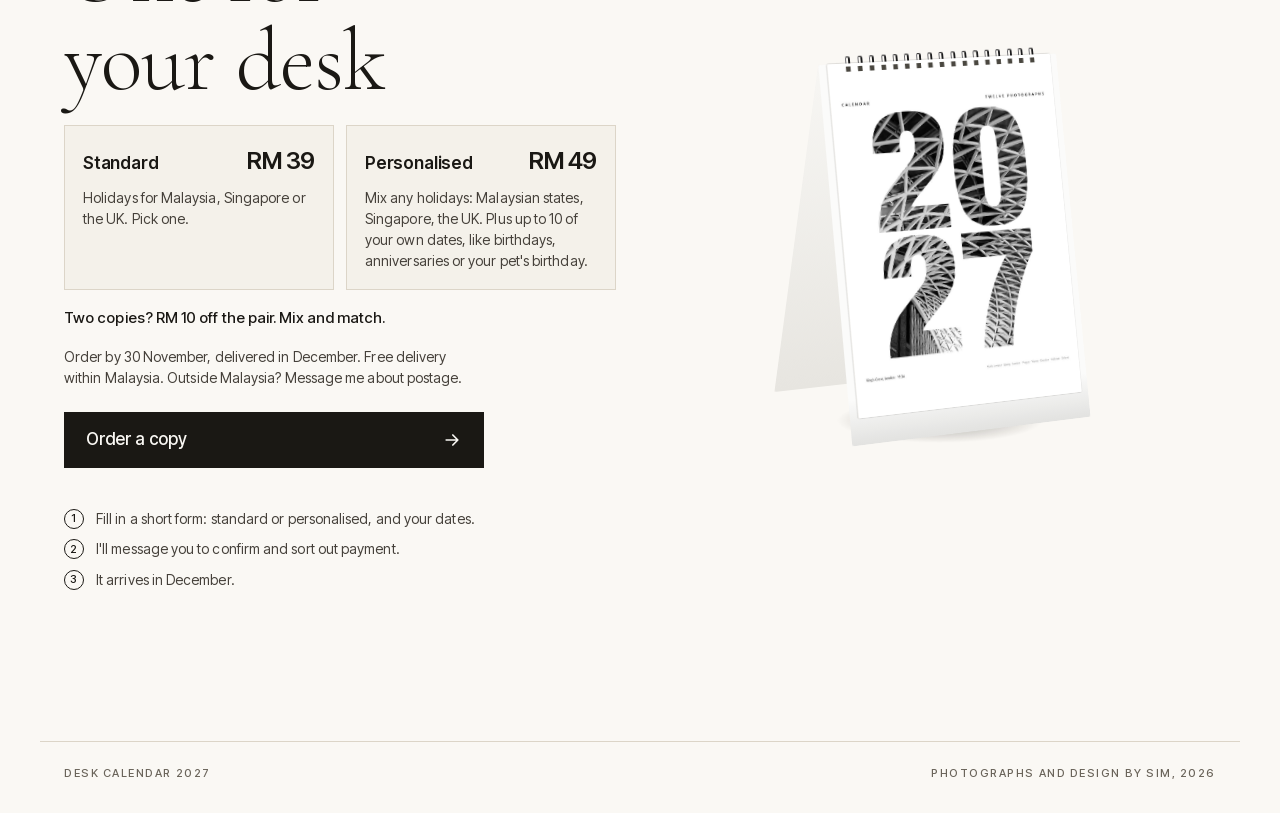
<file: design-4.html>
<!DOCTYPE html>
<html lang="en">
<head>
  <meta charset="UTF-8">
  <meta name="viewport" content="width=device-width, initial-scale=1, viewport-fit=cover">
  <title>Desk Calendar 2027 · by Sim</title>
  <meta name="description" content="Twelve of my photographs, with a planner page for every month of 2027. A desk calendar, made for friends. From RM 39, delivered in December.">
  <meta name="theme-color" content="#1b1a18">
  <link rel="icon" href="assets/favicon.svg" type="image/svg+xml">
  <link rel="apple-touch-icon" href="assets/icon-180.png">
  <!-- Link previews need full addresses. Update these if the site moves to its own domain. -->
  <link rel="canonical" href="https://hunneesim.github.io/2027-Calendar-Site/design-4.html">
  <meta property="og:type" content="website">
  <meta property="og:url" content="https://hunneesim.github.io/2027-Calendar-Site/design-4.html">
  <meta property="og:title" content="Desk Calendar 2027, by Sim">
  <meta property="og:description" content="Twelve of my photographs, with a planner page for every month. From RM 39, delivered in December.">
  <meta property="og:image" content="https://hunneesim.github.io/2027-Calendar-Site/assets/og.jpg">
  <meta property="og:image:alt" content="The 2027 desk calendar on its stand, its cover showing the numerals 2027 filled with the steel roof of King's Cross">
  <meta property="og:image:width" content="1200">
  <meta property="og:image:height" content="630">
  <meta name="twitter:card" content="summary_large_image">
  <link rel="preload" href="assets/fonts/InterTight-latin.woff2" as="font" type="font/woff2" crossorigin>
  <link rel="preload" href="assets/fonts/Cormorant-300i-latin.woff2" as="font" type="font/woff2" crossorigin>
  <link rel="preload" href="assets/pages/p02-400.webp" as="image" fetchpriority="high">
  <link rel="stylesheet" href="assets/css/fonts.css">
  <link rel="stylesheet" href="assets/css/calendar3d.css">
  <link rel="stylesheet" href="assets/css/site.css">
  <style>
    /* ------------------------------------------------------------ opening: twelve pages on a light table become the calendar */
    .open { height: 300vh; height: 300svh; margin-top: calc(var(--nav) * -1); background: #1b1a18; }
    .open .pin { background: #1b1a18; }
    .paper { position: absolute; inset: 0; background: linear-gradient(180deg, #f6f5f2 0%, #efede8 60%, #e7e4dd 100%); opacity: 0; will-change: opacity; }
    .o-title { position: absolute; left: var(--gutter); right: var(--gutter-r); top: calc(var(--nav) + 28px); z-index: 3; display: grid; gap: 12px; justify-items: start; color: var(--ivory); will-change: opacity, transform; }
    .byline { font-size: 13px; font-weight: 500; color: var(--ivory-2); }
    .byline i { font-style: normal; color: var(--ivory); }
    .o-title .sub { font-family: var(--serif); font-style: italic; font-weight: 400; font-size: clamp(21px, 5.6vw, 30px); line-height: 1.2; }
    .o-title .scroll-cue { color: var(--ivory-2); margin-top: 2px; }
    .ltable { position: absolute; inset: 0; z-index: 2; }
    .lt { position: absolute; left: 0; top: 0; aspect-ratio: 400 / 518; background: #fff; transform-origin: 50% 50%; will-change: transform; cursor: zoom-in; }
    .lt img { position: relative; width: 100%; height: 100%; }
    .lt i { position: absolute; inset: 6% -4% -6% -4%; background: radial-gradient(closest-side, rgba(0,0,0,.55), rgba(0,0,0,0)); will-change: opacity; }
    .o-cal { position: absolute; inset: 0; z-index: 1; opacity: .01; will-change: opacity; }
    .o-cal .c3 { --w: min(52vw, 30svh, 280px); position: absolute; left: 50%; top: 50%; transform: translate(-50%, -50%); perspective-origin: 50% 50%; }
    .o-cap { position: absolute; left: var(--gutter); right: var(--gutter-r); bottom: calc(32px + env(safe-area-inset-bottom, 0px)); z-index: 3; display: grid; gap: 8px; opacity: 0; will-change: opacity, transform; }
    .o-cap p:last-child { font-family: var(--serif); font-style: italic; font-weight: 400; font-size: clamp(28px, 7.4vw, 46px); line-height: 1.05; }

    /* ------------------------------------------------------------ planner: the handwriting */
    .hand { position: absolute; inset: 0; pointer-events: none; }
    .hand .w { position: absolute; font-family: var(--hand); font-weight: 500; color: var(--pen); line-height: 1.05; white-space: nowrap; clip-path: inset(0 100% 0 0); transition: clip-path 1.1s cubic-bezier(.45, .05, .35, 1); }
    .hand .w.on { clip-path: inset(0 0 0 0); }
    .hand svg { position: absolute; inset: 0; width: 100%; height: 100%; overflow: visible; }
    .hand path { fill: none; stroke: var(--pen); stroke-linecap: round; stroke-linejoin: round; stroke-dasharray: 1; stroke-dashoffset: 1; transition: stroke-dashoffset .9s cubic-bezier(.45, .05, .35, 1); }
    .hand path.on { stroke-dashoffset: 0; }

    /* ------------------------------------------------------------ the year: a calendar you turn, on the colour of each photograph */
    .year { --muted: #57534b; --bronze: #684f2c; --track: #8a8478; }
    .y-grid { display: grid; }
    .y-grid > * { min-width: 0; }
    .year .head { margin-bottom: 8px; }
    /* tall enough for a page to swing over the top without leaving the stage */
    .y-stage { --w: min(50vw, 23svh, 240px); position: relative; height: calc(var(--w) * 2.95); touch-action: pan-y; cursor: grab; -webkit-user-select: none; user-select: none; }
    .y-stage:active { cursor: grabbing; }
    #yCal { --w: inherit; position: absolute; left: 50%; bottom: 0; transform: translateX(-50%); perspective-origin: 50% 50%; }
    .y-read { display: grid; gap: 4px; }
    .y-row { display: flex; align-items: center; gap: 16px; }
    .y-now { flex: 1; min-width: 0; height: 56px; display: grid; align-content: center; gap: 2px; transition: opacity .25s; }
    .y-now.fade { opacity: 0; }
    .y-now .title-i { white-space: nowrap; overflow: hidden; text-overflow: ellipsis; }
    .y-end { position: absolute; left: 0; right: 0; bottom: -2px; text-align: center; opacity: 0; transition: opacity .4s; pointer-events: none; }
    .y-end.on { opacity: 1; }
    .months { display: grid; grid-template-columns: repeat(6, 1fr); }
    .months button { height: 44px; font-size: 13px; font-weight: 500; color: var(--muted); box-shadow: inset 0 1px 0 rgba(26,24,20,.16); transition: color .3s, box-shadow .3s; }
    .months button[aria-current] { color: var(--ink); box-shadow: inset 0 2px 0 var(--ink); }

    @media (min-width: 700px) { .months { grid-template-columns: repeat(12, 1fr); } }
    @media (min-width: 900px) {
      .o-title { left: max(var(--gutter), calc((100vw - 1200px) / 2 + 24px)); right: auto; max-width: min(62vw, 820px); }
      .o-cap { left: max(var(--gutter), calc((100vw - 1200px) / 2 + 24px)); right: auto; max-width: 560px; }
      .y-grid { grid-template-columns: minmax(0, 1.1fr) minmax(0, .9fr); grid-template-rows: auto auto; column-gap: 64px; }
      .y-stage { --w: min(24vw, 30svh, 290px); grid-column: 1; grid-row: 1 / span 2; }
      .year .head { grid-column: 2; align-self: end; margin-bottom: 24px; }
      .y-read { grid-column: 2; align-self: start; }
    }
    /* phones on their side: words on the left, pictures on the right */
    @media (orientation: landscape) and (max-height: 520px) {
      .o-title { right: 56%; top: calc(var(--nav) + 16px); gap: 8px; }
      .o-title .display { font-size: clamp(30px, 11svh, 52px); }
      .o-cal .c3 { --w: min(46svh, 220px); }
      .o-cap { right: 56%; bottom: 20px; }
      .y-grid { grid-template-columns: minmax(0, 1fr) minmax(0, 1fr); column-gap: 32px; }
      .y-stage { --w: min(29svh, 160px); grid-column: 1; grid-row: 1 / span 2; }
      .year .head { grid-column: 2; }
      .y-read { grid-column: 2; }
    }
  </style>
</head>
<body>
  <nav class="review" aria-label="Design options">
    <a href="index.html">Design 1<small>Paper</small></a>
    <a href="design-2.html">Design 2<small>Noir</small></a>
    <a href="design-3.html">Design 3<small>Studio</small></a>
    <a href="design-4.html" aria-current="page">Design 4<small>Flip</small></a>
  </nav>

  <header class="nav" id="nav" style="--nav-bg:#1b1a18;--nav-fg:#ede7dc">
    <div class="wrap">
      <a class="brand" href="#top">Desk Calendar 2027</a>
      <a class="nav-order" href="#order" data-order>Order</a>
    </div>
  </header>

  <main id="top">
    <section class="open" id="open" aria-label="The calendar">
      <div class="pin" id="openPin">
        <div class="paper" id="paper"></div>
        <div class="bars" id="bars" style="--bars-track:rgba(237,231,220,.2);--bars-fill:#ede7dc"></div>
        <div class="o-cal" id="oCalWrap"><div id="oCal" role="img" aria-label="The desk calendar seen from behind, showing January's photograph, then turned round to show the January planner"></div></div>
        <div class="ltable" id="table" aria-hidden="true"></div>
        <div class="o-title" id="oTitle">
          <p class="byline">designed by Sim <i>:D</i></p>
          <h1 class="display">Desk Calendar<br>2027</h1>
          <p class="sub">Twelve of my photographs, one for every month.</p>
          <p class="label scroll-cue" aria-hidden="true">Scroll <svg viewBox="0 0 12 12" fill="none" stroke="currentColor" stroke-width="1.4" stroke-linecap="round" stroke-linejoin="round"><path d="M6 1v10M2 7l4 4 4-4"/></svg></p>
        </div>
        <div class="o-cap" id="capA"><p class="label">The back</p><p>Twelve photographs face the room.</p></div>
        <div class="o-cap" id="capB"><p class="label">The front</p><p>Twelve planner pages face you.</p></div>
      </div>
    </section>

    <section class="sec planner" id="planner" aria-labelledby="planner-h">
      <div class="wrap head" data-reveal>
        <p class="label"><b>01</b>The planner</p>
        <h2 id="planner-h">Your side</h2>
        <p class="lead">A full A5 page for every month. I've scribbled on January, so you can see how much room there is.</p>
      </div>
      <div class="wrap p-grid">
        <div class="p-view" role="img" aria-label="The January 2027 planner page with handwritten notes, zoomed to the feature described alongside">
          <div class="tour-frame">
            <img src="assets/planner-jan.webp" width="2000" height="2586" alt="" loading="lazy" fetchpriority="low" decoding="async" draggable="false">
            <span class="mark"></span>
            <div class="hand" id="hand" aria-hidden="true">
              <span class="w" data-step="1" style="left:46.3%;top:44.8%;font-size:2.3cqw">dinner</span>
              <span class="w" data-step="1" style="left:46.3%;top:47.2%;font-size:2.3cqw">w/ Sim :D</span>
              <svg viewBox="0 0 700 905" preserveAspectRatio="none"><path data-step="2" pathLength="1" stroke-width="1.8" d="M494 243 C 500 236, 548 234, 566 240 C 576 244, 572 253, 548 256 C 522 259, 494 257, 490 250 C 488 246, 495 240, 506 238"/><path data-step="5" pathLength="1" stroke-width="2" d="M57.5 770 l 2.6 3.2 l 6 -7.6"/></svg>
              <span class="w" data-step="5" style="left:11%;top:83.6%;font-size:2.1cqw">order 2 calendars</span>
              <span class="w" data-step="5" style="left:11%;top:86.4%;font-size:2.1cqw">back up the photos</span>
            </div>
          </div>
          <span class="label p-tag" aria-hidden="true">Swipe or tap <svg viewBox="0 0 24 10" fill="none" stroke="currentColor" stroke-width="1.3" stroke-linecap="round" stroke-linejoin="round"><path d="M1 5h21M18 1l4 4-4 4"/></svg></span>
        </div>
        <div class="p-panel">
          <div class="prog"></div>
          <div class="cards" role="region" aria-label="Planner features" tabindex="0">
            <article class="card"><h3>A page for every month</h3><p>Not a strip under a photo: the whole page is yours to plan on.</p></article>
            <article class="card"><h3>Room to write</h3><p>Big date squares, with weeks that start on Sunday. Dinner's on the 13th.</p></article>
            <article class="card"><h3>Your holidays, marked</h3><p>Malaysia, Singapore or the UK, printed on the day. Personalised copies can mix them, state by state, and add your own dates.</p></article>
            <article class="card"><h3>Months either side</h3><p>Last month and next, for plans that spill over.</p></article>
            <article class="card"><h3>Week numbers</h3><p>Down the side of every row.</p></article>
            <article class="card"><h3>To-do and notes</h3><p>A list and a notes panel at the foot of every month.</p></article>
          </div>
          <div class="p-foot">
            <span class="label count" aria-hidden="true">01 / 06</span>
            <div class="arrows"><button class="p-prev" aria-label="Previous feature"><svg viewBox="0 0 24 24" fill="none" stroke="currentColor" stroke-width="1.6" stroke-linecap="round" stroke-linejoin="round"><path d="M15 5l-7 7 7 7"/></svg></button><button class="p-next" aria-label="Next feature"><svg viewBox="0 0 24 24" fill="none" stroke="currentColor" stroke-width="1.6" stroke-linecap="round" stroke-linejoin="round"><path d="M9 5l7 7-7 7"/></svg></button></div>
          </div>
        </div>
      </div>
    </section>

    <section class="sec year" id="year" aria-labelledby="year-h">
      <div class="wrap y-grid">
        <div class="head" data-reveal>
          <p class="label"><b>02</b>The photographs</p>
          <h2 id="year-h">Flip through the <em>year</em></h2>
          <p class="lead">Swipe across the calendar to turn a page, or pick a month. Or just keep scrolling.</p>
        </div>
        <div class="y-stage" id="yStage" role="group" aria-label="The calendar from behind, turned to the month chosen below">
          <div id="yCal"></div>
          <p class="label y-end" id="yEnd" aria-hidden="true">That's 2027</p>
        </div>
        <div class="y-read">
          <div class="y-row">
            <div class="y-now" id="yNow" aria-live="polite"><p class="label" id="yLabel" aria-hidden="true"></p><p class="title-i" id="yTitle" aria-hidden="true"></p><span class="sr" id="ySr"></span></div>
            <div class="arrows"><button id="yPrev" aria-label="Previous month"><svg viewBox="0 0 24 24" fill="none" stroke="currentColor" stroke-width="1.6" stroke-linecap="round" stroke-linejoin="round"><path d="M15 5l-7 7 7 7"/></svg></button><button id="yNext" aria-label="Next month"><svg viewBox="0 0 24 24" fill="none" stroke="currentColor" stroke-width="1.6" stroke-linecap="round" stroke-linejoin="round"><path d="M9 5l7 7-7 7"/></svg></button></div>
          </div>
          <div class="months" id="months"></div>
        </div>
      </div>
    </section>

    <!-- A draft in Sim's voice: rewrite it in your own words. -->
    <section class="sec note" aria-labelledby="note-h">
      <div class="wrap">
        <p class="label" id="note-h" data-reveal><b>03</b>A note</p>
        <p class="body" data-reveal>I took these over the past year, at home in KL and on the road. I wanted them somewhere I'd see them every day, so I made them into a calendar and printed a few more for friends.</p>
        <p class="sig" data-reveal>Sim</p>
      </div>
    </section>

    <section class="sec details" aria-labelledby="details-h">
      <div class="wrap">
        <div class="head" data-reveal><p class="label"><b>04</b>Details</p><h2 id="details-h">What you get</h2></div>
        <dl class="table" data-reveal>
          <div><dt>Size</dt><dd>A5 pages, 148&nbsp;×&nbsp;210&nbsp;mm; 148&nbsp;×&nbsp;220&nbsp;mm with the wire binding</dd></div>
          <div><dt>Format</dt><dd>Desk calendar on a stand, printed on both sides. The planner faces you; the month's photograph faces the room.</dd></div>
          <div><dt>Planner</dt><dd>Sunday start · holidays · week numbers · the months either side · to-do · notes</dd></div>
          <div><dt>Holidays</dt><dd>Standard: Malaysia, Singapore or the UK. Personalised: any mix of Malaysian states, Singapore and the UK.</dd></div>
          <div><dt>Your dates</dt><dd>Personalised copies: up to 10 of your own, marked in their own colour</dd></div>
          <div><dt>Photographs</dt><dd data-fill="places">12, all mine</dd></div>
          <div><dt>Price</dt><dd data-fill="prices">RM 39 standard · RM 49 personalised · RM 10 off two copies</dd></div>
          <div><dt>Delivery</dt><dd><span data-fill="when">Order by 30 November, delivered in December.</span> <span data-fill="delivery">Free delivery within Malaysia.</span></dd></div>
        </dl>
      </div>
    </section>

    <section class="sec order" aria-labelledby="order-h">
      <div class="wrap order-grid">
        <div class="order-copy" id="order">
          <p class="label" data-reveal><b>05</b>Order</p>
          <h2 id="order-h" data-reveal>One for your desk</h2>
          <div class="options" data-fill="options" data-reveal><div class="opt"><p class="opt-top"><b>Standard</b><span>RM 39</span></p></div><div class="opt"><p class="opt-top"><b>Personalised</b><span>RM 49</span></p></div></div>
          <p class="deal" data-fill="deal" data-reveal>Two copies? RM 10 off the pair.</p>
          <p class="ship" data-reveal><span data-fill="when">Order by 30 November, delivered in December.</span> <span data-fill="delivery">Free delivery within Malaysia.</span></p>
          <a class="btn" href="#order" data-order="final" data-reveal>Order a copy <svg viewBox="0 0 24 24" fill="none" stroke="currentColor" stroke-width="2" stroke-linecap="round" stroke-linejoin="round"><path d="M5 12h14M13 6l6 6-6 6"/></svg></a>
          <p class="order-note" id="orderNote" role="status" aria-live="polite"></p>
          <ol class="steps" data-reveal>
            <li>Fill in a short form: standard or personalised, and your dates.</li>
            <li>I'll message you to confirm and sort out payment.</li>
            <li>It arrives in December.</li>
          </ol>
        </div>
        <div class="order-cal" id="orderCalScene"><div id="orderCal" role="img" aria-label="The desk calendar on its stand, showing the cover"></div></div>
      </div>
    </section>
  </main>

  <footer><div class="wrap label"><span>Desk Calendar 2027</span><span>Photographs and design by Sim, 2026</span></div></footer>

  <script src="assets/js/content.js"></script>
  <script src="assets/js/motion.js"></script>
  <script src="assets/js/site.js"></script>
  <script>
  (function () {
    const { scene, onMeasure, seg, lerp, ease, clamp, Calendar3D, reveals, reduced } = Motion;
    const { $, $$, ROMAN, mix, fill, Nav, Tint, Bars, viewer, Planner, Order } = Site;
    reveals(); fill(); Order();
    const P = CAL.PAGES, IVORY = "#ede7dc", INK = "#1a1814", TABLE = "#1b1a18";
    const pastel = hex => mix(hex, [244, 241, 234], .1);       // a photograph's colour, softened into paper
    const fade = (el, o, dy = 10) => { el.style.opacity = o.toFixed(3); el.style.transform = `translate3d(0, ${((1 - o) * dy).toFixed(1)}px, 0)`; };
    const top = el => el.getBoundingClientRect().top + scrollY;

    /* ------------------------------------------------------------ opening
       twelve pages on a light table → gathered into one stack → the stack is the calendar, seen from behind → turned round */
    const open = $("#open"), pin = $("#openPin"), table = $("#table"), oTitle = $("#oTitle"), paper = $("#paper"), oWrap = $("#oCalWrap");
    const capA = $("#capA"), capB = $("#capB"), barsEl = $("#bars");
    // January is last in the page so it lands on top of the stack
    table.innerHTML = P.map((pg, i) => `<button class="lt" data-i="${i}" tabindex="-1" style="background:${pg.tone}"><i></i><img src="${pg.webp.replace(".webp", "-400.webp")}" width="400" height="518" alt="" decoding="async" draggable="false"></button>`).reverse().join("");
    const thumbs = $$(".lt", table).reverse(), shades = thumbs.map(t => t.querySelector("i"));
    const ROT = [-3, 2, -1.5, 3, -2, 1, 2.5, -2.5, 1.5, -1, 3, -2];
    const oCalEl = $("#oCal");
    const oCal = Calendar3D(oCalEl, { sheets: CAL.DUPLEX, stand: "white", blanks: 3 });
    oCal.flip(0, 1);
    const bars = Bars(barsEl, [[0, .4], [.4, .62], [.62, .9]]);
    const backPose = turn => ({ ry: 180 + turn * 180, rx: -6 - 12 * Math.sin(Math.PI * turn) });
    let grid = [], stack = { x: 0, y: 0, w: 100 }, tw = 80, openDark = true, openP = 0;
    onMeasure(vh => {
      const VW = innerWidth, land = VW > vh && vh < 520;
      // where the calendar's photo page sits on screen, seen from behind: the stack lands exactly there
      const q = backPose(0); oCal.view({ ry: q.ry, rx: q.rx });
      const pr = pin.getBoundingClientRect(), r = oCal.sheets[0].querySelector(".c3-rear").getBoundingClientRect();
      stack = { x: r.left - pr.left + r.width / 2, y: r.top - pr.top + r.height / 2, w: Math.min(r.width, r.height * 400 / 518) };
      // the light table: 3 across on phones, 6 across on wide screens, 4 across beside the words on a phone on its side
      const cols = land ? 4 : VW < 700 ? 3 : 6, rows = 12 / cols, gap = VW < 700 ? 12 : 20;
      const left = land ? VW * .46 : 24, right = VW - 24;
      const t0 = land ? 72 : oTitle.offsetTop + oTitle.offsetHeight + 24, b0 = vh - 24;
      tw = Math.min((Math.min(right - left, 1100) - (cols - 1) * gap) / cols, ((b0 - t0) - (rows - 1) * gap) / rows * (400 / 518));
      const th = tw * 518 / 400, gw = cols * tw + (cols - 1) * gap, gh = rows * th + (rows - 1) * gap;
      const x0 = left + ((right - left) - gw) / 2, y0 = t0 + ((b0 - t0) - gh) / 2;
      grid = P.map((_, i) => ({ x: x0 + (i % cols) * (tw + gap) + tw / 2, y: y0 + Math.floor(i / cols) * (th + gap) + th / 2 }));
      thumbs.forEach(t => { t.style.width = tw + "px"; });
    });
    scene(open, p => {
      openP = p;
      const out = ease.inOut(seg(p, .02, .1));
      oTitle.style.opacity = (1 - out).toFixed(3);
      oTitle.style.transform = `translate3d(0, ${(-30 * out).toFixed(1)}px, 0)`;
      oTitle.style.visibility = out >= 1 ? "hidden" : "";
      // gather: December first, January last, so January ends on top
      thumbs.forEach((t, i) => {
        const a = .03 + (11 - i) * .012, g = ease.inOut(seg(p, a, a + .2)), c = grid[i] || stack;
        const x = lerp(c.x, stack.x, g), y = lerp(c.y, stack.y, g), s = lerp(1, stack.w / tw, g);
        t.style.transform = `translate3d(${(x - tw / 2).toFixed(1)}px, ${(y - tw * 518 / 800).toFixed(1)}px, 0) rotate(${(ROT[i] * (1 - g)).toFixed(2)}deg) scale(${s.toFixed(4)})`;
        shades[i].style.opacity = (1 - g * .92).toFixed(3);
      });
      // the stack becomes the calendar; the calendar was already drawn (just barely visible) so the swap is instant
      const cross = seg(p, .4, .46);
      table.style.opacity = (1 - cross).toFixed(3);
      table.style.visibility = cross >= 1 ? "hidden" : "";
      oWrap.style.opacity = Math.max(.01, cross).toFixed(3);
      paper.style.opacity = ease.inOut(seg(p, .34, .46)).toFixed(3);
      const q = backPose(ease.inOut(seg(p, .62, .84)));
      oCal.view({ ry: q.ry, rx: q.rx });
      fade(capA, seg(p, .46, .5) * (1 - seg(p, .58, .62)));
      fade(capB, seg(p, .8, .86));
      const dark = p < .45;
      if (dark !== openDark) {
        openDark = dark;
        barsEl.style.setProperty("--bars-track", dark ? "rgba(237,231,220,.2)" : "");
        barsEl.style.setProperty("--bars-fill", dark ? IVORY : "");
        open.style.backgroundColor = dark ? "" : "#e7e4dd";        // the strip below the stage, seen when Safari's toolbar hides
      }
      bars(p);
    }, "pin", { smooth: 90 });
    // tap a page on the light table to see it larger
    table.addEventListener("click", e => {
      const b = e.target.closest(".lt");
      if (b && openP < .05) viewer().open(+b.dataset.i, b);
    });

    /* ------------------------------------------------------------ planner: the handwriting appears as you reach it, and stays */
    const inks = $$("#hand [data-step]");
    let written = 0;
    Planner($("#planner"), {
      onStep(f, k) {
        if (k > written && Math.abs(f - k) < .12) { written = k; inks.forEach(el => { if (+el.dataset.step <= written) el.classList.add("on"); }); }
      }
    });

    /* ------------------------------------------------------------ the year: thirteen sheets, printed on both sides, seen from behind
       sheet 0 is the cover (January's photo on its back); sheet k is month k's planner with month k+1's photo on its back */
    const year = $("#year"), yStage = $("#yStage"), tint = Tint(year);
    const backOf = k => ({ src: P[k].webp, bg: "#fff", alt: "" });
    const SH = [{ ...CAL.DUPLEX[0], back: backOf(0) }];
    for (let k = 1; k < 12; k++) SH.push({ bg: "#faf8f4", back: backOf(k) });       // the planner sides face away in this view
    SH.push({ bg: "#faf8f4", back: { bg: "#fbfaf7" } });                             // December's planner: plain on the back
    const yCal = Calendar3D($("#yCal"), { sheets: SH, stand: "white", blanks: 0, lazy: true });
    yCal.view({ ry: 180, rx: -7 });
    const N = 12, prog = new Array(13).fill(0), tweens = {};
    let m = 0;                                                  // month on show: sheets 0..m are turned
    const setFlip = (i, t) => { prog[i] = t; yCal.flip(i, t); };
    function stopAll() { for (const i in tweens) cancelAnimationFrame(tweens[i]); for (let i = 0; i < 13; i++) setFlip(i, i <= m ? 1 : 0); }
    function tween(i, to, dur = 620, done) {
      cancelAnimationFrame(tweens[i]);
      if (reduced) { setFlip(i, to); if (done) done(); return; }
      const from = prog[i], t0 = performance.now(), d = Math.max(1, Math.abs(to - from) * dur);
      const step = now => {
        const k = clamp((now - t0) / d);
        setFlip(i, lerp(from, to, ease.inOut(k)));
        if (k < 1) tweens[i] = requestAnimationFrame(step); else if (done) done();
      };
      tweens[i] = requestAnimationFrame(step);
    }
    // only the sheets either side of the one on show are drawn and loaded
    function visible(extra = -1) {
      for (let i = 0; i < 13; i++) {
        const near = (i >= m - 1 && i <= m + 1) || i === extra;
        yCal.show(i, near);
        if (near || i === m + 2) yCal.load(i);
      }
    }
    setFlip(0, 1); visible();
    const yLabel = $("#yLabel"), yTitle = $("#yTitle"), ySr = $("#ySr"), yNow = $("#yNow"), yEnd = $("#yEnd"), yPrev = $("#yPrev"), yNext = $("#yNext");
    $("#months").innerHTML = CAL.MONTHS.map(mn => `<button aria-label="${mn}">${mn.slice(0, 3)}</button>`).join("");
    const mBtns = $$("#months button");
    let readT = 0, first = true;
    function readout() {
      const pg = P[m], text = () => {
        yLabel.textContent = `${ROMAN[m]} · ${CAL.MONTHS[m]} · ${pg.place}`;
        yTitle.textContent = pg.title;
        ySr.textContent = `${CAL.MONTHS[m]}, ${pg.place}: ${pg.title}`;
        yNow.classList.remove("fade");
      };
      clearTimeout(readT);
      if (first) { first = false; text(); } else { yNow.classList.add("fade"); readT = setTimeout(text, 200); }
      mBtns.forEach((b, i) => b.toggleAttribute("aria-current", i === m));
      yPrev.disabled = m === 0; yNext.disabled = m === N - 1;
      yEnd.classList.toggle("on", m === N - 1);
      tint.set(pastel(pg.tone)); nav.refresh();
    }
    // at either end of the year the page lifts a little and settles back, rather than wrapping round
    function bump(dir) {
      if (dir > 0) { visible(12); tween(12, .1, 600, () => tween(12, 0, 600)); }
      else tween(0, .9, 600, () => tween(0, 1, 600));
    }
    function go(k) {
      if (k < 0 || k > N - 1) return bump(k < 0 ? -1 : 1);
      if (k === m) return;
      stopAll();
      const from = m; m = k;
      if (Math.abs(k - from) === 1) {
        visible(k > from ? k : from);
        if (k > from) tween(k, 1); else tween(from, 0);
      } else {
        // a jump: set the sheets in between at once, then turn the last one
        for (let i = 1; i < 13; i++) setFlip(i, i < k ? 1 : i === k && k > from ? .5 : i <= k ? 1 : 0);
        visible(k);
        if (prog[k] < 1) tween(k, 1, 520);
      }
      readout();
    }
    mBtns.forEach((b, i) => b.addEventListener("click", () => go(i)));
    yPrev.addEventListener("click", () => go(m - 1));
    yNext.addEventListener("click", () => go(m + 1));
    // swipe across the calendar: the page follows your finger
    let drag = null, lastScroll = 0;
    addEventListener("scroll", () => { lastScroll = performance.now(); }, { passive: true });
    yStage.addEventListener("pointerdown", e => {
      if (e.button !== 0 || !e.isPrimary) return;
      drag = { x: e.clientX, y: e.clientY, moved: false, id: e.pointerId, w: yStage.clientWidth };
    });
    yStage.addEventListener("pointermove", e => {
      if (!drag || e.pointerId !== drag.id) return;
      const dx = e.clientX - drag.x, dy = e.clientY - drag.y;
      if (!drag.moved) {
        if (!(Math.abs(dx) > 6 && Math.abs(dx) > Math.abs(dy))) return;
        drag.moved = true; stopAll();
        try { yStage.setPointerCapture(drag.id); } catch (_) {}
      }
      const t = clamp(Math.abs(dx) / Math.min(drag.w * .6, 320));
      if (dx < 0) {                                               // towards the next month
        if (drag.dir === -1 && m > 0) setFlip(m, 1);
        drag.dir = 1;
        if (m < N - 1) { drag.sheet = m + 1; visible(m + 1); setFlip(m + 1, t); }
        else { drag.sheet = 12; visible(12); setFlip(12, t * .12); }
      } else {                                                    // back a month
        if (drag.dir === 1) setFlip(drag.sheet, 0);
        drag.dir = -1;
        if (m > 0) { drag.sheet = m; setFlip(m, 1 - t); }
        else { drag.sheet = 0; setFlip(0, 1 - t * .12); }
      }
    });
    const end = e => {
      if (!drag || e.pointerId !== drag.id) return;
      const d = drag; drag = null;
      if (d.moved && d.sheet !== undefined) {
        const atEnd = (d.dir > 0 && m === N - 1) || (d.dir < 0 && m === 0);
        const t = d.dir > 0 ? prog[d.sheet] : 1 - prog[d.sheet];
        if (atEnd) tween(d.sheet, d.dir > 0 ? 0 : 1, 380);
        else if (t > .3) { m += d.dir; tween(d.sheet, d.dir > 0 ? 1 : 0, 480); visible(d.sheet); readout(); }
        else tween(d.sheet, d.dir > 0 ? 0 : 1, 360);
      } else if (!d.moved && e.type === "pointerup" && performance.now() - lastScroll > 160) go(m + 1);
    };
    yStage.addEventListener("pointerup", end);
    yStage.addEventListener("pointercancel", end);
    // the first time the calendar comes into view, its next page lifts a little, to show it can be turned
    new IntersectionObserver((es, io) => {
      if (!es[0].isIntersecting) return;
      io.disconnect();
      if (!reduced && m < N - 1 && !drag) { visible(m + 1); tween(m + 1, .16, 700, () => { if (!drag) tween(m + 1, 0, 700); }); }
    }, { threshold: .6 }).observe(yStage);

    /* ------------------------------------------------------------ nav: the colour of whatever is under it */
    let openEnd = 0, yTop = 0, yEndY = 0, orderTop = 0;
    onMeasure(vh => { openEnd = top(open) + open.offsetHeight - vh; yTop = top(year); yEndY = yTop + year.offsetHeight; orderTop = top($(".order")); });
    const nav = Nav($("#nav"), y => {
      const at = y + 28;
      if (at < openEnd) return openDark ? { bg: TABLE, fg: IVORY } : { bg: "#f6f5f2", fg: INK };
      if (at >= yTop && at < yEndY) return { bg: tint.get() || "#f4f1ea", fg: INK };
      return { bg: at >= orderTop ? "#faf8f4" : "#f4f1ea", fg: INK, line: true };
    });
    readout();

    /* ------------------------------------------------------------ order: the calendar turns slowly as you pass */
    const cal2 = Calendar3D($("#orderCal"), { sheets: [CAL.DUPLEX[0]], stand: "white", blanks: 3 });
    scene($("#orderCalScene"), p => { cal2.view({ ry: lerp(24, -22, p), rx: -9 }); cal2.ground(1, .9); }, "view");

    Motion.ready([...$$(".lt img"), ...oCalEl.querySelectorAll("img")]).then(Motion.measure);
  })();
  </script>
</body>
</html>
</file>
<file: assets/css/calendar3d.css>
/* 3D desk calendar: an A-frame stand with wire-o bound sheets that flip over the top.
   Size is set by --w (the width of one sheet). Everything else is derived from it. */
.c3 {
  --w: 280px;
  --hs: calc(var(--w) * 1.4189);            /* sheet height: A5, 148 x 210 mm */
  --bw: calc(var(--w) * 1.07);              /* stand board width */
  --bh: calc(var(--hs) + var(--w) * .11);   /* stand board height, a lip shows below the sheets */
  --lean-f: 13deg;
  --lean-b: 21deg;
  --board: #f3f1ec;
  --board-edge: #dcd7cd;
  --back: #e7e2d8;
  --ring: #2c2c2e;
  --ring-hi: #77777c;
  --paper-back: #f1eee8;
  --hole: #4a4740;
  position: relative;
  width: var(--bw);
  height: calc(var(--bh) + var(--w) * .2);
  perspective: calc(var(--w) * 9);
  perspective-origin: 50% 30%;
  -webkit-user-select: none; user-select: none;
}
.c3--black { --board: #161617; --board-edge: #0b0b0c; --back: #0f0f10; --ring: #1d1d1f; --ring-hi: #5d5d62; --hole: #2a2a2c; }
.c3--white { --board: #fbfbfa; --board-edge: #e2e2e0; --back: #f2f1ee; --ring: #1b1b1c; --ring-hi: #6a6a6e; }
.c3--white .c3-back > .c3-plane { background: linear-gradient(180deg, #f7f6f3, #e7e5e0); }

.c3-rig, .c3-front, .c3-back, .c3-sheet { transform-style: preserve-3d; -webkit-transform-style: preserve-3d; }
.c3-rig {
  position: absolute; left: 0; top: calc(var(--w) * .09);
  width: var(--bw); height: var(--bh);
  transform-origin: 50% 46%;
  will-change: transform;
}
.c3-front, .c3-back { position: absolute; left: 0; top: 0; width: var(--bw); height: var(--bh); transform-origin: 50% 0; }
.c3-front { transform: rotateX(var(--lean-f)); }
.c3-back { height: calc(var(--bh) * 1.046); transform: rotateX(calc(var(--lean-b) * -1)) translateZ(-.5px); }
.c3-plane { position: absolute; inset: 0; border-radius: 2px; }
.c3-front > .c3-plane { background: linear-gradient(180deg, var(--board) 0%, var(--board) 88%, var(--board-edge) 100%); }
.c3-back > .c3-plane { background: linear-gradient(180deg, var(--back), color-mix(in srgb, var(--back) 80%, #000)); }

.c3-sheet {
  position: absolute; left: calc((var(--bw) - var(--w)) / 2); top: 0;   /* hinged exactly at the binding */
  width: var(--w); height: var(--hs);
  transform-origin: 50% 0;
}
.c3-face {
  position: absolute; inset: 0; overflow: hidden; border-radius: 1px;
  background: #fff;
  -webkit-backface-visibility: hidden; backface-visibility: hidden;
  box-shadow: 0 0 0 .5px rgba(0,0,0,.06);
}
.c3-face img { display: block; width: 100%; height: 100%; object-fit: contain; }
/* the back is turned about the vertical axis, so artwork on it reads upright once the sheet has gone over the top */
.c3-rear { transform: rotateY(180deg); background: var(--paper-back); }
.c3-blank .c3-face { background: #fbfaf7; }

/* punched holes along the top of each sheet, lined up with the rings */
/* one element per face: each tile is one ring's share of the width, with the hole drawn in its middle */
.c3-holes {
  position: absolute; left: calc(var(--w) * .062); right: calc(var(--w) * .062); top: calc(var(--w) * .011); height: calc(var(--w) * .022); pointer-events: none;
  background: linear-gradient(90deg, transparent 33%, var(--hole) 33%, var(--hole) 67%, transparent 67%) 0 0 / calc(100% / var(--rings, 17)) 100% repeat-x;
  border-radius: 1px;
}
.c3-shade { position: absolute; inset: 0; background: linear-gradient(180deg, rgba(10,8,5,.55), rgba(10,8,5,.18) 60%, rgba(10,8,5,.08)); opacity: 0; pointer-events: none; }

/* wire-o rings, drawn as loops that rise over the top edge and drop into the holes */
.c3-rings {
  position: absolute; left: calc((var(--bw) - var(--w)) / 2 + var(--w) * .062); right: calc((var(--bw) - var(--w)) / 2 + var(--w) * .062);
  top: calc(var(--w) * -.03); height: calc(var(--w) * .07);
  display: grid; grid-template-columns: repeat(var(--rings, 17), 1fr); justify-items: center; pointer-events: none;
  transform: translateZ(calc(var(--w) * .012));
}
.c3-rings i {
  position: relative; width: calc(var(--w) * .017); height: 100%;
  border-radius: calc(var(--w) * .02);
  border: calc(var(--w) * .0055) solid var(--ring);
  border-left-color: var(--ring-hi);
  box-shadow: calc(var(--w) * .004) 0 0 color-mix(in srgb, var(--ring) 70%, #000);
}

.c3-ground {
  position: absolute; left: -12%; right: -12%; bottom: 0; height: calc(var(--w) * .26);
  background: radial-gradient(50% 50% at 50% 50%, rgba(20,16,10,.34), rgba(20,16,10,.14) 45%, rgba(20,16,10,0) 72%);
  transform-origin: 50% 50%;
  will-change: transform, opacity;
}
</file>
<file: assets/css/fonts.css>
/* Inter Tight (variable, 100–900) and Cormorant Garamond Light, served from this site so nothing waits on another domain.
   Latin, plus a small Czech subset for the place names. SIL Open Font License. */
@font-face { font-family: "Inter Tight"; font-style: normal; font-weight: 100 900; font-display: swap; src: url(../fonts/InterTight-latin.woff2) format("woff2"); unicode-range: U+0000-00FF, U+0131, U+0152-0153, U+02BB-02BC, U+02C6, U+02DA, U+02DC, U+0304, U+0308, U+0329, U+2000-206F, U+20AC, U+2122, U+2191, U+2193, U+2212, U+2215, U+FEFF, U+FFFD; }
@font-face { font-family: "Inter Tight"; font-style: normal; font-weight: 100 900; font-display: swap; src: url(../fonts/InterTight-cz.woff2) format("woff2"); unicode-range: U+010C-010F, U+011A-011B, U+0147-0148, U+0158-0161, U+0164-0165, U+016E-016F, U+017D-017E; }
@font-face { font-family: "Cormorant Garamond"; font-style: normal; font-weight: 300; font-display: swap; src: url(../fonts/Cormorant-300-latin.woff2) format("woff2"); unicode-range: U+0000-00FF, U+0131, U+0152-0153, U+02BB-02BC, U+02C6, U+02DA, U+02DC, U+0304, U+0308, U+0329, U+2000-206F, U+20AC, U+2122, U+2191, U+2193, U+2212, U+2215, U+FEFF, U+FFFD; }
@font-face { font-family: "Cormorant Garamond"; font-style: normal; font-weight: 300; font-display: swap; src: url(../fonts/Cormorant-300-cz.woff2) format("woff2"); unicode-range: U+010C-010F, U+011A-011B, U+0147-0148, U+0158-0161, U+0164-0165, U+016E-016F, U+017D-017E; }
@font-face { font-family: "Cormorant Garamond"; font-style: italic; font-weight: 300; font-display: swap; src: url(../fonts/Cormorant-300i-latin.woff2) format("woff2"); unicode-range: U+0000-00FF, U+0131, U+0152-0153, U+02BB-02BC, U+02C6, U+02DA, U+02DC, U+0304, U+0308, U+0329, U+2000-206F, U+20AC, U+2122, U+2191, U+2193, U+2212, U+2215, U+FEFF, U+FFFD; }
@font-face { font-family: "Cormorant Garamond"; font-style: italic; font-weight: 300; font-display: swap; src: url(../fonts/Cormorant-300i-cz.woff2) format("woff2"); unicode-range: U+010C-010F, U+011A-011B, U+0147-0148, U+0158-0161, U+0164-0165, U+016E-016F, U+017D-017E; }
/* Caveat, for the handwriting in Design 4 (basic Latin only). SIL Open Font License. */
@font-face { font-family: "Caveat"; font-style: normal; font-weight: 400 700; font-display: swap; src: url(../fonts/Caveat-hand.woff2) format("woff2"); }
@font-face { font-family: "Cormorant Garamond"; font-style: italic; font-weight: 400; font-display: swap; src: url(../fonts/Cormorant-400i-latin.woff2) format("woff2"); unicode-range: U+0000-00FF, U+0131, U+0152-0153, U+02BB-02BC, U+02C6, U+02DA, U+02DC, U+0304, U+0308, U+0329, U+2000-206F, U+20AC, U+2122, U+2191, U+2193, U+2212, U+2215, U+FEFF, U+FFFD; }
@font-face { font-family: "Cormorant Garamond"; font-style: italic; font-weight: 400; font-display: swap; src: url(../fonts/Cormorant-400i-cz.woff2) format("woff2"); unicode-range: U+010C-010F, U+011A-011B, U+0147-0148, U+0158-0161, U+0164-0165, U+016E-016F, U+017D-017E; }
/* Fallbacks scaled to the same widths as the real fonts, so text doesn't reflow when they arrive */
@font-face { font-family: "Inter Tight Fallback"; src: local("Arial"), local("Helvetica Neue"), local("Helvetica"); size-adjust: 95%; ascent-override: 96%; descent-override: 24%; line-gap-override: 0%; }
@font-face { font-family: "Cormorant Fallback"; src: local("Georgia"), local("Times New Roman"); size-adjust: 86%; ascent-override: 102%; descent-override: 32%; line-gap-override: 0%; }
</file>
<file: assets/css/site.css>
/* Shared by Designs 3 and 4: tokens, type, nav, section rhythm, controls, the planner, details, order and the photo viewer.
   Each page keeps only its own opening and photo section in its inline styles. */

/* ------------------------------------------------------------ tokens */
:root {
  --paper: #f4f1ea;
  --sheet: #faf8f4;                 /* the calendar's own paper, for raised panels */
  --ink: #1a1814;
  --ink-2: #45403a;
  --muted: #6a645a;
  --line: #dcd5c8;
  --track: #888276;                 /* inactive progress lines (3:1) */
  --bronze: #76592f;                /* bronze for text */
  --bronze-line: #8a6a3c;           /* bronze for strokes */
  --pen: #2a4a9a;                   /* handwriting only */
  --ivory: #ede7dc;
  --ivory-2: #aaa396;
  --gold: #c2a477;
  --sans: "Inter Tight", "Inter Tight Fallback", "Helvetica Neue", Arial, sans-serif;
  --serif: "Cormorant Garamond", "Cormorant Fallback", Georgia, serif;
  --hand: "Caveat", "Bradley Hand", cursive;
  --gutter: max(24px, env(safe-area-inset-left, 0px));
  --gutter-r: max(24px, env(safe-area-inset-right, 0px));
  --nav: 56px;
  --sec: 96px;
  --ease: cubic-bezier(.2, .75, .2, 1);
  color-scheme: light;
}
@media (min-width: 900px) { :root { --sec: 150px; } }

/* ------------------------------------------------------------ base */
*, *::before, *::after { box-sizing: border-box; }
html { -webkit-text-size-adjust: 100%; }
body { margin: 0; background: var(--paper); color: var(--ink); font-family: var(--sans); font-size: 15px; line-height: 1.6; letter-spacing: .005em; -webkit-font-smoothing: antialiased; overflow-x: clip; }
img { display: block; max-width: 100%; height: auto; }
a { color: inherit; -webkit-tap-highlight-color: transparent; }
button { font: inherit; color: inherit; background: none; border: 0; padding: 0; cursor: pointer; -webkit-tap-highlight-color: transparent; touch-action: manipulation; }
h1, h2, h3, p { margin: 0; }
h1, h2, h3 { text-wrap: balance; }
p, li, dd { text-wrap: pretty; }
:focus-visible { outline: 2px solid var(--ink); outline-offset: 3px; }
.on-dark :focus-visible { outline-color: var(--ivory); }
.wrap { max-width: 1200px; margin: 0 auto; padding: 0 var(--gutter-r) 0 var(--gutter); }
.sr { position: absolute; width: 1px; height: 1px; overflow: hidden; clip-path: inset(50%); white-space: nowrap; }

/* ------------------------------------------------------------ type: one style per role */
.display { font-weight: 600; font-size: clamp(44px, 11.5vw, 112px); line-height: .95; letter-spacing: -.035em; }
@media (min-width: 900px) { .display { font-size: min(8.4vw, 112px); } }
h2, .h2 { font-family: var(--serif); font-weight: 300; font-size: clamp(40px, 10.5vw, 88px); line-height: 1; letter-spacing: -.01em; }
h2 em { font-style: italic; }
h3, .h3 { font-weight: 500; font-size: 20px; line-height: 1.2; letter-spacing: -.015em; }
.lead { font-size: 17px; line-height: 1.5; color: var(--ink-2); max-width: 30em; }
.label { font-size: 11px; font-weight: 500; line-height: 1.4; letter-spacing: .14em; text-transform: uppercase; color: var(--muted); font-variant-numeric: tabular-nums; }
.label b { font-weight: 500; color: var(--bronze); margin-right: .8em; }
.title-i { font-family: var(--serif); font-style: italic; font-weight: 400; font-size: 22px; line-height: 1.2; letter-spacing: 0; }
@media (min-width: 900px) {
  h3, .h3 { font-size: 26px; }
  .lead { font-size: 19px; }
}

/* ------------------------------------------------------------ section rhythm */
.sec { padding: var(--sec) 0; }
.head { display: grid; gap: 16px; margin-bottom: 32px; }
@media (min-width: 900px) { .head { gap: 20px; margin-bottom: 48px; } }

/* ------------------------------------------------------------ review tabs (remove once a design is chosen) */
.review { position: relative; z-index: 60; display: flex; gap: 2px; padding: calc(4px + env(safe-area-inset-top, 0px)) 6px 4px; background: #0d0d0d; font: 500 11px/1 -apple-system, BlinkMacSystemFont, "Segoe UI", Roboto, sans-serif; }
.review a { flex: 1; padding: 9px 2px; text-align: center; border-radius: 8px; color: #cfcfcf; text-decoration: none; white-space: nowrap; -webkit-tap-highlight-color: transparent; }
.review a small { font-size: 11px; color: #8d8d8d; margin-left: .35em; }
.review a[aria-current] { background: #fff; color: #0d0d0d; }
.review a:focus-visible { outline-color: #fff; }
.review a[aria-current] small { color: #6b6b6b; }
@media (max-width: 380px) { .review a small { display: none; } }

/* ------------------------------------------------------------ nav: an opaque bar whose colour follows the section under it */
.nav { position: sticky; top: 0; z-index: 50; height: var(--nav); background: var(--nav-bg, var(--paper)); color: var(--nav-fg, var(--ink)); transition: background-color .5s, color .5s, box-shadow .5s; }
.nav.line { box-shadow: 0 1px 0 var(--line); }
.nav .wrap { height: 100%; display: flex; align-items: center; justify-content: space-between; }
.brand { font-weight: 600; font-size: 15px; letter-spacing: -.02em; text-decoration: none; }
.nav-order { position: relative; display: inline-flex; align-items: center; height: 34px; padding: 0 16px; border: 1px solid currentColor; font-size: 14px; font-weight: 500; text-decoration: none; }
.nav-order::before { content: ""; position: absolute; inset: -6px -4px; }
.nav-order:active { opacity: .6; }

/* ------------------------------------------------------------ pinned stages */
.pin { position: sticky; top: 0; height: 100vh; height: 100svh; overflow: hidden; }
/* story bars: where you are in a pinned section */
.bars { position: absolute; left: var(--gutter); right: var(--gutter-r); top: calc(var(--nav) + 10px); z-index: 5; display: flex; gap: 4px; pointer-events: none; }
.bars i { flex: 1; height: 2px; border-radius: 1px; background: var(--bars-track, rgba(26,24,20,.14)); position: relative; overflow: hidden; }
.bars b { position: absolute; inset: 0; background: var(--bars-fill, var(--ink)); transform-origin: 0 0; transform: scaleX(0); }
.scroll-cue { display: inline-flex; align-items: center; gap: 8px; }
.scroll-cue svg { width: 12px; height: 12px; animation: nudge-y 1.8s ease-in-out infinite; }
@keyframes nudge-y { 50% { transform: translateY(3px); } }

/* ------------------------------------------------------------ controls: hint, arrows, progress */
.hint { display: inline-flex; align-items: center; gap: 10px; transition: opacity .6s; }
.hint svg { width: 24px; height: 10px; animation: nudge-x 2s var(--ease) infinite; }
@keyframes nudge-x { 0%, 100% { transform: translateX(0); } 50% { transform: translateX(6px); } }
.hint.done { opacity: 0; }
.arrows { display: flex; gap: 8px; }
.arrows button { width: 44px; height: 44px; display: grid; place-items: center; border: 1px solid currentColor; transition: opacity .3s; }
.arrows button:active { opacity: .5; }
.arrows button:disabled { opacity: .22; cursor: default; }
.arrows svg { width: 16px; height: 16px; }
.prog { display: flex; gap: 4px; }
.prog button { flex: 1; height: 28px; position: relative; }
.prog button::after { content: ""; position: absolute; inset: -8px 0; }
.prog button::before, .prog button b { content: ""; position: absolute; left: 0; right: 0; top: 50%; height: 1.5px; margin-top: -.75px; }
.prog button::before { background: var(--track); }
.prog button b { background: var(--ink); transform: scaleX(0); transform-origin: 0 0; }
.on-dark .prog button::before { background: rgba(237,231,220,.42); }
.on-dark .prog button b { background: var(--gold); }
.count { min-width: 4.4em; }

/* ------------------------------------------------------------ tinted backgrounds: two layers crossfade, so nothing repaints */
.tinted { position: relative; isolation: isolate; }
.tint { position: absolute; inset: 0; z-index: -1; pointer-events: none; }
.tint i { position: absolute; inset: 0; opacity: 0; transition: opacity .9s var(--ease); will-change: opacity; }
.tint i.on { opacity: 1; }
.tint i.top { z-index: 1; }

/* ------------------------------------------------------------ planner */
.p-grid { display: grid; }
.p-grid > * { min-width: 0; }
.p-view { position: relative; overflow: hidden; aspect-ratio: 4 / 3.8; max-height: 58svh; background: #e8e3d8; touch-action: pan-y pinch-zoom; cursor: grab; -webkit-user-select: none; user-select: none; }
.p-view:active { cursor: grabbing; }
.tour-frame { position: absolute; left: 0; top: 0; transform-origin: 0 0; will-change: transform; container-type: inline-size; box-shadow: 0 1px 2px rgba(26,24,20,.06), 0 18px 40px -24px rgba(26,24,20,.3); }
.tour-frame > img { width: 100%; aspect-ratio: 700 / 905; -webkit-user-drag: none; }
.mark { position: absolute; border: 1px solid var(--bronze-line); opacity: 0; pointer-events: none; }
.p-tag { position: absolute; left: 12px; bottom: 12px; display: inline-flex; align-items: center; gap: 8px; padding: 7px 10px; background: rgba(250,248,244,.94); color: var(--ink); transition: opacity .5s; pointer-events: none; }
.p-tag svg { width: 18px; height: 8px; animation: nudge-x 2s var(--ease) infinite; }
.p-tag.done { opacity: 0; }
.p-panel { padding-top: 12px; }
.cards { display: flex; overflow-x: auto; overscroll-behavior-x: contain; scroll-snap-type: x mandatory; scrollbar-width: none; }
.cards::-webkit-scrollbar { display: none; }
.card { flex: 0 0 100%; scroll-snap-align: start; scroll-snap-stop: always; padding: 12px 0 4px; display: grid; gap: 8px; align-content: start; min-height: 96px; cursor: pointer; }
.card p { color: var(--ink-2); max-width: 30em; }
.p-foot { display: flex; align-items: center; justify-content: space-between; gap: 16px; padding-top: 12px; }

/* ------------------------------------------------------------ note */
.note .wrap { display: grid; gap: 16px; }
.note .body { font-family: var(--serif); font-style: italic; font-weight: 300; font-size: clamp(26px, 6.6vw, 40px); line-height: 1.3; max-width: 21em; }
.note .sig { font-family: var(--hand); font-weight: 500; font-size: 34px; line-height: 1; color: var(--pen); transform: rotate(-3deg); transform-origin: 0 50%; margin-top: 8px; }

/* ------------------------------------------------------------ details */
.details { padding-top: 0; }
.table { margin: 0; border-top: 1px solid var(--ink); }
.table div { display: grid; grid-template-columns: 92px minmax(0, 1fr); gap: 16px; padding: 12px 0; border-bottom: 1px solid var(--line); }
.table dt { font-size: 11px; font-weight: 500; letter-spacing: .14em; text-transform: uppercase; color: var(--muted); padding-top: 3px; }
.table dd { margin: 0; font-size: 14px; line-height: 1.5; }

/* ------------------------------------------------------------ order */
.order { background: var(--sheet); }
.order-grid { display: grid; gap: 48px; }
.order-copy { display: grid; gap: 16px; align-content: start; scroll-margin-top: calc(var(--nav) + 24px); }
.price { display: flex; flex-wrap: wrap; align-items: baseline; gap: 4px 12px; }
.price b { font-size: 28px; font-weight: 600; letter-spacing: -.02em; white-space: nowrap; }
.price span { color: var(--ink-2); }
.btn { display: flex; align-items: center; justify-content: space-between; gap: 16px; min-height: 56px; max-width: 420px; padding: 0 22px; margin-top: 8px; background: var(--ink); color: var(--sheet); text-decoration: none; font-weight: 500; font-size: 17px; letter-spacing: -.01em; transition: transform .25s var(--ease); }
.btn svg { width: 20px; height: 20px; transition: transform .35s var(--ease); }
.btn:active, .reveal .btn.in:active { transform: scale(.975); transition-duration: .08s; }
.btn:focus-visible { outline-color: var(--ink); }
@media (hover: hover) { .btn:hover svg { transform: translateX(4px); } }
.options { display: grid; gap: 12px; margin-top: 4px; }
.opt { display: grid; gap: 6px; align-content: start; padding: 16px 18px 18px; border: 1px solid var(--line); background: var(--paper); }
.opt-top { display: flex; justify-content: space-between; align-items: baseline; gap: 12px; }
.opt-top b { font-size: 17px; font-weight: 600; letter-spacing: -.01em; }
.opt-top span { font-size: 24px; font-weight: 600; letter-spacing: -.02em; white-space: nowrap; }
.opt p:last-child { font-size: 14px; line-height: 1.5; color: var(--ink-2); }
.deal { font-size: 15px; font-weight: 500; }
.ship { font-size: 14px; line-height: 1.5; color: var(--ink-2); max-width: 30em; }
@media (min-width: 560px) { .options { grid-template-columns: 1fr 1fr; } }
.order-note { font-size: 14px; color: var(--ink-2); }
.order-note:empty { margin-top: -16px; }
.steps { list-style: none; margin: 8px 0 0; padding: 0; display: grid; gap: 8px; counter-reset: s; font-size: 14px; color: var(--ink-2); max-width: 30em; }
.steps li { display: grid; grid-template-columns: 22px minmax(0, 1fr); gap: 10px; counter-increment: s; }
.steps li::before { content: counter(s); margin-top: 1px; }
/* numbered markers: one style everywhere */
.mk, .steps li::before { width: 20px; height: 20px; display: grid; place-items: center; border: 1px solid var(--ink); border-radius: 50%; background: var(--sheet); color: var(--ink); font-size: 11px; font-weight: 500; line-height: 1; font-style: normal; }
.order-cal { position: relative; justify-self: center; width: calc(min(40vw, 180px) * 1.25); height: calc(min(40vw, 180px) * 1.82); }
.order-cal .c3 { --w: min(40vw, 180px); position: absolute; left: 50%; top: 50%; transform: translate(-50%, -50%); }
footer { background: var(--sheet); padding: 0 0 calc(32px + env(safe-area-inset-bottom, 0px)); }
footer .wrap { display: flex; justify-content: space-between; gap: 12px; flex-wrap: wrap; border-top: 1px solid var(--line); padding-top: 24px; }

@media (min-width: 900px) {
  .p-grid { grid-template-columns: minmax(0, 1.3fr) minmax(0, 1fr); align-items: center; column-gap: 64px; }
  .p-view { max-height: 76svh; aspect-ratio: 4 / 4.2; }
  .p-panel { padding-top: 0; }
  .details .wrap { display: grid; grid-template-columns: minmax(0, .6fr) minmax(0, 1.4fr); gap: 64px; }
  .details h2 { font-size: clamp(40px, 3.8vw, 56px); }
  .details .table { display: grid; grid-template-columns: 1fr 1fr; column-gap: 32px; border-top: 0; }
  .details .table div { border-top: 1px solid var(--line); border-bottom: 0; }
  .order-grid { grid-template-columns: 1fr 1fr; align-items: center; }
  .order-cal { width: 340px; height: 470px; }
  .order-cal .c3 { --w: 240px; }
}

/* ------------------------------------------------------------ reveal on scroll (only once the script has started) */
.reveal [data-reveal] { opacity: 0; transform: translateY(16px); transition: opacity .9s var(--ease), transform .9s var(--ease); transition-delay: var(--d, 0s); }
.reveal [data-reveal].in { opacity: 1; transform: none; }

/* ------------------------------------------------------------ photo viewer */
.lb { position: fixed; inset: 0; z-index: 90; display: grid; grid-template-rows: auto minmax(0, 1fr) auto; background: rgba(13,13,14,.97); color: var(--ivory); opacity: 0; visibility: hidden; transition: opacity .3s, visibility 0s .3s; touch-action: pinch-zoom; overscroll-behavior: contain; }
.lb.open { opacity: 1; visibility: visible; transition: opacity .3s; }
.lb-top { display: flex; align-items: center; justify-content: space-between; padding: calc(6px + env(safe-area-inset-top, 0px)) var(--gutter-r) 6px var(--gutter); }
.lb-top .label { color: var(--ivory-2); }
.lb-stage { position: relative; display: grid; place-items: center; min-height: 0; padding: 4px var(--gutter-r) 4px var(--gutter); cursor: grab; }
.lb-stage img { max-width: 100%; max-height: 100%; width: auto; height: auto; background: #fff; box-shadow: 0 30px 80px -24px rgba(0,0,0,.8); will-change: transform; -webkit-user-drag: none; }
.lb-foot { display: flex; align-items: center; gap: 16px; padding: 10px var(--gutter-r) calc(14px + env(safe-area-inset-bottom, 0px)) var(--gutter); }
.lb-cap { flex: 1; min-width: 0; display: grid; gap: 2px; }
.lb-cap .label { color: var(--ivory-2); }
.lb-cap .title-i { white-space: nowrap; overflow: hidden; text-overflow: ellipsis; }
.lb button { width: 44px; height: 44px; display: grid; place-items: center; border: 1px solid rgba(237,231,220,.5); color: var(--ivory); }
.lb button:active { opacity: .5; }
.lb svg { width: 16px; height: 16px; }

/* phones on their side: everything a size smaller, so a heading never fills the screen */
@media (orientation: landscape) and (max-height: 520px) {
  :root { --sec: 64px; }
  h2, .h2 { font-size: clamp(32px, 10svh, 52px); }
  .head { gap: 10px; margin-bottom: 20px; }
}

@media (prefers-reduced-motion: reduce) {
  .scroll-cue svg, .hint svg, .p-tag svg { animation: none; }
  .tint i { transition: none; }
}
</file>
